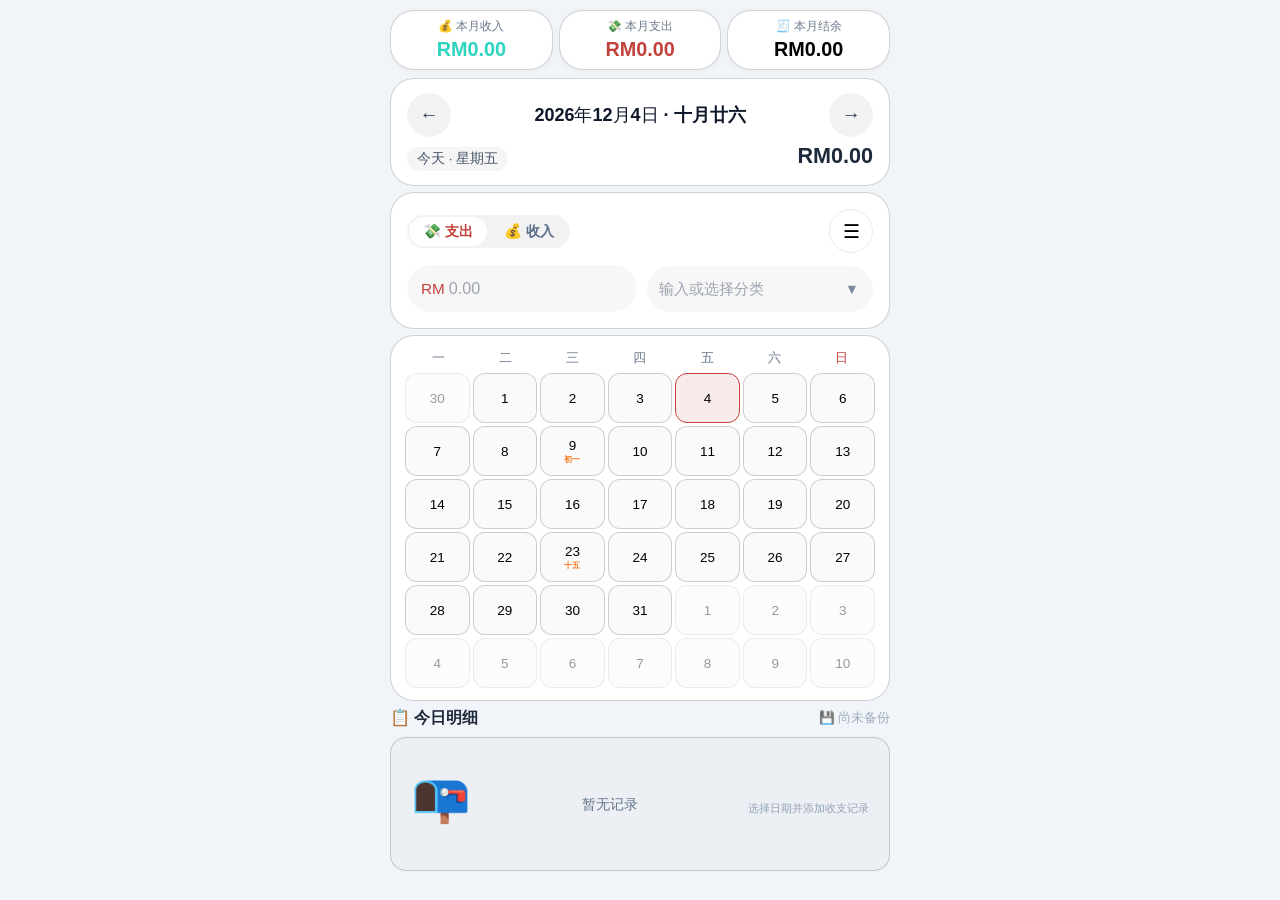
<file: index.html>
<!DOCTYPE html>
<html lang="zh">

<head>
    <link rel="manifest" href="./manifest.json">
    <meta name="theme-color" content="#f1f5f9" media="(prefers-color-scheme: light)">
    <meta name="theme-color" content="#0f172a" media="(prefers-color-scheme: dark)">
    <meta name="apple-mobile-web-app-capable" content="yes">
    <meta name="apple-mobile-web-app-status-bar-style" content="black-translucent">
    <meta name="apple-mobile-web-app-title" content="记账本">
    <link rel="apple-touch-icon" sizes="180x180" href="./icon-180.png">
<link rel="apple-touch-icon" sizes="192x192" href="./icon-192.png">
    <meta charset="UTF-8">
    <meta name="viewport" content="width=device-width, initial-scale=1.0, maximum-scale=1.0, user-scalable=no, viewport-fit=cover">
    <title>收支记账本</title>
    <style>
        * {
            box-sizing: border-box;
            margin: 0;
            padding: 0;
            -webkit-tap-highlight-color: transparent;
        }

        body {
            font-family: -apple-system, BlinkMacSystemFont, 'Segoe UI', Roboto, Helvetica, Arial, sans-serif;
            padding: 10px 10px;
            display: flex;
            justify-content: center;
            transition: background 0.2s ease, color 0.2s ease;
            font-size: var(--font-size-base);
            background: var(--bg-color);
        }

        :root {
            --card-radius: 24px;
            --card-padding: 16px;
            --stat-padding: 8px;
            --input-padding: 12px;
            --font-size-base: 18px;
            --expense-color: #c2413a;
            --income-color: #2dd4bf;
            --spacing-gap: 6px;
            --bg-color: #f1f5f9;
            --card-bg: #ffffff;
            --border-light: rgba(0, 0, 0, 0.18);
            --border-strong-light: rgba(0, 0, 0, 0.25);
        }

        .container {
            max-width: 500px;
            width: 100%;
            margin: 0 auto;
        }

        body,
        .stat-card,
        .input-card,
        .calendar-card,
        .list-card,
        .date-header,
        .amount-box,
        .category-wrapper,
        .calendar-day {
            transition: background 0.2s ease, border-color 0.2s ease, box-shadow 0.2s ease, color 0.2s ease;
        }

        .stats-row {
            display: flex;
            gap: var(--spacing-gap);
            margin-bottom: calc(var(--spacing-gap) + 2px);
        }

        .stat-card {
            flex: 1;
            background: var(--card-bg);
            border-radius: var(--card-radius);
            padding: var(--stat-padding) 4px;
            text-align: center;
            box-shadow: 0 2px 8px rgba(0, 0, 0, 0.03);
            border: 1px solid var(--border-light);
            cursor: pointer;
            transform: scale(1);
        }

        .stat-card:active {
            transform: scale(0.96);
        }

        .stat-number {
            display: inline-block;
        }

        .stat-number.amount-pop,
        .selected-amount.amount-pop {
            animation: amountPop 0.3s ease;
        }

        @keyframes amountPop {
            0% {
                transform: scale(0.85);
                opacity: 0.4;
            }
            60% {
                transform: scale(1.08);
                opacity: 1;
            }
            100% {
                transform: scale(1);
            }
        }

        .stat-label {
            font-size: calc(var(--font-size-base) * 0.65);
            font-weight: 500;
            color: #6c7a8e;
            display: flex;
            align-items: center;
            justify-content: center;
            gap: 3px;
            margin-bottom: 4px;
        }

        .stat-number {
            font-size: calc(var(--font-size-base) * 1.1);
            font-weight: 700;
            font-variant-numeric: tabular-nums;
            white-space: nowrap;
        }

        .stat-card.income .stat-number {
            color: var(--income-color);
        }

        .stat-card.expense .stat-number {
            color: var(--expense-color);
        }

        .stat-card.balance .stat-number.positive {
            color: var(--income-color);
        }

        .stat-card.balance .stat-number.negative {
            color: var(--expense-color);
        }

        .date-header,
        .input-card,
        .calendar-card,
        .list-card {
            background: var(--card-bg);
            border-radius: var(--card-radius);
            border: 1px solid var(--border-light);
            margin-bottom: var(--spacing-gap);
        }

        .date-header {
            padding: calc(var(--card-padding) - 2px) var(--card-padding);
            cursor: pointer;
            user-select: none;
        }

        .calendar-nav {
            display: flex;
            justify-content: space-between;
            align-items: baseline;
            margin-bottom: 6px;
        }

        .nav-btn {
            background: rgba(0, 0, 0, 0.05);
            border: none;
            width: 44px;
            height: 44px;
            border-radius: 44px;
            font-size: 1.2rem;
            cursor: pointer;
            color: #334155;
            transition: transform 0.1s ease;
        }

        .nav-btn:active {
            background: rgba(0, 0, 0, 0.1);
            transform: scale(0.96);
        }

        #currentYearMonthDay {
            font-weight: 650;
            font-size: calc(var(--font-size-base) * 1);
            color: #0f172a;
        }

        .selected-row {
            display: flex;
            justify-content: space-between;
            align-items: baseline;
            margin-top: 2px;
            flex-wrap: wrap;
            gap: 6px;
        }

        .selected-label {
            font-size: calc(var(--font-size-base) * 0.75);
            color: #475569;
            background: rgba(0, 0, 0, 0.04);
            padding: 3px 10px;
            border-radius: 24px;
        }

        .selected-amount {
            font-size: calc(var(--font-size-base) * 1.2);
            font-weight: 700;
        }

        .selected-amount.positive {
            color: var(--income-color);
        }

        .selected-amount.negative {
            color: var(--expense-color);
        }

        .input-card {
            padding: var(--card-padding);
        }

        .input-header {
            display: flex;
            justify-content: space-between;
            align-items: center;
            margin-bottom: calc(var(--card-padding) - 4px);
        }

        .type-switch {
            display: flex;
            background: rgba(0, 0, 0, 0.05);
            border-radius: 32px;
            padding: 2px;
            gap: 3px;
        }

        .type-option {
            padding: 5px 14px;
            border-radius: 28px;
            font-weight: 600;
            font-size: calc(var(--font-size-base) * 0.8);
            cursor: pointer;
            color: #5b6e8c;
            transition: all 0.2s;
        }

        .type-option.expense.active {
            background: var(--card-bg);
            color: var(--expense-color);
        }

        .type-option.income.active {
            background: var(--card-bg);
            color: var(--income-color);
        }

        .menu-container {
            position: relative;
        }

        .menu-button {
            width: 44px;
            height: 44px;
            background: transparent;
            border-radius: 50%;
            border: 1px solid rgba(0, 0, 0, 0.08);
            display: flex;
            align-items: center;
            justify-content: center;
            font-size: 1.2rem;
            cursor: pointer;
            transition: transform 0.1s, background 0.1s;
        }

        .menu-button:active {
            transform: scale(0.95);
            background: rgba(0, 0, 0, 0.06);
        }

        .menu-dropdown {
            position: absolute;
            top: 48px;
            right: 0;
            background: var(--card-bg);
            border-radius: 20px;
            width: 210px;
            box-shadow: 0 10px 24px rgba(0, 0, 0, 0.12);
            display: none;
            z-index: 200;
            max-height: 450px;
            overflow-y: auto;
        }

        .menu-dropdown.show {
            display: block;
        }

        .menu-item {
            padding: 12px 14px;
            font-size: calc(var(--font-size-base) * 0.85);
            border-bottom: 1px solid rgba(0, 0, 0, 0.05);
            cursor: pointer;
            color: #1e293b;
            transition: background 0.1s;
        }

        .menu-item:active {
            background: rgba(0, 0, 0, 0.03);
        }

        .input-row {
            display: flex;
            gap: 10px;
            align-items: center;
        }

        @keyframes breathingGlow {
            0%, 100% {
                opacity: 0.3;
            }
            50% {
                opacity: 1;
            }
        }

        .amount-box {
            flex: 1;
            background: rgba(0, 0, 0, 0.03);
            border-radius: 40px;
            display: flex;
            align-items: center;
            padding: 2px 14px;
            transition: all 0.2s ease;
        }

        .amount-box span {
            font-weight: 500;
            margin-right: 4px;
            font-size: calc(var(--font-size-base) * 0.85);
            transition: color 0.2s ease;
        }

        .amount-box input {
            flex: 1;
            border: none;
            background: transparent;
            padding: var(--input-padding) 0;
            outline: none;
            font-size: calc(var(--font-size-base) * 0.9);
            width: 100%;
            color: #1e293b;
        }

        .amount-box input::placeholder {
            color: #9ca3af;
            animation: breathingGlow 2.6s ease-in-out infinite;
        }

        .amount-box:focus-within {
            box-shadow: 0 0 0 2px var(--focus-color);
            background: rgba(0, 0, 0, 0.05);
        }

        .category-wrapper:focus-within {
            box-shadow: 0 0 0 2px var(--focus-color);
            background: rgba(0, 0, 0, 0.05);
        }

        .category-wrapper {
            flex: 1;
            position: relative;
            background: rgba(0, 0, 0, 0.03);
            border-radius: 40px;
            display: flex;
            align-items: center;
            padding: 2px 12px;
            gap: 4px;
            transition: all 0.2s ease;
        }

        #categoryInput {
            flex: 1;
            border: none;
            background: transparent;
            padding: var(--input-padding) 0;
            outline: none;
            font-size: calc(var(--font-size-base) * 0.85);
            width: 100%;
            color: #1e293b;
            cursor: pointer;
        }

        .category-placeholder {
            position: absolute;
            left: 12px;
            top: 50%;
            transform: translateY(-50%);
            display: flex;
            align-items: center;
            font-size: calc(var(--font-size-base) * 0.85);
            color: #9ca3af;
            pointer-events: none;
            white-space: nowrap;
        }

        .category-placeholder .breathe {
            animation: breathingGlow 2.6s ease-in-out infinite;
        }

        .dropdown-btn {
            background: transparent;
            border: none;
            font-size: calc(var(--font-size-base) * 0.8);
            color: #7e8b9e;
            cursor: pointer;
            padding: 0 2px;
            animation: breathingGlow 2.6s ease-in-out infinite;
        }

        .category-dropdown {
    position: absolute;
    top: calc(100% + 5px);
    left: 0;
    right: 0;
    background: var(--card-bg);
    border-radius: 18px;
    box-shadow: 0 8px 20px rgba(0, 0, 0, 0.15);
    z-index: 150;
    display: none;
    max-height: 220px;
    overflow-y: auto;
    border: 1px solid var(--border-light);
    -webkit-overflow-scrolling: touch;
    transform: translateZ(0);
}

        .category-dropdown.show {
            display: block;
        }

        .category-item {
            padding: 12px 14px;
            cursor: pointer;
            border-bottom: 1px solid rgba(0, 0, 0, 0.05);
            font-size: calc(var(--font-size-base) * 0.85);
            transition: background 0.1s;
        }

        .category-item:last-child {
            border-bottom: none;
        }

        .category-item:active {
            background: rgba(0, 0, 0, 0.05);
        }

        .calendar-card {
            padding: calc(var(--card-padding) - 2px) calc(var(--card-padding) - 2px) calc(var(--card-padding) - 4px);
        }

        .weekdays {
            display: grid;
            grid-template-columns: repeat(7, 1fr);
            text-align: center;
            margin-bottom: 6px;
            font-size: calc(var(--font-size-base) * 0.7);
            font-weight: 500;
            color: #6c7a8e;
        }

        .weekdays span:last-child {
            color: var(--expense-color);
        }

        .calendar-grid {
            display: grid;
            grid-template-columns: repeat(7, 1fr);
            gap: 3px;
        }

        .calendar-day {
            min-height: 50px;
            display: flex;
            flex-direction: column;
            align-items: center;
            justify-content: center;
            background: rgba(0, 0, 0, 0.02);
            border-radius: 12px;
            cursor: pointer;
            font-size: calc(var(--font-size-base) * 0.75);
            border: 1px solid var(--border-light);
            transition: all 0.1s ease;
            padding: 4px 0;
        }

        .calendar-day:active {
            transform: scale(0.96);
        }

        .calendar-day.other-month {
            opacity: 0.4;
        }

        .calendar-day.today {
            background: rgba(194, 65, 58, 0.1);
            border-color: var(--expense-color);
            animation: breath 2s ease-in-out infinite;
        }

        .calendar-day.selected:not(.today) {
            border: 2px solid #3b82f6;
            background: rgba(59, 130, 246, 0.1);
            box-shadow: 0 0 0 1px rgba(59, 130, 246, 0.2);
            animation: daySelectPop 0.25s ease;
        }

        @keyframes daySelectPop {
            0% {
                transform: scale(0.85);
            }
            60% {
                transform: scale(1.06);
            }
            100% {
                transform: scale(1);
            }
        }

        @keyframes breath {
            0% {
                border-color: var(--expense-color);
                background: rgba(194, 65, 58, 0.1);
                box-shadow: 0 0 0px 0px rgba(194, 65, 58, 0.2);
            }

            50% {
                border-color: var(--expense-color);
                background: rgba(194, 65, 58, 0.25);
                box-shadow: 0 0 8px 3px rgba(194, 65, 58, 0.4);
            }

            100% {
                border-color: var(--expense-color);
                background: rgba(194, 65, 58, 0.1);
                box-shadow: 0 0 0px 0px rgba(194, 65, 58, 0.2);
            }
        }

        .day-number {
            font-weight: 500;
        }

        .day-expense {
            font-size: calc(var(--font-size-base) * 0.5);
            color: var(--expense-color);
            margin-top: 1px;
        }

        .day-income {
            font-size: calc(var(--font-size-base) * 0.5);
            color: var(--income-color);
            margin-top: 1px;
        }

        .list-card {
            padding: calc(var(--card-padding) - 2px) var(--card-padding);
            margin-bottom: 8px;
        }

        .entries-header {
            display: flex;
            justify-content: space-between;
            align-items: center;
            margin-bottom: 8px;
            flex-wrap: wrap;
            gap: 4px;
        }

        #backupStatus {
            font-size: calc(var(--font-size-base) * 0.7);
            color: #8b9ab0;
            opacity: 0.8;
        }

        body.dark-mode #backupStatus {
            color: #94a3b8;
        }

        .entries-header h4 {
            font-size: calc(var(--font-size-base) * 0.9);
            font-weight: 600;
            color: #1e293b;
        }

        .view-more-btn {
            background: none;
            border: none;
            color: var(--expense-color);
            font-size: calc(var(--font-size-base) * 0.7);
            cursor: pointer;
            padding: 8px 12px;
            transition: opacity 0.2s;
        }

        .view-more-btn:active {
            opacity: 0.6;
        }

        .entries-list {
            list-style: none;
        }

        .entries-list li {
            background: rgba(0, 0, 0, 0.02);
            border-radius: 16px;
            padding: 8px 10px;
            margin-bottom: 6px;
            display: flex;
            justify-content: space-between;
            align-items: center;
            border: 1px solid var(--border-light);
            transition: all 0.1s;
            animation: entryFadeIn 0.32s ease backwards;
        }

        .entries-list li:active {
            transform: scale(0.98);
        }

        .entries-list li:nth-child(1) { animation-delay: 0.02s; }
        .entries-list li:nth-child(2) { animation-delay: 0.06s; }
        .entries-list li:nth-child(3) { animation-delay: 0.10s; }
        .entries-list li:nth-child(4) { animation-delay: 0.14s; }
        .entries-list li:nth-child(5) { animation-delay: 0.18s; }

        @keyframes entryFadeIn {
            from {
                opacity: 0;
                transform: translateY(8px) scale(0.98);
            }
            to {
                opacity: 1;
                transform: translateY(0) scale(1);
            }
        }

        .entries-list li.entry-removing {
            animation: entryFadeOut 0.22s ease forwards;
        }

        @keyframes entryFadeOut {
            from {
                opacity: 1;
                transform: scale(1);
                max-height: 100px;
            }
            to {
                opacity: 0;
                transform: scale(0.9);
                max-height: 0;
                margin-bottom: 0;
                padding-top: 0;
                padding-bottom: 0;
            }
        }

        .entry-info {
            flex: 1;
        }

        .entry-note {
            font-weight: 500;
            font-size: calc(var(--font-size-base) * 0.85);
            color: #1e293b;
        }

        .entry-time {
            font-size: calc(var(--font-size-base) * 0.6);
            color: #8b9ab0;
            margin-top: 2px;
        }

        .entry-actions {
            display: flex;
            gap: 12px;
            align-items: center;
        }

        .entry-amount {
            font-weight: 700;
            font-size: calc(var(--font-size-base) * 0.85);
        }

        .entry-amount.expense {
            color: var(--expense-color);
        }

        .entry-amount.income {
            color: var(--income-color);
        }

        .edit-btn,
        .delete-btn {
            cursor: pointer;
            font-size: calc(var(--font-size-base) * 0.9);
            opacity: 0.6;
            transition: opacity 0.1s;
            padding: 4px;
        }

        .edit-btn:active,
        .delete-btn:active {
            opacity: 1;
            transform: scale(0.95);
        }

        .empty-state {
            text-align: center;
            color: #a0b3cc;
            padding: 20px;
            font-size: calc(var(--font-size-base) * 0.8);
        }

        .toast-container {
            position: fixed;
            bottom: 20px;
            left: 50%;
            transform: translateX(-50%);
            z-index: 1100;
            pointer-events: none;
        }

        .toast {
            background: #1e293b;
            color: white;
            padding: 8px 18px;
            border-radius: 32px;
            font-size: calc(var(--font-size-base) * 0.8);
            animation: fadeInOut 2s ease;
            box-shadow: 0 4px 12px rgba(0, 0, 0, 0.15);
        }

        @keyframes fadeInOut {
            0% {
                opacity: 0;
                transform: translateY(10px);
            }

            15% {
                opacity: 1;
                transform: translateY(0);
            }

            85% {
                opacity: 1;
                transform: translateY(0);
            }

            100% {
                opacity: 0;
                transform: translateY(-10px);
            }
        }

        .modal-overlay {
            position: fixed;
            top: 0;
            left: 0;
            width: 100%;
            height: 100%;
            background: rgba(0, 0, 0, 0.5);
            display: flex;
            align-items: center;
            justify-content: center;
            z-index: 1000;
            animation: fadeIn 0.2s ease;
        }

        @keyframes fadeIn {
            from {
                opacity: 0;
            }

            to {
                opacity: 1;
            }
        }

        .modal-content {
    background: white;
    border-radius: 28px;
    width: 90%;
    max-width: 360px;
    max-height: 85vh;
    overflow: hidden;
    display: flex;
    flex-direction: column;
    animation: slideUp 0.2s ease;
    box-shadow: 0 20px 35px rgba(0, 0, 0, 0.2);
}

        .modal-header {
            display: flex;
            justify-content: space-between;
            align-items: center;
            padding: 16px 20px;
            border-bottom: 1px solid var(--border-light);
        }

        .modal-title {
            font-size: 1.2rem;
            font-weight: 600;
            margin: 0;
        }

        .modal-close {
            background: none;
            border: none;
            font-size: 1.2rem;
            cursor: pointer;
            padding: 4px 8px;
            border-radius: 20px;
            color: #64748b;
        }

        .modal-close:hover {
            background: #f1f5f9;
        }

        .modal-body {
    flex: 1;
    overflow-y: auto;
    padding: 16px 20px;

    -webkit-overflow-scrolling: touch;

    /* 👇 新增关键 */
    min-height: 0;
    max-height: 100%;
    touch-action: pan-y;
}

        .modal-footer {
            padding: 12px 20px;
            border-top: 1px solid var(--border-light);
        }

        @keyframes slideUp {
            from {
                opacity: 0;
                transform: translateY(20px);
            }

            to {
                opacity: 1;
                transform: translateY(0);
            }
        }

        .modal-overlay.closing {
            animation: fadeOut 0.18s ease forwards;
        }

        .modal-content.closing {
            animation: slideDown 0.18s ease forwards;
        }

        @keyframes fadeOut {
            from { opacity: 1; }
            to { opacity: 0; }
        }

        @keyframes slideDown {
            from {
                opacity: 1;
                transform: translateY(0);
            }
            to {
                opacity: 0;
                transform: translateY(16px);
            }
        }

        .settings-item {
            margin-bottom: 20px;
            border-bottom: 1px solid #f0f0f0;
            padding-bottom: 16px;
        }

        .settings-item:last-child {
            border-bottom: none;
        }

        .settings-label {
            font-size: calc(var(--font-size-base) * 0.75);
            font-weight: 500;
            color: #64748b;
        }

        .settings-value {
            font-size: calc(var(--font-size-base) * 0.7);
            color: #94a3b8;
            margin-top: 4px;
        }

        .reset-btn {
            background: #f1f5f9;
            border: none;
            padding: 10px;
            border-radius: 28px;
            width: 100%;
            margin-top: 10px;
            cursor: pointer;
            font-size: 0.85rem;
            color: #c2413a;
            transition: all 0.1s;
        }

        .close-btn {
            width: 100%;
            background: #f1f5f9;
            border: none;
            padding: 10px;
            border-radius: 28px;
            cursor: pointer;
            font-size: 0.85rem;
            transition: all 0.1s;
        }

        .close-btn:active,
        .reset-btn:active {
            background: #e2e8f0;
            transform: scale(0.98);
        }

        .hsl-group {
            margin-top: 8px;
        }

        .hsl-row {
            display: flex;
            align-items: center;
            gap: 10px;
            width: 100%;
            margin-top: 6px;
        }

        .hsl-sub-label {
            width: 42px;
            font-size: 0.7rem;
            color: #6c7a8e;
            flex-shrink: 0;
        }

        .color-preview-block {
            width: 42px;
            height: 36px;
            border-radius: 12px;
            border: 1px solid #ddd;
            flex-shrink: 0;
        }

        .hsl-row input[type="range"],
        .settings-item input[type="range"] {
            flex: 1 1 auto;
            width: 100%;
            min-width: 0;
            display: block;
            height: 5px;
            appearance: none;
            border-radius: 999px;
            background: linear-gradient(to right, #e5e7eb, #cbd5e1);
            outline: none;
        }

        .hsl-row input[type="range"]::-webkit-slider-thumb,
        .settings-item input[type="range"]::-webkit-slider-thumb {
            appearance: none;
            width: 18px;
            height: 18px;
            border-radius: 50%;
            background: #ffffff;
            border: 2px solid #cbd5e1;
            cursor: pointer;
            box-shadow: 0 2px 8px rgba(0, 0, 0, 0.2);
        }

        .hsl-row input[type="range"]:active::-webkit-slider-thumb,
        .settings-item input[type="range"]:active::-webkit-slider-thumb {
            transform: scale(1.1);
        }

        .edit-cat-btn,
        .delete-cat-btn {
            border: none;
            padding: 6px 12px;
            border-radius: 20px;
            font-size: 0.75rem;
            font-weight: 500;
        }

        .edit-cat-btn {
            background: rgba(59, 130, 246, 0.1);
            color: #3b82f6;
        }

        .delete-cat-btn {
            background: rgba(239, 68, 68, 0.1);
            color: #ef4444;
        }

        .add-cat-input {
            display: flex;
            gap: 8px;
            margin-top: 14px;
        }

        .add-cat-input input {
            flex: 1;
            padding: 8px;
            border-radius: 28px;
            border: 1px solid #e2e8f0;
            outline: none;
            font-size: 0.85rem;
        }

        .add-cat-input button {
            background: var(--income-color);
            color: white;
            border: none;
            padding: 8px 14px;
            border-radius: 28px;
            cursor: pointer;
            font-size: 0.8rem;
        }

        .search-result-item {
            padding: 10px;
            border-bottom: 1px solid var(--border-light);
            display: flex;
            cursor: pointer;
            justify-content: space-between;
        }

        .pay-card {
            display: flex;
            align-items: center;
            gap: 12px;
            padding: 14px 16px;
            border-radius: 18px;
            background: rgba(0, 0, 0, 0.04);
            cursor: pointer;
            transition: all 0.15s;
            border: 1px solid var(--border-light);
        }

        .pay-card:active {
            background: rgba(0, 0, 0, 0.08);
            transform: scale(0.98);
        }

        @media (max-width: 380px) {
            .calendar-day {
                min-height: 40px;
                font-size: calc(var(--font-size-base) * 0.7);
            }

            .day-expense,
            .day-income {
                font-size: calc(var(--font-size-base) * 0.45);
            }
        }

        /* 暗色模式 */
        body.dark-mode {
            --bg-color: #0f172a;
            --card-bg: #1e293b;
            --border-light: rgba(255, 255, 255, 0.08);
            --border-strong-light: rgba(255, 255, 255, 0.18);
        }

        body.dark-mode .stat-card,
        body.dark-mode .input-card,
        body.dark-mode .calendar-card,
        body.dark-mode .list-card,
        body.dark-mode .date-header {
            border-color: rgba(255, 255, 255, 0.15);
            background: var(--card-bg);
        }

        body.dark-mode .stat-label {
            color: #94a3b8;
        }

        body.dark-mode .selected-label {
            background: rgba(255, 255, 255, 0.15);
            color: #cbd5e1;
        }

        body.dark-mode .entries-header h4 {
            color: #f1f5f9;
        }

        body.dark-mode .entries-list li {
            background: rgba(255, 255, 255, 0.08);
            border-color: rgba(255, 255, 255, 0.1);
        }

        body.dark-mode .entry-note {
            color: #f1f5f9;
        }

        body.dark-mode .entry-time {
            color: #94a3b8;
        }

        body.dark-mode .amount-box input,
        body.dark-mode #categoryInput {
            color: #f1f5f9;
        }

        body.dark-mode .category-dropdown {
            background: #1e293b;
            border-color: rgba(255, 255, 255, 0.1);
        }

        body.dark-mode .category-item {
            color: #e2e8f0;
            border-bottom-color: rgba(255, 255, 255, 0.1);
        }

        body.dark-mode .menu-button {
            background: transparent;
            border: 1px solid rgba(255, 255, 255, 0.15);
            color: #e2e8f0;
        }

        body.dark-mode .menu-button:active {
            background: rgba(255, 255, 255, 0.12);
        }

        body.dark-mode .menu-dropdown {
            background: #1e293b;
            border: 1px solid rgba(255, 255, 255, 0.1);
        }

        body.dark-mode .menu-item {
            color: #e2e8f0 !important;
            border-bottom-color: rgba(255, 255, 255, 0.1);
        }

        body.dark-mode .nav-btn {
            background: rgba(255, 255, 255, 0.12);
            color: #e2e8f0;
        }

        body.dark-mode .type-switch {
            background: rgba(255, 255, 255, 0.12);
        }

        body.dark-mode .type-option {
            color: #94a3b8;
        }

        body.dark-mode .weekdays {
            color: #94a3b8;
        }

        body.dark-mode #currentYearMonthDay {
            color: #f1f5f9;
        }

        body.dark-mode .calendar-day {
            background: rgba(255, 255, 255, 0.06);
            border-color: rgba(255, 255, 255, 0.1);
            color: #e2e8f0;
        }

        body.dark-mode .modal-content {
            background: #1e293b;
            color: #f1f5f9;
        }

        body.dark-mode .modal-header {
            border-bottom-color: rgba(255, 255, 255, 0.1);
        }

        body.dark-mode .modal-close {
            color: #94a3b8;
        }

        body.dark-mode .settings-item {
            border-bottom-color: rgba(255, 255, 255, 0.1);
        }

        body.dark-mode .settings-label {
            color: #cbd5e1 !important;
        }

        body.dark-mode .reset-btn,
        body.dark-mode .close-btn {
            background: rgba(255, 255, 255, 0.1) !important;
            color: #e2e8f0 !important;
        }

        body.dark-mode .hsl-row input[type="range"],
        body.dark-mode .settings-item input[type="range"] {
            background: linear-gradient(to right, #334155, #475569);
        }

        body.dark-mode .hsl-row input[type="range"]::-webkit-slider-thumb {
            background: #1e293b;
            border: 2px solid #64748b;
        }

        .selected-amount {
            color: #1e293b;
        }

        body.dark-mode .selected-amount {
            color: #e2e8f0;
        }

        .selected-amount.positive {
            color: var(--income-color) !important;
        }

        .selected-amount.negative {
            color: var(--expense-color) !important;
        }

        .float-back-top {
            position: fixed;
            bottom: 80px;
            right: 20px;
            width: 48px;
            height: 48px;
            border-radius: 50%;
            background: var(--expense-color);
            color: white;
            display: none;
            align-items: center;
            justify-content: center;
            cursor: pointer;
            box-shadow: 0 4px 12px rgba(0, 0, 0, 0.2);
            z-index: 900;
            font-size: 20px;
            transition: transform 0.2s;
        }

        .float-back-top:active {
            transform: scale(0.95);
        }

        .float-back-top.show {
            display: flex;
        }

        button:focus-visible,
        input:focus-visible,
        select:focus-visible,
        .calendar-day:focus-visible {
            outline: 2px solid var(--expense-color);
            outline-offset: 2px;
            position: relative;
            z-index: 1;
        }

        button:focus,
        input:focus,
        select:focus {
            outline: none;
        }

        .modal-content button:focus-visible,
        .modal-content input:focus-visible {
            outline: 2px solid var(--expense-color);
            outline-offset: 2px;
        }

        .category-list-item {
            display: flex;
            justify-content: space-between;
            align-items: center;
            padding: 10px;
            border-bottom: 1px solid #edf2f7;
            font-size: 0.85rem;
            cursor: grab;
            user-select: none;
            transition: background 0.1s ease;
        }

        .category-list-item:active {
            cursor: grabbing;
        }

        .category-list-item.dragging {
            opacity: 0.5;
            background: rgba(0, 0, 0, 0.05);
        }

        .category-list-item.drag-over {
            border-top: 2px solid var(--expense-color);
        }

        .drag-handle {
            cursor: grab;
            margin-right: 10px;
            color: #94a3b8;
            font-size: 1rem;
            user-select: none;
        }

        .drag-handle:active {
            cursor: grabbing;
        }

        body.dark-mode .category-list-item.dragging {
            background: rgba(255, 255, 255, 0.1);
        }

        body.dark-mode .category-list-item.drag-over {
            border-top-color: var(--expense-color);
        }

        body.dark-mode .drag-handle {
            color: #64748b;
        }

        .highlight-category {
            background-color: #fef3c7 !important;
            transition: background-color 0.3s;
        }

        .loading-spinner {
            display: inline-block;
            width: 20px;
            height: 20px;
            border: 3px solid rgba(255, 255, 255, 0.3);
            border-radius: 50%;
            border-top-color: #fff;
            animation: spin 0.8s linear infinite;
        }

        @keyframes spin {
            to {
                transform: rotate(360deg);
            }
        }

        .pax-modal-content {
            max-width: 320px;
        }

        .pax-options {
            display: flex;
            flex-wrap: wrap;
            gap: 12px;
            justify-content: center;
            padding: 8px 0;
        }

        .pax-option {
            width: 70px;
            height: 70px;
            border-radius: 20px;
            background: rgba(0, 0, 0, 0.04);
            display: flex;
            flex-direction: column;
            align-items: center;
            justify-content: center;
            cursor: pointer;
            transition: all 0.15s ease;
            border: 2px solid transparent;
        }

        .pax-option:hover {
            background: rgba(0, 0, 0, 0.08);
        }

        .pax-option.selected {
            border-color: var(--expense-color);
            background: rgba(194, 65, 58, 0.1);
        }

        .pax-number {
            font-size: 28px;
            font-weight: 700;
            color: #1e293b;
        }

        .pax-label {
            font-size: 12px;
            color: #64748b;
            margin-top: 2px;
        }

        .pax-option.selected .pax-number {
            color: var(--expense-color);
        }

        .pax-option.selected .pax-label {
            color: var(--expense-color);
        }

        body.dark-mode .pax-option {
            background: rgba(255, 255, 255, 0.08);
        }

        body.dark-mode .pax-option:hover {
            background: rgba(255, 255, 255, 0.12);
        }

        body.dark-mode .pax-option.selected {
            background: rgba(194, 65, 58, 0.2);
        }

        body.dark-mode .pax-number {
            color: #e2e8f0;
        }

        body.dark-mode .pax-label {
            color: #94a3b8;
        }

        .pax-confirm-btn {
            width: 100%;
            padding: 14px;
            border: none;
            border-radius: 32px;
            background: var(--expense-color);
            color: white;
            font-size: 16px;
            font-weight: 600;
            cursor: pointer;
            margin-top: 16px;
            transition: all 0.15s ease;
        }

        .pax-confirm-btn:active {
            transform: scale(0.98);
            opacity: 0.9;
        }

        .pax-skip-btn {
            width: 100%;
            padding: 10px;
            border: none;
            border-radius: 32px;
            background: transparent;
            color: #64748b;
            font-size: 14px;
            cursor: pointer;
            margin-top: 8px;
            text-decoration: underline;
            text-underline-offset: 3px;
        }

        .pax-skip-btn:active {
            opacity: 0.7;
        }

        body.dark-mode .pax-skip-btn {
            color: #94a3b8;
        }

        body.dark-mode input,
        body.dark-mode .custom-select-trigger,
        body.dark-mode textarea,
        body.dark-mode select {
            background: #1e293b !important;
            color: #e2e8f0 !important;
            border-color: rgba(255, 255, 255, 0.3);
        }

        body.dark-mode input::placeholder,
        body.dark-mode textarea::placeholder {
            color: #64748b;
        }

        body.dark-mode .category-placeholder {
            color: #64748b;
        }

        body.dark-mode input:focus,
        body.dark-mode .custom-select-trigger:focus {
            border-color: var(--focus-color);
        }

        body.dark-mode .modal-content input,
        body.dark-mode .modal-content .custom-select-trigger {
            background: #0f172a !important;
            border-color: rgba(255, 255, 255, 0.2);
        }

        body.dark-mode .amount-box,
        body.dark-mode .category-wrapper {
            background: #1e293b !important;
            border: 1px solid rgba(255, 255, 255, 0.1) !important;
        }

        body.dark-mode .amount-box:focus-within,
        body.dark-mode .category-wrapper:focus-within {
            box-shadow: 0 0 0 2px var(--focus-color) !important;
        }

        body.dark-mode .amount-box input,
        body.dark-mode #categoryInput {
            background: transparent !important;
            color: #e2e8f0 !important;
            border: none !important;
            outline: none !important;
        }

        .custom-select {
            position: relative;
            width: 100%;
        }

        .custom-select-trigger {
            width: 100%;
            padding: 12px 16px;
            border-radius: 28px;
            border: 1px solid rgba(0, 0, 0, 0.1);
            background: var(--card-bg);
            display: flex;
            justify-content: space-between;
            align-items: center;
            cursor: pointer;
            font-size: 15px;
            transition: all 0.15s;
        }

        .custom-select-trigger:active {
            background: rgba(0, 0, 0, 0.05);
        }

        .custom-select-trigger .arrow {
            font-size: 12px;
            color: #64748b;
            transition: transform 0.2s;
        }

        .custom-select.open .custom-select-trigger .arrow {
            transform: rotate(180deg);
        }

        .custom-select.open .custom-select-dropdown {
            display: block;
        }

        .custom-select-option {
            padding: 12px 16px;
            cursor: pointer;
            font-size: 15px;
            border-bottom: 1px solid rgba(0, 0, 0, 0.05);
            transition: background 0.1s;
        }

        .custom-select-option:last-child {
            border-bottom: none;
        }

        .custom-select-option:hover,
        .custom-select-option:active {
            background: rgba(0, 0, 0, 0.05);
        }

        .custom-select-option.selected {
            background: rgba(194, 65, 58, 0.1);
            color: var(--expense-color);
            font-weight: 500;
        }

        body.dark-mode .custom-select-trigger {
            border-color: rgba(255, 255, 255, 0.15);
        }

        body.dark-mode .custom-select-dropdown {
            background: #1e293b;
            border-color: rgba(255, 255, 255, 0.1);
        }

        body.dark-mode .custom-select-option {
            border-bottom-color: rgba(255, 255, 255, 0.1);
            color: #e2e8f0;
        }

        body.dark-mode .custom-select-option:hover {
            background: rgba(255, 255, 255, 0.1);
        }

        body.dark-mode .custom-select-option.selected {
            background: rgba(194, 65, 58, 0.2);
        }

        body.dark-mode .custom-select-trigger:active {
            background: rgba(255, 255, 255, 0.1);
        }

        .select-overlay {
            position: fixed;
            top: 0;
            left: 0;
            right: 0;
            bottom: 0;
            z-index: 1005;
            display: none;
        }

        .select-overlay.show {
            display: block;
        }

        .highlight-entry {
            background: rgba(194, 65, 58, 0.15) !important;
            border: 2px solid var(--expense-color) !important;
            transition: all 0.3s ease;
            animation: pulse-highlight 1.5s ease-in-out;
        }

        @keyframes pulse-highlight {
            0% {
                background: rgba(194, 65, 58, 0.3);
            }

            50% {
                background: rgba(194, 65, 58, 0.1);
            }

            100% {
                background: rgba(194, 65, 58, 0.15);
            }
        }

        body.dark-mode .highlight-entry {
            background: rgba(194, 65, 58, 0.25) !important;
        }

        .arrow {
            font-size: 12px;
            opacity: 0.6;
            transition: 0.2s;
        }

        .select-box {
            background: var(--card-bg);
            border-radius: 16px;
            border: 1px solid rgba(0, 0, 0, 0.1);
            position: relative;
            cursor: pointer;
        }

        body.dark-mode .select-box {
            border-color: rgba(255, 255, 255, 0.15);
            background: #1e293b;
        }

        .select-display {
            display: flex;
            justify-content: space-between;
            align-items: center;
            padding: 12px 16px;
            font-size: 15px;
        }

        .select-display .text {
            color: #1e293b;
        }

        body.dark-mode .select-display .text {
            color: #e2e8f0;
        }

        .select-display .arrow {
            font-size: 12px;
            color: #64748b;
            transition: transform 0.2s;
        }

        body.dark-mode .select-display .arrow {
            color: #94a3b8;
        }

        .select-options {
            display: none;
            position: absolute;
            top: calc(100% + 5px);
            left: 0;
            right: 0;
            background: var(--card-bg);
            border-radius: 16px;
            box-shadow: 0 8px 24px rgba(0, 0, 0, 0.15);
            z-index: 1010;
            max-height: 280px;
            overflow-y: auto;
            border: 1px solid rgba(0, 0, 0, 0.1);
        }

        body.dark-mode .select-options {
            background: #1e293b;
            border-color: rgba(255, 255, 255, 0.1);
            box-shadow: 0 8px 24px rgba(0, 0, 0, 0.4);
        }

        .select-options div {
            padding: 12px 16px;
            cursor: pointer;
            font-size: 15px;
            border-bottom: 1px solid rgba(0, 0, 0, 0.05);
            transition: background 0.1s;
            color: #1e293b;
        }

        body.dark-mode .select-options div {
            color: #e2e8f0;
            border-bottom-color: rgba(255, 255, 255, 0.1);
        }

        .select-options div:last-child {
            border-bottom: none;
        }

        .select-options div:hover,
        .select-options div:active {
            background: rgba(0, 0, 0, 0.05);
        }

        body.dark-mode .select-options div:hover,
        body.dark-mode .select-options div:active {
            background: rgba(255, 255, 255, 0.1);
        }

        .select-options div.active {
            background: rgba(194, 65, 58, 0.1);
            color: var(--expense-color);
            font-weight: 500;
        }

        body.dark-mode .select-options div.active {
            background: rgba(194, 65, 58, 0.2);
        }

        #customBox {
            margin-top: 12px;
            padding: 12px;
            background: rgba(0, 0, 0, 0.03);
            border-radius: 16px;
            display: flex;
            align-items: center;
            gap: 8px;
            flex-wrap: wrap;
        }

        body.dark-mode #customBox {
            background: rgba(255, 255, 255, 0.05);
        }

        #customBox input[type="date"] {
            flex: 1;
            min-width: 130px;
            padding: 10px 12px;
            border-radius: 12px;
            border: 1px solid rgba(0, 0, 0, 0.1);
            background: var(--card-bg);
            font-size: 14px;
            color: #1e293b;
            outline: none;
        }

        body.dark-mode #customBox input[type="date"] {
            background: #0f172a;
            border-color: rgba(255, 255, 255, 0.2);
            color: #e2e8f0;
        }

        #customBox input[type="date"]::-webkit-calendar-picker-indicator {
            cursor: pointer;
            opacity: 0.6;
        }

        body.dark-mode #customBox input[type="date"]::-webkit-calendar-picker-indicator {
            filter: invert(1);
        }

        .btn-cancel {
            width: 100%;
            padding: 12px;
            border: none;
            border-radius: 12px;
            background: #f1f5f9;
            color: #64748b;
            font-size: 15px;
            cursor: pointer;
            margin-top: 8px;
            transition: all 0.15s;
        }

        body.dark-mode .btn-cancel {
            background: rgba(255, 255, 255, 0.1);
            color: #cbd5e1;
        }

        .btn-cancel:active {
            background: #e2e8f0;
            transform: scale(0.98);
        }

        body.dark-mode .btn-cancel:active {
            background: rgba(255, 255, 255, 0.15);
        }

        .export-section-title {
            font-weight: 600;
            margin-bottom: 8px;
            color: #1e293b;
            font-size: 14px;
        }

        body.dark-mode .export-section-title {
            color: #e2e8f0;
        }

        body.dark-mode .modal-content input,
        body.dark-mode .modal-content .custom-select-trigger,
        body.dark-mode #editAmount,
        body.dark-mode #editCategory,
        body.dark-mode #editCatInput,
        body.dark-mode #newCategoryName,
        body.dark-mode #deleteConfirmInput,
        body.dark-mode #searchKeyword,
        body.dark-mode #searchStartDate,
        body.dark-mode #searchEndDate,
        body.dark-mode #searchMinAmount,
        body.dark-mode #searchMaxAmount {
            border: 1px solid rgba(255, 255, 255, 0.25) !important;
            background: #0f172a !important;
            color: #e2e8f0 !important;
        }

        body.dark-mode .modal-content input:focus {
            border-color: var(--expense-color) !important;
            box-shadow: 0 0 0 2px rgba(194, 65, 58, 0.3) !important;
        }

        body.dark-mode .custom-select-option:hover,
        body.dark-mode .select-options div:hover {
            background: rgba(255, 255, 255, 0.15) !important;
        }

        body.dark-mode .modal-content .settings-item {
            border-bottom-color: rgba(255, 255, 255, 0.1) !important;
        }

        body.dark-mode input[type="range"] {
            background: linear-gradient(to right, #475569, #64748b) !important;
        }

        body.dark-mode input[type="range"]::-webkit-slider-thumb {
            background: #e2e8f0 !important;
            border: 2px solid #94a3b8 !important;
        }

        body.dark-mode .modal-content {
            background: #1e293b !important;
            color: #f1f5f9 !important;
        }

        body.dark-mode .category-list-item {
            border-bottom-color: rgba(255, 255, 255, 0.1) !important;
        }

        body.dark-mode #searchResults {
            border-top-color: rgba(255, 255, 255, 0.1) !important;
        }

        body.dark-mode .search-result-item {
            border-bottom-color: rgba(255, 255, 255, 0.08) !important;
            color: #e2e8f0 !important;
        }

        body.dark-mode .pay-card {
            background: rgba(255, 255, 255, 0.06) !important;
            border-color: rgba(255, 255, 255, 0.1) !important;
        }

        body.dark-mode .pay-card:active {
            background: rgba(255, 255, 255, 0.12) !important;
        }

        body.dark-mode .pax-option {
            background: rgba(255, 255, 255, 0.06) !important;
        }

        body.dark-mode .pax-option.selected {
            background: rgba(194, 65, 58, 0.25) !important;
        }

        body.dark-mode .color-preview-block {
            border-color: rgba(255, 255, 255, 0.2) !important;
        }

        body.dark-mode .select-box {
            border-color: rgba(255, 255, 255, 0.15) !important;
            background: #1e293b !important;
        }

        body.dark-mode button:disabled {
            opacity: 0.5 !important;
            background: rgba(255, 255, 255, 0.1) !important;
            color: #94a3b8 !important;
        }

        .export-note-modal {
            background: var(--card-bg);
            border: 1px solid var(--border-light);
            transition: background 0.2s ease, border-color 0.2s ease;
        }

        .export-note-modal .modal-title {
            color: #1e293b;
            transition: color 0.2s ease;
        }

        body.dark-mode .export-note-modal {
            background: #1e293b;
            border-color: rgba(255, 255, 255, 0.15);
        }

        body.dark-mode .export-note-modal .modal-title {
            color: #f1f5f9;
        }

        body.dark-mode .export-note-modal .cancel-btn {
            background: #475569 !important;
        }

        body.dark-mode .export-note-modal .record-badge {
            background: #334155 !important;
            color: #cbd5e1 !important;
        }

        body.dark-mode .export-note-modal textarea {
            background: #0f172a !important;
            border-color: rgba(255, 255, 255, 0.2) !important;
            color: #e2e8f0 !important;
        }

        body.dark-mode #noteInput {
            background: #0f172a !important;
            border-color: rgba(255, 255, 255, 0.2) !important;
            color: #e2e8f0 !important;
        }

        body.dark-mode #noteInput::placeholder {
            color: #64748b !important;
        }

        body.dark-mode #skipNoteBtn {
            background: rgba(255, 255, 255, 0.1) !important;
            color: #cbd5e1 !important;
        }

        .currency-option,
        .lang-option {
            transition: all 0.2s ease;
        }

        body.dark-mode .currency-option,
        body.dark-mode .lang-option {
            color: #e2e8f0 !important;
        }

        body.dark-mode .currency-option:hover,
        body.dark-mode .lang-option:hover {
            background: rgba(255, 255, 255, 0.1) !important;
        }
        body.modal-open {
    overflow: hidden;
    position: fixed;
    width: 100%;
}
.custom-select-dropdown {
    position: absolute;
    z-index: 10000;
    max-height: 280px;
    height: auto;
    overflow-y: auto;
    overflow-x: hidden;
    background: var(--card-bg);
    border-radius: 16px;
    box-shadow: 0 8px 24px rgba(0, 0, 0, 0.2);
    border: 1px solid var(--border-light);
    display: none;
    -webkit-overflow-scrolling: touch !important;
    transform: translateZ(0) !important;
    touch-action: pan-y !important;
}
        .feature-hint {
            font-size: 11px;
            background: rgba(0, 0, 0, 0.05);
            padding: 6px 10px;
            border-radius: 12px;
            text-align: center;
            margin-top: 8px;
            color: #5b6e8c;
        }
        body.dark-mode .feature-hint {
            background: rgba(255, 255, 255, 0.08);
            color: #94a3b8;
        }
        /* 农历特殊标识：初一十五 呼吸动画 */
.day-lunar-special {
    font-size: calc(var(--font-size-base) * 0.45);
    color: #f97316;
    text-align: center;
    margin-top: 2px;
    font-weight: 600;
    line-height: 1.2;
    animation: lunarBreathing 2.2s ease-in-out infinite;
}

@keyframes lunarBreathing {
    0% {
        opacity: 0.6;
        transform: scale(0.92);
        text-shadow: 0 0 0px rgba(249, 115, 22, 0);
    }
    50% {
        opacity: 1;
        transform: scale(1.08);
        text-shadow: 0 0 5px rgba(249, 115, 22, 0.5);
    }
    100% {
        opacity: 0.6;
        transform: scale(0.92);
        text-shadow: 0 0 0px rgba(249, 115, 22, 0);
    }
}

/* 暗色模式下的农历颜色 */
body.dark-mode .day-lunar-special {
    color: #fb923c;
}
/* ========= 优雅毛玻璃弹窗（精简版，无特大图标） ========= */
.elegant-toast-overlay {
    position: fixed;
    top: 0;
    left: 0;
    width: 100%;
    height: 100%;
    z-index: 10001;
    display: flex;
    align-items: center;
    justify-content: center;
    pointer-events: none;
}
.elegant-toast-card {
    background: rgba(30, 41, 59, 0.92);
    backdrop-filter: blur(20px);
    -webkit-backdrop-filter: blur(20px);
    border-radius: 32px;
    padding: 18px 26px;
    min-width: 220px;
    max-width: 300px;
    text-align: center;
    box-shadow: 0 20px 35px -10px rgba(0,0,0,0.3);
    animation: toastFloatIn 0.25s ease-out;
    pointer-events: auto;
}
body.dark-mode .elegant-toast-card {
    background: rgba(15, 23, 42, 0.94);
}
.toast-line { margin: 5px 0; line-height: 1.4; font-size: 16px; font-weight: 500; }
.toast-line.status { color: white; }
.toast-line.detail { color: rgba(255,255,255,0.85); }
.toast-line.amount { font-weight: 600; margin-top: 6px; }
.toast-line.amount.expense { color: #fda4af; }
.toast-line.amount.income { color: #6ee7b7; }

@keyframes toastFloatIn {
    0% { opacity: 0; transform: translateY(16px) scale(0.96); }
    100% { opacity: 1; transform: translateY(0) scale(1); }
}
    </style>
</head>

<body>
    <div id="loadingOverlay" style="position:fixed;top:0;left:0;width:100%;height:100%;background:var(--bg-color);display:flex;align-items:center;justify-content:center;z-index:9999;transition:opacity 0.3s ease;">
        <div style="text-align:center;">
            <div class="loading-spinner" style="width:40px;height:40px;border:4px solid rgba(0,0,0,0.1);border-top-color:var(--expense-color);"></div>
            <div style="margin-top:16px;color:#64748b;font-size:14px;">加载中...</div>
        </div>
    </div>
    <script>
        // 兜底保护：独立于主脚本运行。若8秒后主流程仍未完成初始化（多为浏览器
        // 不支持/禁用了 IndexedDB，如无痕模式或以 file:// 方式直接打开本文件），
        // 主动提示原因，而不是让用户误以为在正常加载。
        setTimeout(function() {
            var overlay = document.getElementById('loadingOverlay');
            if (overlay && overlay.style.display !== 'none' && overlay.style.opacity !== '0') {
                overlay.innerHTML = '<div style="text-align:center;padding:24px;max-width:320px;">' +
                    '<div style="font-size:15px;color:#334155;font-weight:600;margin-bottom:8px;">加载时间过长</div>' +
                    '<div style="font-size:13px;color:#64748b;line-height:1.6;">当前浏览器可能不支持或禁用了本地存储（IndexedDB），常见于无痕/隐私模式，或直接双击打开本地文件而非通过网址访问。<br><br>请尝试：更换为 Chrome 浏览器、退出无痕模式，或将文件部署到网页服务器后再访问。</div>' +
                    '</div>';
            }
        }, 8000);
    </script>

    <div class="container">
        <div class="stats-row">
            <div class="stat-card income" role="button" tabindex="0" aria-label="查看本月收入详情">
                <div class="stat-label">💰 本月收入</div>
                <div class="stat-number" id="monthIncomeAmount">+RM0.00</div>
            </div>
            <div class="stat-card expense" role="button" tabindex="0" aria-label="查看本月支出详情">
                <div class="stat-label">💸 本月支出</div>
                <div class="stat-number" id="monthExpenseAmount">-RM0.00</div>
            </div>
            <div class="stat-card balance" role="button" tabindex="0" aria-label="查看本月结余详情">
                <div class="stat-label">🧾 本月结余</div>
                <div class="stat-number" id="monthBalanceAmount">RM0.00</div>
            </div>
        </div>

        <div class="date-header" id="swipeArea" role="button" tabindex="0" aria-label="滑动切换月份，点击选择日期">
            <div class="calendar-nav">
                <button class="nav-btn" id="prevMonth" aria-label="上个月">←</button>
                <div id="currentYearMonthDay"></div>
                <button class="nav-btn" id="nextMonth" aria-label="下个月">→</button>
            </div>
            <div class="selected-row">
                <div class="selected-label" id="selectedDateLabel"></div>
                <div class="selected-amount" id="selectedDateTotal">RM0.00</div>
            </div>
        </div>

        <div class="input-card">
            <div class="input-header">
                <div class="type-switch" id="typeSwitch" role="tablist" aria-label="收支类型切换">
                    <div class="type-option expense active" data-type="expense" role="tab" aria-selected="true">💸 支出</div>
                    <div class="type-option income" data-type="income" role="tab" aria-selected="false">💰 收入</div>
                </div>
                <div class="menu-container">
                    <button class="menu-button" id="menuButton" aria-label="菜单" aria-expanded="false" aria-haspopup="true">☰</button>
                    <div class="menu-dropdown" id="menuDropdown" role="menu">
                        <div class="menu-item" id="installAppBtn" role="menuitem">📱 安装应用</div>
                        <div class="menu-item" id="settingsMenuItem" role="menuitem">🎨 界面设置</div>
                        <div class="menu-item" id="darkModeMenuItem" role="menuitem">🌙 暗色模式</div>
                        <div class="menu-item" id="languageMenuItem" role="menuitem">🌐 语言 / Language</div>
                        <div class="menu-item" id="currencyMenuItem" role="menuitem">💱 切换货币</div>
                        <div class="menu-item" id="statisticsMenuItem" role="menuitem">📊 月度统计</div>
                        <div class="menu-item" id="searchMenuItem" role="menuitem">🔍 搜索记录</div>
                        <div class="menu-item" id="manageExpenseCategories" role="menuitem">📝 管理支出分类</div>
                        <div class="menu-item" id="manageIncomeCategories" role="menuitem">💰 管理收入分类</div>
                        <div class="menu-item" id="managePaymentTypes" role="menuitem">💳 管理支付方式</div>
                        <div class="menu-item" id="manageIncomePaymentTypes" role="menuitem">💰 管理收款方式</div>
                        <div class="menu-item" id="togglePaxFeature" role="menuitem">🍽️ 人份选择 [已关闭 🔴]</div>
                        <div class="menu-item" id="toggleNoteFeature" role="menuitem">📝 备注填写 [已关闭 🔴]</div>
                        <div class="menu-item" id="toggleAutoDecimalFeature" role="menuitem">🔢 自动小数点 [已关闭 🔴]</div>
<div class="menu-item" id="exportNoteBtn" role="menuitem"> 导出笔记（可复制）</div>
                        <div class="menu-item" id="exportMenuItem" role="menuitem">📤 导出备份（可选月份）</div>
                        <div class="menu-item" id="importMenuItem" role="menuitem">📥 导入备份（可选月份）</div>
                        <div class="menu-item" id="clearDataMenuItem" role="menuitem">🗑 清空所有数据</div>
                    </div>
                </div>
            </div>
            <div class="input-row">
                <div class="amount-box">
                    <span id="currencySymbol">RM</span>
                    <input type="text" id="amountInput" placeholder="0.00" inputmode="decimal" aria-label="金额">
                </div>
                <div class="category-wrapper">
                    <input type="text" id="categoryInput" placeholder="" aria-label="分类" autocomplete="off">
                    <div class="category-placeholder" id="categoryPlaceholder" aria-hidden="true">
                        <span class="breathe" id="categoryBreatheLabel">输入</span><span id="categoryPlaceholderRest">或选择分类</span>
                    </div>
                    <button class="dropdown-btn" id="dropdownBtn" aria-label="选择分类">▼</button>
                    <div class="category-dropdown" id="categoryDropdown" role="listbox"></div>
                </div>
            </div>
        </div>

        <div class="calendar-card">
            <div class="weekdays" aria-hidden="true">
                <span>一</span><span>二</span><span>三</span><span>四</span><span>五</span><span>六</span><span>日</span>
            </div>
            <div class="calendar-grid" id="calendarGrid" role="grid" aria-label="日历"></div>
        </div>

        <div class="entries-header">
            <h4>📋 今日明细 <span id="entryCount"></span></h4>
            <div style="display:flex; align-items:center; gap:10px;">
                <span id="backupStatus">💾 尚未备份</span>
                <button class="view-more-btn" id="viewMoreBtn">查看全部</button>
            </div>
        </div>

        <ul class="entries-list" id="entriesList"></ul>
    </div>

    <button class="float-back-top" id="floatBackTop" aria-label="返回顶部">↑</button>

    <template id="modalTemplate">
        <div class="modal-overlay" role="dialog" aria-modal="true">
            <div class="modal-content">
                <div class="modal-header">
                    <h3 class="modal-title"></h3>
                    <button class="modal-close" aria-label="关闭">✕</button>
                </div>
                <div class="modal-body"></div>
                <div class="modal-footer"></div>
            </div>
        </div>
    </template>

    <script>
        (function() {
            'use strict';

            // ==================== 农历计算模块（完整修复版）====================
const Lunar = (function() {
    // 农历数据 1900-2100
    const lunarInfo = [
        0x04bd8, 0x04ae0, 0x0a570, 0x054d5, 0x0d260, 0x0d950, 0x16554, 0x056a0, 0x09ad0, 0x055d2,
        0x04ae0, 0x0a5b6, 0x0a4d0, 0x0d250, 0x1d255, 0x0b540, 0x0d6a0, 0x0ada2, 0x095b0, 0x14977,
        0x04970, 0x0a4b0, 0x0b4b5, 0x06a50, 0x06d40, 0x1ab54, 0x02b60, 0x09570, 0x052f2, 0x04970,
        0x06566, 0x0d4a0, 0x0ea50, 0x06e95, 0x05ad0, 0x02b60, 0x186e3, 0x092e0, 0x1c8d7, 0x0c950,
        0x0d4a0, 0x1d8a6, 0x0b550, 0x056a0, 0x1a5b4, 0x025d0, 0x092d0, 0x0d2b2, 0x0a950, 0x0b557,
        0x06ca0, 0x0b550, 0x15355, 0x04da0, 0x0a5b0, 0x14573, 0x052b0, 0x0a9a8, 0x0e950, 0x06aa0,
        0x0aea6, 0x0ab50, 0x04b60, 0x0aae4, 0x0a570, 0x05260, 0x0f263, 0x0d950, 0x05b57, 0x056a0,
        0x096d0, 0x04dd5, 0x04ad0, 0x0a4d0, 0x0d4d4, 0x0d250, 0x0d558, 0x0b540, 0x0b6a0, 0x195a6,
        0x095b0, 0x049b0, 0x0a974, 0x0a4b0, 0x0b27a, 0x06a50, 0x06d40, 0x0af46, 0x0ab60, 0x09570,
        0x04af5, 0x04970, 0x064b0, 0x074a3, 0x0ea50, 0x06b58, 0x055c0, 0x0ab60, 0x096d5, 0x092e0,
        0x0c960, 0x0d954, 0x0d4a0, 0x0da50, 0x07552, 0x056a0, 0x0abb7, 0x025d0, 0x092d0, 0x0cab5,
        0x0a950, 0x0b4a0, 0x0baa4, 0x0ad50, 0x055d9, 0x04ba0, 0x0a5b0, 0x15176, 0x052b0, 0x0a930,
        0x07954, 0x06aa0, 0x0ad50, 0x05b52, 0x04b60, 0x0a6e6, 0x0a4e0, 0x0d260, 0x0ea65, 0x0d530,
        0x05aa0, 0x076a3, 0x096d0, 0x04afb, 0x04ad0, 0x0a4d0, 0x1d0b6, 0x0d250, 0x0d520, 0x0dd45,
        0x0b5a0, 0x056d0, 0x055b2, 0x049b0, 0x0a577, 0x0a4b0, 0x0aa50, 0x1b255, 0x06d20, 0x0ada0,
        0x14b63, 0x09370, 0x049f8, 0x04970, 0x064b0, 0x168a6, 0x0ea50, 0x06b20, 0x1a6c4, 0x0aae0,
        0x092e0, 0x0d2e3, 0x0c960, 0x0d557, 0x0d4a0, 0x0da50, 0x05d55, 0x056a0, 0x0a6d0, 0x055d4,
        0x052d0, 0x0a9b8, 0x0a950, 0x0b4a0, 0x0b6a6, 0x0ad50, 0x055a0, 0x0aba4, 0x0a5b0, 0x052b0,
        0x0b273, 0x06930, 0x07337, 0x06aa0, 0x0ad50, 0x14b55, 0x04b60, 0x0a570, 0x054e4, 0x0d160,
        0x0e968, 0x0d520, 0x0daa0, 0x16aa6, 0x056d0, 0x04ae0, 0x0a9d4, 0x0a2d0, 0x0d150, 0x0f252,
        0x0d520
    ];

    const solarTerms = [
        '小寒', '大寒', '立春', '雨水', '惊蛰', '春分', '清明', '谷雨', '立夏', '小满', '芒种', '夏至',
        '小暑', '大暑', '立秋', '处暑', '白露', '秋分', '寒露', '霜降', '立冬', '小雪', '大雪', '冬至'
    ];

    const lunarMonthNames = ['正', '二', '三', '四', '五', '六', '七', '八', '九', '十', '冬', '腊'];
    const lunarDayNames = [
        '初一', '初二', '初三', '初四', '初五', '初六', '初七', '初八', '初九', '初十',
        '十一', '十二', '十三', '十四', '十五', '十六', '十七', '十八', '十九', '二十',
        '廿一', '廿二', '廿三', '廿四', '廿五', '廿六', '廿七', '廿八', '廿九', '三十'
    ];

    // 公历日期转农历
    function solarToLunar(date) {
    // 获取年月日
    const year = date.getFullYear();
    const month = date.getMonth() + 1;
    const day = date.getDate();
    
    // 1900年1月31日为农历1900年正月初一
    const baseYear = 1900;
    const baseMonth = 1;
    const baseDay = 31;
    
    let offset = 0;
    // 计算从1900年1月31日到输入日期的天数
    for (let y = baseYear; y < year; y++) {
        offset += 365;
        if ((y % 4 === 0 && y % 100 !== 0) || (y % 400 === 0)) {
            offset += 1;
        }
    }
    
    // 累加当年经过的月份天数
    const monthDays = [31, 28, 31, 30, 31, 30, 31, 31, 30, 31, 30, 31];
    if ((year % 4 === 0 && year % 100 !== 0) || (year % 400 === 0)) {
        monthDays[1] = 29;
    }
    for (let m = 1; m < month; m++) {
        offset += monthDays[m - 1];
    }
    offset += day - baseDay;
    
    // 确定农历年份
    let lunarYear = baseYear;
    let daysInLunarYear = getYearDays(lunarYear);
    while (offset >= daysInLunarYear) {
        offset -= daysInLunarYear;
        lunarYear++;
        daysInLunarYear = getYearDays(lunarYear);
    }
    
    // 确定农历月份和日期
    let lunarMonth = 1;
    let isLeap = false;
    const leapMonth = getLeapMonth(lunarYear);
    
    for (let m = 1; m <= 12; m++) {
        let daysInMonth;
        
        // 处理闰月
        if (leapMonth > 0 && m === leapMonth + 1 && !isLeap) {
            isLeap = true;
            m--;
            daysInMonth = getLeapDays(lunarYear);
        } else {
            daysInMonth = getMonthDays(lunarYear, m);
        }
        
        if (offset < daysInMonth) {
            lunarMonth = m;
            break;
        }
        
        offset -= daysInMonth;
        
        if (leapMonth === m && isLeap) {
            isLeap = false;
        }
    }
    
    const lunarDay = offset + 1;
    
    // 获取农历日期名称
    const dayName = lunarDayNames[lunarDay - 1];
    // 获取农历月份名称
    const monthName = (isLeap ? '闰' : '') + lunarMonthNames[lunarMonth - 1];
    
    return {
        year: lunarYear,
        month: lunarMonth,
        day: lunarDay,
        isLeap: isLeap,
        monthName: monthName,
        dayName: dayName
    };
}

    function getLeapMonth(year) {
        return lunarInfo[year - 1900] & 0xf;
    }

    function getLeapDays(year) {
        if (getLeapMonth(year)) {
            return (lunarInfo[year - 1900] & 0x10000) ? 30 : 29;
        }
        return 0;
    }

    function getMonthDays(year, month) {
        return (lunarInfo[year - 1900] & (0x10000 >> month)) ? 30 : 29;
    }

    function getYearDays(year) {
        let sum = 348;
        for (let i = 0x8000; i > 0x8; i >>= 1) {
            sum += (lunarInfo[year - 1900] & i) ? 1 : 0;
        }
        return sum + getLeapDays(year);
    }

    // 直接基于年月日计算农历，不依赖 Date 对象，避免时区问题
    function solarToLunarFromYMD(year, month, day) {
        // 1900年1月31日为农历1900年正月初一
        const baseYear = 1900;
        const baseMonth = 1;
        const baseDay = 31;
        
        let offset = 0;
        // 计算从1900年1月31日到输入日期的天数
        for (let y = baseYear; y < year; y++) {
            offset += 365;
            if ((y % 4 === 0 && y % 100 !== 0) || (y % 400 === 0)) {
                offset += 1;
            }
        }
        
        // 累加当年经过的月份天数
        const monthDays = [31, 28, 31, 30, 31, 30, 31, 31, 30, 31, 30, 31];
        if ((year % 4 === 0 && year % 100 !== 0) || (year % 400 === 0)) {
            monthDays[1] = 29;
        }
        for (let m = 1; m < month; m++) {
            offset += monthDays[m - 1];
        }
        offset += day - baseDay;
        
        // 确定农历年份
        let lunarYear = baseYear;
        let daysInLunarYear = getYearDays(lunarYear);
        while (offset >= daysInLunarYear) {
            offset -= daysInLunarYear;
            lunarYear++;
            daysInLunarYear = getYearDays(lunarYear);
        }
        
        // 确定农历月份和日期
        let lunarMonth = 1;
        let isLeap = false;
        const leapMonth = getLeapMonth(lunarYear);
        
        for (let m = 1; m <= 12; m++) {
            let daysInMonth;
            
            // 处理闰月
            if (leapMonth > 0 && m === leapMonth + 1 && !isLeap) {
                isLeap = true;
                m--;
                daysInMonth = getLeapDays(lunarYear);
            } else {
                daysInMonth = getMonthDays(lunarYear, m);
            }
            
            if (offset < daysInMonth) {
                lunarMonth = m;
                break;
            }
            
            offset -= daysInMonth;
            
            if (leapMonth === m && isLeap) {
                isLeap = false;
            }
        }
        
        const lunarDay = offset + 1;
        
        return {
            year: lunarYear,
            month: lunarMonth,
            day: lunarDay,
            isLeap: isLeap,
            monthName: (isLeap ? '闰' : '') + lunarMonthNames[lunarMonth - 1],
            dayName: lunarDayNames[lunarDay - 1]
        };
    }

        return {
        solarToLunar: solarToLunar,
        solarToLunarFromYMD: solarToLunarFromYMD,
        getLunarDate: function(date) {
            return solarToLunar(date);
        }
    };
})();

            // ==================== 常量定义 ====================
            const CONSTANTS = {
    APP_VERSION: '1.4', // ← 每次修改后递增版本号
    
    STORAGE_KEYS: {
        ENTRIES: 'book_v1_main',
        EXPENSE_CATS: 'book_expense_cats_v1',
        INCOME_CATS: 'book_income_cats_v1',
        PAYMENT_TYPES: 'book_payment_types_v1',
        INCOME_PAYMENT_TYPES: 'book_income_payment_types_v1',
        SETTINGS: 'book_ui_settings_v1'
    },
    
    // ===== 默认支出分类 =====
    DEFAULT_CATS: {
        EXPENSE: ['早餐', '午餐', '晚餐', '面包', '牛奶', '水果', '打油', '购物', '娱乐', '居家', '其他'],
        INCOME: ['薪水', '奖金', '红包', '投资', '报销', '其他']
    },
    
    // ===== 默认支出方式 =====
    DEFAULT_PAYMENT_TYPES: ['现金', 'TNG', '银行扫码', '借记卡', '信用卡'],
    
    // ===== 默认收款方式 =====
    DEFAULT_INCOME_PAYMENT_TYPES: ['现金', 'TNG', '银行转账', '其他'],
    
    DELETE_CONFIRM_WORD: 'DELETE',
    MAX_ENTRIES: 5000,
    SWIPE_THRESHOLD: 50,
    MAX_AMOUNT: 1000000,
    MAX_NOTE_LENGTH: 100
};
            // ==================== 功能开关 ====================
            let featurePaxEnabled = false;   // 人份选择开关（默认关闭）
            let featureNoteEnabled = false;  // 备注填写开关（默认关闭）
            let featureAutoDecimalEnabled = false;  // 自动小数点开关（默认关闭）

                        // ==================== 多语言配置 ====================
            const LANGUAGES = {
                'zh-CN': {
                    name: '简体中文',
                    months: ['1月', '2月', '3月', '4月', '5月', '6月', '7月', '8月', '9月', '10月', '11月', '12月'],
                    weekdays: ['星期日', '星期一', '星期二', '星期三', '星期四', '星期五', '星期六'],
                    weekdaysShort: ['一', '二', '三', '四', '五', '六', '日'],
                    today: '今天',
                    monthIncome: '💰 本月收入',
                    monthExpense: '💸 本月支出',
                    monthBalance: '🧾 本月结余',
                    expense: '💸 支出',
                    income: '💰 收入',
                    amountPlaceholder: '0.00',
                    categoryPlaceholder: '输入或选择分类',
                    categoryPlaceholderPrefix: '输入',
                    categoryPlaceholderSuffix: '或选择分类',
                    installApp: '📱 安装应用',
                    installedApp: '✅ 已安装应用',
                    addToHome: '📱 添加到主屏幕',
                    settings: '🎨 界面设置',
                    darkMode: '🌙 暗色模式',
                    lightMode: '☀️ 亮色模式',
                    language: '🌐 语言 / Language',
                    currency: '💱 切换货币',
                    statistics: '📊 月度统计',
                    search: '🔍 搜索记录',
                    manageExpenseCats: '📝 管理支出分类',
                    manageIncomeCats: '💰 管理收入分类',
                    managePaymentTypes: '💳 管理支付方式',
                    manageIncomePaymentTypes: '💰 管理收款方式',
                    exportNote: '📄 导出笔记（可复制）',
                    exportBackup: '📤 导出备份（可选月份）',
                    importBackup: '📥 导入备份（可选月份）',
                    clearData: '🗑 清空所有数据',
                    todayDetails: '📋 今日明细',
                    viewAll: '查看全部',
                    viewDetails: '查看详情',
                    noRecords: '暂无记录',
                    selectDateAdd: '选择日期并添加收支记录',
                    notBackedUp: '💾 尚未备份',
                    justBackedUp: '💾 刚刚备份',
                    minutesAgo: '分钟前备份',
                    hoursAgo: '小时前备份',
                    daysAgo: '天前备份',
                    totalExpense: '💸 总支出',
                    totalIncome: '💰 总收入',
                    totalBalance: '🧾 总结余',
                    uncategorizedExpense: '未分类支出',
                    uncategorizedIncome: '未分类收入',
                    breakfast: '早餐',
                    lunch: '午餐',
                    dinner: '晚餐',
                    bread: '面包',
                    milk: '牛奶',
                    fruit: '水果',
                    fuel: '打油',
                    shopping: '购物',
                    entertainment: '娱乐',
                    home: '居家',
                    other: '其他',
                    salary: '薪水',
                    bonus: '奖金',
                    redPacket: '红包',
                    investment: '投资',
                    reimbursement: '报销',
                    cash: '现金',
                    ewallet: 'TNG',
                    bankQR: '银行扫码',
                    creditCard: '信用卡',
                    debitCard: '借记卡',
                    bankTransfer: '银行转账',
                    selectPayment: '选择支付方式',
                    selectIncomePayment: '选择收款方式',
                    addNote: '📝 添加备注',
                    selectServings: '🍽️ 选择份数',
                    editRecord: '✏️ 编辑记录',
                    deleteRecord: '🗑 删除记录',
                    allRecords: '📋 全部记录',
                    confirmDelete: '确定要删除这条记录吗？',
                    deleteWarning: '删除后无法恢复。',
                    delete: '删除',
                    cancel: '取消',
                    save: '保存',
                    close: '关闭',
                    confirm: '确认',
                    servings: '人份',
                    confirmServings: '确定 · ',
                    skipServings: '跳过，不记录份数',
                    addNoteLabel: ' 添加备注（可选）',
                    notePlaceholder: '在此可为已选择的分类添加备注...',
                    leaveEmpty: '留空则只记录分类名称',
                    skip: '跳过',
                    saveRecord: '保存记录',
                    saved: '已记账',
                    modified: '修改成功',
                    deleted: '已删除',
                    switchedTo: '已切换至',
                    darkModeOn: '已切换至暗色模式',
                    lightModeOn: '已切换至亮色模式',
                    lunarOn: '🌙 农历已开启',
                    lunarOff: '☀️ 农历已关闭',
                    enterValidAmount: '请输入有效金额',
                    enterCategory: '请输入分类',
                    enterAmount: '请输入金额',
                    selectCategory: '请选择或输入分类',
                    amountTooLarge: '金额不能超过',
                    noteTruncated: '备注已自动截断至',
                    waitProcessing: '请稍候，正在处理中...',
                    saveFailed: '❌ 保存失败，请重试',
                    deleteFailed: '❌ 删除失败，请重试',
                    noDataExport: '📭 没有记录可以导出',
                    noRecordsThisMonth: '📭 该月份没有记录',
                    exported: '✅ 已导出',
                    importSuccess: '🎉 导入完成！当前共',
                    records: '条记录',
                    dataCleared: '✅ 所有数据已清空',
                    settingsSaved: '设置已保存',
                    resetDefault: '已恢复默认设置',
                    copySuccess: '✅ 已复制到剪贴板',
                    copyFailed: '❌ 复制失败，请手动复制',
                    offline: '📴 当前处于离线模式',
                    online: '🌐 网络已恢复',
                    newVersion: '🔄 发现新版本，刷新页面后生效',
                    autoCleaned: '⚠️ 已自动清理',
                    oldestRecords: '条最旧记录',
                    monthSummary: '📌 本月汇总',
                    monthRecords: '本月共',
                    recordsCount: '笔记录',
                    noRecordsMonth: '📭 本月暂无记录',
                    expenseLabel: '💸 支出',
                    incomeLabel: '💰 收入',
                    balanceLabel: '🧾 结余',
                    paymentStats: '💳 支付方式统计',
                    categoryStats: '分类统计',
                    incomePaymentStats: '💰 收款方式统计',
                    searchRecords: '🔍 搜索记录',
                    keyword: '关键词（分类/支付方式）',
                    enterKeyword: '输入关键词...',
                    startDate: '起始日期',
                    endDate: '结束日期',
                    minAmount: '最小金额',
                    maxAmount: '最大金额',
                    unlimited: '不限',
                    type: '收支类型',
                    all: '全部',
                    search_: '🔍 搜索',
                    reset: '重置',
                    noResults: '📭 没有找到记录',
                    enterConditions: '输入条件后点击搜索',
                    jumpTo: '已跳转到',
                    manageExpenseTitle: '📝 管理支出分类',
                    manageIncomeTitle: '💰 管理收入分类',
                    noCategories: '暂无分类，请添加',
                    newCategory: '新分类名称',
                    add: '➕ 添加',
                    edit: '编辑',
                    dragTip: '💡 提示：按住左侧 ☰ 可拖拽排序',
                    deleteCategory: '⚠️ 删除分类',
                    confirmDeleteCategory: '确定删除「',
                    deleteNoAffect: '删除后不会影响已有记录',
                    categoryExists: '已存在',
                    categoryAdded: '✅ 已添加「',
                    categoryDeleted: '✅ 已删除',
                    categoryModified: '✅ 已修改分类，',
                    recordsUpdated: '条记录已更新',
                    categoryEmpty: '分类不能为空',
                    addFailed: '❌ 添加失败，请重试',
                    deleteFailedMsg: '❌ 删除失败',
                    modifyFailed: '❌ 修改失败',
                    managePaymentTitle: '💳 管理支付方式',
                    manageIncomePaymentTitle: '💰 管理收款方式',
                    noPaymentTypes: '暂无支付方式，请添加',
                    noIncomePaymentTypes: '暂无收款方式，请添加',
                    newPaymentType: '新支付方式名称',
                    newIncomePaymentType: '新收款方式名称',
                    deletePayment: '⚠️ 删除支付方式',
                    deleteIncomePayment: '⚠️ 删除收款方式',
                    confirmDeletePayment: '确定删除「',
                    confirmDeleteIncomePayment: '确定删除「',
                    recordsUseThis: '条记录使用此支付方式，删除后这些记录将变为默认支付方式',
                    incomeRecordsUseThis: '条记录使用此收款方式，删除后这些记录将变为默认收款方式',
                    paymentAdded: '✅ 已添加「',
                    incomePaymentAdded: '✅ 已添加「',
                    paymentDeleted: '已删除，',
                    incomePaymentDeleted: '已删除，',
                    recordsChangedTo: '条记录已改为「',
                    incomeRecordsChangedTo: '条记录已改为「',
                    paymentModified: '已修改支付方式，',
                    incomePaymentModified: '已修改收款方式，',
                    paymentEmpty: '支付方式不能为空',
                    incomePaymentEmpty: '收款方式不能为空',
                    paymentExists: '支付方式已存在',
                    incomePaymentExists: '收款方式已存在',
                    exportTitle: '📤 导出备份',
                    exportRange: '📅 导出范围：',
                    allRecords_: '全部记录',
                    currentMonth: '当前月份',
                    currentYear: '当前年份',
                    customRange: '自定义日期范围',
                    to: '至',
                    exportType: '💰 收支类型：',
                    expenseOnly: '仅支出',
                    incomeOnly: '仅收入',
                    confirmExport: '确认导出',
                    noDataMatch: '没有符合条件的数据',
                    exportedCount: '✅ 已导出',
                    selectDateRange: '请选择日期范围',
                    importTitle: '📥 导入备份',
                    file: '📄 文件：',
                    recordCount: '📊 记录数：',
                    dateRange: '📅 时间范围：',
                    totalExpense: '💰 总支出：',
                    totalIncome: '💵 总收入：',
                    importMode: '导入模式：',
                    mergeMode: '🔄 合并模式（保留现有记录，自动去重）',
                    replaceMode: '⚠️ 替换模式（清空所有现有数据）',
                    selectMonth: '📅 选择要恢复的月份：',
                    allMonths: '全部月份',
                    importTip: '⚠️ 提示：合并模式会根据记录ID自动去重',
                    confirmImport: '确认导入',
                    invalidFile: '❌ 只能导入【记帐本】备份文件',
                    invalidRecords: '⚠️ 发现',
                    invalidRecordsSkipped: '条无效记录，已自动跳过',
                    noValidRecords: '文件中没有有效记录可导入',
                    dataExceedLimit: '⚠️ 数据超过上限，仅导入最新',
                    noDataMatchImport: '没有符合条件的数据可导入',
                    replaceSuccess: '✅ 替换完成，成功',
                    failed: '失败',
                    mergeSuccess: '🔄 合并完成，新增',
                    skipped: '跳过',
                    duplicate: '条重复',
                    autoAddedCats: '📝 自动添加了',
                    expenseCatsCount: '个支出分类，',
                    incomeCatsCount: '个收入分类',
                    autoAddedPayments: '📝 自动添加了',
                    paymentTypesCount: '个支付方式',
                    incomePaymentTypesCount: '个收款方式',
                    importComplete: '🎉 导入完成！当前共',
                    parseFailed: '❌ 文件解析失败：',
                    dangerOperation: '⚠️ 危险操作',
                    clearAllDataTitle: '清空所有数据',
                    clearWarning: '此操作将永久删除所有记账记录、分类设置和支付方式',
                    dataCannotRecover: '数据一旦删除，无法恢复！',
                    suggestBackup: '💡 建议：操作前请先「导出备份」，以便日后恢复',
                    iUnderstand: '我已知晓，继续',
                    finalConfirm: '🔐 最终确认',
                    enterDelete: '请在下方输入',
                    toConfirm: '以确认清空',
                    caseSensitive: '注意：大小写必须完全匹配',
                    confirmClear: '确认清空',
                    lastConfirm: '⚠️ 最后一次确认',
                    reallyClear: '真的要清空所有数据吗？',
                    irreversible: '此操作不可撤销',
                    clear_: '清空',
                    cancelled: '已取消',
                    clearFailed: '❌ 清空失败，请重试',
                    clearCancelled: '已取消清空操作',
                    wrongCode: '确认码错误，操作已取消',
                    currencyTitle: '💱 切换货币',
                    currentCurrency: '当前显示货币',
                    selectCurrency: '选择货币',
                    installedTitle: '✅ 已安装',
                    usingInstalled: '您正在使用已安装的应用',
                    runningStandalone: '当前已在独立应用模式下运行',
                    gotIt: '知道了',
                    installTitle: '📲 安装应用',
                    chromeSteps: '📌 安装步骤：',
                    step1Chrome: '点击浏览器右上角菜单 ⋮',
                    step2Chrome: '选择「添加到主屏幕」或「安装应用」',
                    iossSteps: '📌 iOS 安装步骤：',
                    step1IOS: '点击 Safari 底部的分享按钮',
                    step2IOS: '滑动找到「添加到主屏幕」',
                    browserNotSupport: '当前浏览器可能不支持 PWA 安装',
                    suggestBrowser: '建议使用 Chrome、Edge 或 Safari 浏览器',
                    amount: '金额',
                    category: '分类',
                    MYR: '马来西亚林吉特',
                    CNY: '人民币',
                    USD: '美元',
                    SGD: '新加坡元',
                    TWD: '新台币',
                    JPY: '日元',
                    KRW: '韩元',
                    EUR: '欧元',
                    GBP: '英镑',
                    AUD: '澳元',
                    THB: '泰铢',
                    IDR: '印尼盾',
                    INR: '印度卢比',
                    HKD: '港币',
                    VND: '越南盾',
                    PHP: '菲律宾比索',
                    characters: '字符',
                    color: '颜色',
                    cardBg: '卡片底色',
                    bgColor: '页面背景色',
                    spacing: '紧凑度',
                    padding: '卡片内边距',
                    copy: '复制',
                    currencyNote: '切换货币符号仅改变显示方式，不影响实际金额数值。',
                    currentLanguage: '当前语言',
                    paxHint: ' 提示：可在菜单栏「人份选择」开关此功能',
noteHint: ' 提示：可在菜单栏「备注填写」开关此功能',
                    onLabel: '已开启 🟢',
                    offLabel: '已关闭 🔴',
                    paxFeatureName: '🍽️ 人份选择',
                    noteFeatureName: '📝 备注填写',
                    autoDecimalFeatureName: '🔢 自动小数点',
                },
                'en-US': {
                    name: 'English',
                    months: ['Jan', 'Feb', 'Mar', 'Apr', 'May', 'Jun', 'Jul', 'Aug', 'Sep', 'Oct', 'Nov', 'Dec'],
                    weekdays: ['Sunday', 'Monday', 'Tuesday', 'Wednesday', 'Thursday', 'Friday', 'Saturday'],
                    weekdaysShort: ['M', 'T', 'W', 'T', 'F', 'S', 'S'],
                    today: 'Today',
                    monthIncome: '💰 Income',
                    monthExpense: '💸 Expense',
                    monthBalance: '🧾 Balance',
                    expense: '💸 Expense',
                    income: '💰 Income',
                    amountPlaceholder: '0.00',
                    categoryStats: 'Category Stats',
                    categoryPlaceholder: 'Enter or select category',
                    categoryPlaceholderPrefix: 'Enter',
                    categoryPlaceholderSuffix: ' or select category',
                    installApp: '📱 Install App',
                    installedApp: '✅ Installed',
                    addToHome: '📱 Add to Home',
                    settings: '🎨 Settings',
                    darkMode: '🌙 Dark Mode',
                    lightMode: '☀️ Light Mode',
                    language: '🌐 Language',
                    currency: '💱 Currency',
                    statistics: '📊 Statistics',
                    search: '🔍 Search',
                    manageExpenseCats: '📝 Manage Expense Categories',
                    manageIncomeCats: '💰 Manage Income Categories',
                    managePaymentTypes: '💳 Manage Payment Methods',
                    manageIncomePaymentTypes: '💰 Manage Income Payment Methods',
                    exportNote: '📄 Export Note',
                    exportBackup: '📤 Export Backup',
                    importBackup: '📥 Import Backup',
                    clearData: '🗑 Clear All Data',
                    todayDetails: '📋 Today\'s Entries',
                    viewAll: 'View All',
                    viewDetails: 'View Details',
                    noRecords: 'No records',
                    selectDateAdd: 'Select a date and add entries',
                    notBackedUp: '💾 Not backed up',
                    justBackedUp: '💾 Just backed up',
                    minutesAgo: 'minutes ago',
                    hoursAgo: 'hours ago',
                    daysAgo: 'days ago',
                    totalExpense: '💸 Total Expense',
                    totalIncome: '💰 Total Income',
                    totalBalance: '🧾 Total Balance',
                    uncategorizedExpense: 'Uncategorized Expense',
                    uncategorizedIncome: 'Uncategorized Income',
                    breakfast: 'Breakfast',
                    lunch: 'Lunch',
                    dinner: 'Dinner',
                    bread: 'Bread',
                    milk: 'Milk',
                    fruit: 'Fruit',
                    fuel: 'Fuel',
                    shopping: 'Shopping',
                    entertainment: 'Entertainment',
                    home: 'Home',
                    other: 'Other',
                    salary: 'Salary',
                    bonus: 'Bonus',
                    redPacket: 'Red Packet',
                    investment: 'Investment',
                    reimbursement: 'Reimbursement',
                    cash: 'Cash',
                    ewallet: 'E-Wallet',
                    bankQR: 'BankQR',
                    creditCard: 'Credit Card',
                    debitCard: 'Debit Card',
                    bankTransfer: 'Bank Transfer',
                    selectPayment: 'Select Payment Method',
                    selectIncomePayment: 'Select Income Payment Method',
                    addNote: '📝 Add Note',
                    selectServings: '🍽️ Select Servings',
                    editRecord: '✏️ Edit Entry',
                    deleteRecord: '🗑 Delete Entry',
                    allRecords: '📋 All Entries',
                    confirmDelete: 'Are you sure you want to delete this entry?',
                    deleteWarning: 'This action cannot be undone.',
                    delete: 'Delete',
                    cancel: 'Cancel',
                    save: 'Save',
                    close: 'Close',
                    confirm: 'Confirm',
                    servings: 'servings',
                    confirmServings: 'Confirm · ',
                    skipServings: 'Skip',
                    addNoteLabel: ' Add Note (Optional)',
                    notePlaceholder: 'Add a note for this category...',
                    leaveEmpty: 'Leave empty to record only category name',
                    skip: 'Skip',
                    saveRecord: 'Save Entry',
                    saved: 'Entry Saved',
                    modified: 'Modified Successfully',
                    deleted: 'Deleted',
                    switchedTo: 'Switched to',
                    darkModeOn: 'Dark mode enabled',
                    lightModeOn: 'Light mode enabled',
                    lunarOn: '🌙 Lunar enabled',
                    lunarOff: '☀️ Lunar disabled',
                    enterValidAmount: 'Please enter a valid amount',
                    enterCategory: 'Please enter a category',
                    enterAmount: 'Please enter amount',
                    selectCategory: 'Please select or enter a category',
                    amountTooLarge: 'Amount cannot exceed',
                    noteTruncated: 'Note truncated to',
                    waitProcessing: 'Please wait, processing...',
                    saveFailed: '❌ Save failed, please retry',
                    deleteFailed: '❌ Delete failed, please retry',
                    noDataExport: '📭 No records to export',
                    noRecordsThisMonth: '📭 No records in this month',
                    exported: '✅ Exported',
                    importSuccess: '🎉 Import complete! Total',
                    records: 'records',
                    dataCleared: '✅ All data cleared',
                    settingsSaved: 'Settings saved',
                    resetDefault: 'Reset to default',
                    copySuccess: '✅ Copied to clipboard',
                    copyFailed: '❌ Copy failed',
                    offline: '📴 Offline mode',
                    online: '🌐 Online',
                    newVersion: '🔄 New version available',
                    autoCleaned: '⚠️ Auto cleaned',
                    oldestRecords: 'oldest records',
                    monthSummary: '📌 Monthly Summary',
                    monthRecords: 'Total',
                    recordsCount: 'records this month',
                    noRecordsMonth: '📭 No records this month',
                    expenseLabel: '💸 Expense',
                    incomeLabel: '💰 Income',
                    balanceLabel: '🧾 Balance',
                    paymentStats: '💳 Payment Method Stats',
                    incomePaymentStats: '💰 Income Payment Method Stats',
                    searchRecords: '🔍 Search Records',
                    keyword: 'Keyword',
                    enterKeyword: 'Enter keyword...',
                    startDate: 'Start Date',
                    endDate: 'End Date',
                    minAmount: 'Min Amount',
                    maxAmount: 'Max Amount',
                    unlimited: 'Unlimited',
                    type: 'Type',
                    all: 'All',
                    search_: '🔍 Search',
                    reset: 'Reset',
                    noResults: '📭 No records found',
                    enterConditions: 'Enter search conditions',
                    jumpTo: 'Jumped to',
                    manageExpenseTitle: '📝 Manage Expense Categories',
                    manageIncomeTitle: '💰 Manage Income Categories',
                    noCategories: 'No categories',
                    newCategory: 'New category',
                    add: '➕ Add',
                    edit: 'Edit',
                    dragTip: '💡 Drag ☰ to reorder',
                    deleteCategory: '⚠️ Delete Category',
                    confirmDeleteCategory: 'Delete "',
                    deleteNoAffect: 'Won\'t affect existing records',
                    categoryExists: 'Already exists',
                    categoryAdded: '✅ Added "',
                    categoryDeleted: '✅ Deleted',
                    categoryModified: '✅ Modified, ',
                    recordsUpdated: 'records updated',
                    categoryEmpty: 'Category cannot be empty',
                    addFailed: '❌ Add failed',
                    deleteFailedMsg: '❌ Delete failed',
                    modifyFailed: '❌ Modify failed',
                    managePaymentTitle: '💳 Manage Payment Methods',
                    manageIncomePaymentTitle: '💰 Manage Income Payment Methods',
                    noPaymentTypes: 'No payment methods',
                    noIncomePaymentTypes: 'No income payment methods',
                    newPaymentType: 'New payment method',
                    newIncomePaymentType: 'New income payment method',
                    deletePayment: '⚠️ Delete Payment Method',
                    deleteIncomePayment: '⚠️ Delete Income Payment Method',
                    confirmDeletePayment: 'Delete "',
                    confirmDeleteIncomePayment: 'Delete "',
                    recordsUseThis: 'records use this method',
                    incomeRecordsUseThis: 'records use this method',
                    paymentAdded: '✅ Added "',
                    incomePaymentAdded: '✅ Added "',
                    paymentDeleted: 'Deleted, ',
                    incomePaymentDeleted: 'Deleted, ',
                    recordsChangedTo: 'records changed to "',
                    incomeRecordsChangedTo: 'records changed to "',
                    paymentModified: 'Modified, ',
                    incomePaymentModified: 'Modified, ',
                    paymentEmpty: 'Payment method cannot be empty',
                    incomePaymentEmpty: 'Income payment method cannot be empty',
                    paymentExists: 'Already exists',
                    incomePaymentExists: 'Already exists',
                    exportTitle: '📤 Export Backup',
                    exportRange: '📅 Export Range:',
                    allRecords_: 'All Records',
                    currentMonth: 'Current Month',
                    currentYear: 'Current Year',
                    customRange: 'Custom Range',
                    to: 'to',
                    exportType: '💰 Type:',
                    expenseOnly: 'Expense Only',
                    incomeOnly: 'Income Only',
                    confirmExport: 'Confirm Export',
                    noDataMatch: 'No matching data',
                    exportedCount: '✅ Exported',
                    selectDateRange: 'Select date range',
                    importTitle: '📥 Import Backup',
                    file: '📄 File:',
                    recordCount: '📊 Records:',
                    dateRange: '📅 Date Range:',
                    totalExpense: '💰 Total Expense:',
                    totalIncome: '💵 Total Income:',
                    importMode: 'Import Mode:',
                    mergeMode: '🔄 Merge',
                    replaceMode: '⚠️ Replace',
                    selectMonth: '📅 Select month:',
                    allMonths: 'All Months',
                    importTip: '⚠️ Merge mode deduplicates by ID',
                    confirmImport: 'Confirm Import',
                    invalidFile: '❌ Invalid file',
                    invalidRecords: '⚠️ Found',
                    invalidRecordsSkipped: 'invalid records',
                    noValidRecords: 'No valid records',
                    dataExceedLimit: '⚠️ Data exceeds limit',
                    noDataMatchImport: 'No matching data',
                    replaceSuccess: '✅ Replace complete',
                    failed: 'failed',
                    mergeSuccess: '🔄 Merge complete',
                    skipped: 'skipped',
                    duplicate: 'duplicates',
                    autoAddedCats: '📝 Added',
                    expenseCatsCount: 'expense categories',
                    incomeCatsCount: 'income categories',
                    autoAddedPayments: '📝 Added',
                    paymentTypesCount: 'payment methods',
                    incomePaymentTypesCount: 'income payment methods',
                    importComplete: '🎉 Import complete!',
                    parseFailed: '❌ Parse failed:',
                    dangerOperation: '⚠️ Danger',
                    clearAllDataTitle: 'Clear All Data',
                    clearWarning: 'This will permanently delete all data',
                    dataCannotRecover: 'Data cannot be recovered!',
                    suggestBackup: '💡 Export a backup first',
                    iUnderstand: 'I Understand',
                    finalConfirm: '🔐 Final Confirmation',
                    enterDelete: 'Type',
                    toConfirm: 'to confirm',
                    caseSensitive: 'Case must match',
                    confirmClear: 'Confirm Clear',
                    lastConfirm: '⚠️ Last Confirmation',
                    reallyClear: 'Really clear all data?',
                    irreversible: 'This is irreversible',
                    clear_: 'Clear',
                    cancelled: 'Cancelled',
                    clearFailed: '❌ Clear failed',
                    clearCancelled: 'Clear cancelled',
                    wrongCode: 'Wrong code',
                    currencyTitle: '💱 Select Currency',
                    currentCurrency: 'Current Currency',
                    selectCurrency: 'Select Currency',
                    installedTitle: '✅ Installed',
                    usingInstalled: 'You are using the installed app',
                    runningStandalone: 'Running in standalone mode',
                    gotIt: 'Got it',
                    installTitle: '📲 Install App',
                    chromeSteps: '📌 Steps:',
                    step1Chrome: 'Click menu ⋮',
                    step2Chrome: 'Select "Install App"',
                    iossSteps: '📌 iOS Steps:',
                    step1IOS: 'Tap Share button',
                    step2IOS: 'Tap "Add to Home Screen"',
                    browserNotSupport: 'Browser may not support PWA',
                    suggestBrowser: 'Use Chrome, Edge, or Safari',
                    amount: 'Amount',
                    category: 'Category',
                    MYR: 'Malaysia Ringgit',
                    CNY: 'Chinese Yuan',
                    USD: 'US Dollar',
                    SGD: 'Singapore Dollar',
                    TWD: 'New Taiwan Dollar',
                    JPY: 'Japanese Yen',
                    KRW: 'South Korean Won',
                    EUR: 'Euro',
                    GBP: 'British Pound',
                    AUD: 'Australian Dollar',
                    THB: 'Thai Baht',
                    IDR: 'Indonesian Rupiah',
                    INR: 'Indian Rupee',
                    HKD: 'Hong Kong Dollar',
                    VND: 'Vietnamese Dong',
                    PHP: 'Philippine Peso',
                    characters: 'characters',
                    color: 'Color',
                    cardBg: 'Card Background',
                    bgColor: 'Page Background',
                    spacing: 'Spacing',
                    padding: 'Padding',
                    copy: 'Copy',
                    currencyNote: 'Changing the currency symbol only changes the display, not the actual amount.',
                    currentLanguage: 'Current Language',
                    paxHint: ' Tip: Toggle "Servings" in menu',
noteHint: ' Tip: Toggle "Note" in menu',
                    onLabel: 'On 🟢',
                    offLabel: 'Off 🔴',
                    paxFeatureName: '🍽️ Servings Selection',
                    noteFeatureName: '📝 Note Field',
                    autoDecimalFeatureName: '🔢 Auto Decimal Point',
                }
            };

                        // ==================== 分类翻译映射表（存储值 → 显示值）====================
            // 存储始终用中文，显示时根据语言翻译
            const CATEGORY_TRANSLATIONS = {
                'zh-CN': {
                    // 中文显示就是自己
                    '早餐': '早餐', '午餐': '午餐', '晚餐': '晚餐', '面包': '面包', '牛奶': '牛奶', '水果': '水果', '购物': '购物', '娱乐': '娱乐', '居家': '居家', '其他': '其他',
                    '薪水': '薪水', '奖金': '奖金', '红包': '红包', '投资': '投资', '报销': '报销',
                    '未分类支出': '未分类支出', '未分类收入': '未分类收入',
                    // 支付方式
                    '现金': '现金', 'TNG': 'TNG', '银行扫码': '银行扫码', '借记卡': '借记卡', '信用卡': '信用卡', '银行转账': '银行转账',
                },
                'en-US': {
                    // 中文存储值 → 英文显示值
                    '早餐': 'Breakfast', '午餐': 'Lunch', '面包': 'Bread', '牛奶': 'Milk', '水果': 'Fruit', '晚餐': 'Dinner', '打油': 'Fuel', '购物': 'Shopping', '娱乐': 'Entertainment', '居家': 'Home', '其他': 'Other',
                    '薪水': 'Salary', '奖金': 'Bonus', '红包': 'Red Packet', '投资': 'Investment', '报销': 'Reimbursement',
                    '未分类支出': 'Uncategorized Expense', '未分类收入': 'Uncategorized Income',
                    // 支付方式
                    '现金': 'Cash', 'TNG': 'E-Wallet', '银行扫码': 'BankQR', '借记卡': 'Debit Card', '信用卡': 'Credit Card', '银行转账': 'Bank Transfer',
                }
            };

            // ==================== 翻译函数 ====================
            let currentLanguage = 'zh-CN';

            function t(key, variables = {}) {
                const lang = LANGUAGES[currentLanguage] || LANGUAGES['zh-CN'];
                let text = lang[key];
                if (text === undefined) {
                    text = LANGUAGES['zh-CN'][key] || key;
                }
                Object.keys(variables).forEach(varKey => {
                    text = text.replace(new RegExp(`\\{${varKey}\\}`, 'g'), variables[varKey]);
                });
                return text;
            }

            // 翻译单个分类名（存储值 → 显示值）
            function translateCategory(catName, targetLang) {
                if (!catName) return catName;
                const translations = CATEGORY_TRANSLATIONS[targetLang];
                if (!translations) return catName;
                return translations[catName] || catName;
            }

            // 翻译分类数组（返回新数组，不修改原数组）
            function translateCategories(cats, targetLang) {
                return cats.map(cat => translateCategory(cat, targetLang));
            }

            // 翻译支付方式数组
            function translatePaymentTypes(types, targetLang) {
                return types.map(t => translateCategory(t, targetLang));
            }

// 统一解析 note 中的"分类 / 份数 / 备注"三部分，支持以下所有历史格式：
// "分类"、"分类 (N人份)"、"分类 · 备注"、"分类 (N人份) · 备注"
function parseEntryNote(note) {
    if (typeof note !== 'string') return { category: '', pax: null, extra: '' };
    let rest = note;
    let extra = '';
    const dotIndex = rest.indexOf(' · ');
    if (dotIndex !== -1) {
        extra = rest.substring(dotIndex + 3);
        rest = rest.substring(0, dotIndex);
    }
    let pax = null;
    const paxMatch = rest.match(/^(.+?)\s*\((\d+)\s*(?:人份|servings)\)$/i);
    let category = rest;
    if (paxMatch) {
        category = paxMatch[1];
        pax = paxMatch[2];
    }
    return { category, pax, extra };
}

// 与 parseEntryNote 对应的构建函数，保证份数 + 备注可以同时保留
function buildEntryNote(category, pax, extra) {
    let result = category;
    if (pax) result += ` (${pax}${t('servings')})`;
    if (extra && extra.trim()) result += ` · ${extra.trim()}`;
    return result;
}

// 翻译记录中的 note（基于 parseEntryNote 统一解析，支持份数+备注同时存在）
function translateNote(note, targetLang) {
    if (!note) return note;
    const target = targetLang || currentLanguage;

    // 已经是目标语言，无需翻译
    if (target === 'zh-CN') return note;

    const { category, pax, extra } = parseEntryNote(note);
    const translatedCat = translateCategory(category, target);
    const servingsText = target === 'zh-CN' ? '人份' : 'servings';
    let result = translatedCat;
    if (pax) result += ` (${pax} ${servingsText})`;
    if (extra) result += ` · ${extra}`;
    return result;
}

            // ==================== 多货币配置 ====================
            const CURRENCIES = {
    MYR: { symbol: 'RM' },
    CNY: { symbol: '¥' },
    USD: { symbol: '$' },
    SGD: { symbol: 'S$' },
    TWD: { symbol: 'NT$' },
    JPY: { symbol: '¥' },
    KRW: { symbol: '₩' },
    EUR: { symbol: '€' },
    GBP: { symbol: '£' },
    AUD: { symbol: 'A$' },
    THB: { symbol: '฿' },
    IDR: { symbol: 'Rp' },
    INR: { symbol: '₹' },
    HKD: { symbol: 'HK$' },
    VND: { symbol: '₫' },
    PHP: { symbol: '₱' }
};

            let displayCurrency = 'MYR';

            function convertToDisplayAmount(myrAmount) {
    return myrAmount;
}
            function convertToStorageAmount(displayAmount) {
    return Math.round(displayAmount * 100) / 100;
}
            function getCurrencySymbol() {
                return CURRENCIES[displayCurrency]?.symbol || 'RM';
            }
            function getDecimalPlaces() {
    return 2;
}
            function formatSimpleAmount(amount) {
                const symbol = getCurrencySymbol();
                const decimals = getDecimalPlaces();
                return `${symbol}${convertToDisplayAmount(amount).toFixed(decimals)}`;
            }

            // ==================== IndexedDB 管理类 ====================
            class IndexedDBManager {
                constructor() {
                    this.dbName = 'AccountingBookDB';
                    this.version = 1;
                    this.db = null;
                }

                async open() {
                    if (this.db) return this.db;
                    return new Promise((resolve, reject) => {
                        const request = indexedDB.open(this.dbName, this.version);
                        request.onerror = () => reject(request.error);
                        request.onsuccess = () => {
                            this.db = request.result;
                            resolve(this.db);
                        };
                        request.onupgradeneeded = (event) => {
                            const db = event.target.result;
                            if (!db.objectStoreNames.contains('entries')) {
                                const entriesStore = db.createObjectStore('entries', { keyPath: 'id' });
                                entriesStore.createIndex('date', 'date', { unique: false });
                                entriesStore.createIndex('timestamp', 'timestamp', { unique: false });
                            }
                            if (!db.objectStoreNames.contains('settings')) {
                                db.createObjectStore('settings', { keyPath: 'key' });
                            }
                            if (!db.objectStoreNames.contains('categories')) {
                                db.createObjectStore('categories', { keyPath: 'key' });
                            }
                        };
                    });
                }

                async getAll(storeName) {
                    const db = await this.open();
                    return new Promise((resolve, reject) => {
                        const transaction = db.transaction(storeName, 'readonly');
                        const store = transaction.objectStore(storeName);
                        const request = store.getAll();
                        request.onerror = () => reject(new Error('读取数据失败'));
                        request.onsuccess = () => resolve(request.result);
                    });
                }

                async get(storeName, key) {
                    const db = await this.open();
                    return new Promise((resolve, reject) => {
                        const transaction = db.transaction(storeName, 'readonly');
                        const store = transaction.objectStore(storeName);
                        const request = store.get(key);
                        request.onerror = () => reject(new Error('读取数据失败'));
                        request.onsuccess = () => resolve(request.result);
                    });
                }

                async put(storeName, item) {
                    const db = await this.open();
                    return new Promise((resolve, reject) => {
                        const transaction = db.transaction(storeName, 'readwrite');
                        const store = transaction.objectStore(storeName);
                        const request = store.put(item);
                        request.onerror = () => reject(new Error('保存失败'));
                        request.onsuccess = () => resolve(request.result);
                    });
                }

                async putAll(storeName, items) {
                    const db = await this.open();
                    return new Promise((resolve) => {
                        if (!items || items.length === 0) {
                            resolve({ success: 0, failed: 0, errors: [] });
                            return;
                        }
                        const transaction = db.transaction(storeName, 'readwrite');
                        const store = transaction.objectStore(storeName);
                        let successCount = 0, failedCount = 0;
                        const errors = [];
                        transaction.oncomplete = () => resolve({ success: successCount, failed: failedCount, errors });
                        items.forEach((item, index) => {
                            try {
                                const request = store.put(item);
                                request.onsuccess = () => successCount++;
                                request.onerror = () => {
                                    failedCount++;
                                    errors.push({ index, id: item.id });
                                };
                            } catch (err) {
                                failedCount++;
                                errors.push({ index, error: err.message });
                            }
                        });
                    });
                }

                async delete(storeName, key) {
                    const db = await this.open();
                    return new Promise((resolve, reject) => {
                        const transaction = db.transaction(storeName, 'readwrite');
                        const store = transaction.objectStore(storeName);
                        const request = store.delete(key);
                        request.onerror = () => reject(new Error('删除失败'));
                        request.onsuccess = () => resolve(request.result);
                    });
                }

                async clear(storeName) {
                    const db = await this.open();
                    return new Promise((resolve, reject) => {
                        const transaction = db.transaction(storeName, 'readwrite');
                        const store = transaction.objectStore(storeName);
                        const request = store.clear();
                        request.onerror = () => reject(new Error('清空失败'));
                        request.onsuccess = () => resolve(request.result);
                    });
                }

                async getCount(storeName) {
                    const db = await this.open();
                    return new Promise((resolve, reject) => {
                        const transaction = db.transaction(storeName, 'readonly');
                        const store = transaction.objectStore(storeName);
                        const request = store.count();
                        request.onerror = () => reject(request.error);
                        request.onsuccess = () => resolve(request.result);
                    });
                }

                async getOldestEntries(limit = 1) {
                    const db = await this.open();
                    return new Promise((resolve, reject) => {
                        const transaction = db.transaction('entries', 'readonly');
                        const store = transaction.objectStore('entries');
                        const index = store.index('timestamp');
                        const request = index.openCursor();
                        const results = [];
                        request.onerror = () => reject(request.error);
                        request.onsuccess = (event) => {
                            const cursor = event.target.result;
                            if (cursor && results.length < limit) {
                                results.push(cursor.value);
                                cursor.continue();
                            } else {
                                resolve(results);
                            }
                        };
                    });
                }
            }

                        const dbManager = new IndexedDBManager();
            const amountInput = document.getElementById("amountInput");

            // ==================== 全局变量 ====================
            // ⚠️ 重要：expenseCats / incomeCats 始终存储中文原始值
            //           paymentTypes / incomePaymentTypes 始终存储中文原始值
            //           显示时通过 displayExpenseCats() 等方法获取翻译后的值
            let entries = [];
            let expenseCats = [...CONSTANTS.DEFAULT_CATS.EXPENSE];      // 始终中文
            let incomeCats = [...CONSTANTS.DEFAULT_CATS.INCOME];        // 始终中文
            let paymentTypes = [...CONSTANTS.DEFAULT_PAYMENT_TYPES];    // 始终中文
            let incomePaymentTypes = [...CONSTANTS.DEFAULT_INCOME_PAYMENT_TYPES]; // 始终中文
            let monthStatsCache = {};
            let dateMap = {};
            let monthMap = {};
            let currentYear = new Date().getFullYear();
            let currentMonth = new Date().getMonth();
            let selectedDate = getLocalDate();
            let currentType = 'expense';
            let isAdding = false;
            let applyTimeout = null;
            let isClearing = false;
            let deferredPrompt = null;
            let renderCalendarTimer = null;

            // 【新增】获取显示用的分类/支付方式（根据当前语言翻译）
            function displayExpenseCats() {
                return translateCategories(expenseCats, currentLanguage);
            }
            function displayIncomeCats() {
                return translateCategories(incomeCats, currentLanguage);
            }
            function displayPaymentTypes() {
                return translatePaymentTypes(paymentTypes, currentLanguage);
            }
            function displayIncomePaymentTypes() {
                return translatePaymentTypes(incomePaymentTypes, currentLanguage);
            }
            // 获取当前类型对应的显示用分类
            function getCurrentCats() {
                return currentType === 'expense' ? displayExpenseCats() : displayIncomeCats();
            }
            // 获取当前类型对应的显示用支付方式
            function getCurrentPaymentTypes() {
                return currentType === 'expense' ? displayPaymentTypes() : displayIncomePaymentTypes();
            }
            // 获取存储用的默认支付方式（始终中文）
            function getDefaultPayType() {
                return currentType === 'expense' ? paymentTypes[0] || '现金' : incomePaymentTypes[0] || '现金';
            }

            // ==================== 支付方式图标资源 ====================
            const PAY_ICON_TNG = '[data-uri]';
            const PAY_ICON_QR = '[data-uri]';

            function getPayDebitSvg(s) {
                return `<svg width="${s}" height="${s}" viewBox="0 0 24 24" style="display:block;">
                    <defs><linearGradient id="dbg${s}" x1="0" y1="0" x2="1" y2="1"><stop offset="0%" stop-color="#22d3ee"/><stop offset="100%" stop-color="#0891b2"/></linearGradient></defs>
                    <rect x="1.5" y="4.5" width="21" height="15" rx="2.8" fill="url(#dbg${s})"/>
                    <rect x="1.5" y="4.5" width="21" height="15" rx="2.8" fill="none" stroke="#ffffff" stroke-opacity="0.15"/>
                    <rect x="4" y="8" width="4.2" height="3.2" rx="0.7" fill="#fde68a" stroke="#b45309" stroke-width="0.25"/>
                    <line x1="4" y1="9.6" x2="8.2" y2="9.6" stroke="#b45309" stroke-width="0.25"/>
                    <line x1="6.1" y1="8" x2="6.1" y2="11.2" stroke="#b45309" stroke-width="0.25"/>
                    <path d="M16.5 9c1 1 1 3 0 4" stroke="#ffffff" stroke-width="1.1" stroke-linecap="round" fill="none" opacity="0.9"/>
                    <path d="M18.2 7.7c1.9 1.9 1.9 4.9 0 6.8" stroke="#ffffff" stroke-width="1.1" stroke-linecap="round" fill="none" opacity="0.6"/>
                    <circle cx="4.6" cy="14.8" r="0.5" fill="#ffffff" opacity="0.85"/>
                    <circle cx="6.1" cy="14.8" r="0.5" fill="#ffffff" opacity="0.85"/>
                    <circle cx="7.6" cy="14.8" r="0.5" fill="#ffffff" opacity="0.85"/>
                    <circle cx="9.1" cy="14.8" r="0.5" fill="#ffffff" opacity="0.85"/>
                </svg>`;
            }

            function getPayCreditSvg(s) {
                return `<svg width="${s}" height="${s}" viewBox="0 0 24 24" style="display:block;">
                    <defs><linearGradient id="cbg${s}" x1="0" y1="0" x2="1" y2="1"><stop offset="0%" stop-color="#1f2937"/><stop offset="100%" stop-color="#111827"/></linearGradient></defs>
                    <rect x="1.5" y="4.5" width="21" height="15" rx="2.8" fill="url(#cbg${s})"/>
                    <rect x="1.5" y="4.5" width="21" height="15" rx="2.8" fill="none" stroke="#d4af37" stroke-opacity="0.4"/>
                    <rect x="4" y="8" width="4.2" height="3.2" rx="0.7" fill="#d4af37" stroke="#92702a" stroke-width="0.25"/>
                    <line x1="4" y1="9.6" x2="8.2" y2="9.6" stroke="#92702a" stroke-width="0.25"/>
                    <line x1="6.1" y1="8" x2="6.1" y2="11.2" stroke="#92702a" stroke-width="0.25"/>
                    <circle cx="4.6" cy="14.8" r="0.5" fill="#d4af37" opacity="0.9"/>
                    <circle cx="6.1" cy="14.8" r="0.5" fill="#d4af37" opacity="0.9"/>
                    <circle cx="7.6" cy="14.8" r="0.5" fill="#d4af37" opacity="0.9"/>
                    <circle cx="9.1" cy="14.8" r="0.5" fill="#d4af37" opacity="0.9"/>
                    <circle cx="16.8" cy="15.2" r="2.5" fill="#eab308" opacity="0.9"/>
                    <circle cx="19" cy="15.2" r="2.5" fill="#f59e0b" opacity="0.7"/>
                </svg>`;
            }

            // 统一获取支付方式图标（storageType 必须是中文原始存储值）
            // size: 图标像素尺寸
            function getPayIconHTML(storageType, size) {
                const s = size || 20;
                if (storageType === '现金') return `<span style="font-size:${s}px;line-height:1;">💵</span>`;
                if (storageType === 'TNG') return `<img src="${PAY_ICON_TNG}" style="width:${s}px;height:${s}px;object-fit:contain;display:block;" alt="TNG">`;
                if (storageType === '银行扫码') return `<img src="${PAY_ICON_QR}" style="width:${s}px;height:${s}px;object-fit:contain;display:block;" alt="QR">`;
                if (storageType === '借记卡') return getPayDebitSvg(s);
                if (storageType === '信用卡') return getPayCreditSvg(s);
                if (storageType === '银行转账') return `<span style="font-size:${s}px;line-height:1;">🏦</span>`;
                if (storageType === '其他') return `<span style="font-size:${s}px;line-height:1;">📌</span>`;
                return `<span style="font-size:${s}px;line-height:1;">💳</span>`;
            }

            function cleanupTimers() {
                if (renderCalendarTimer) {
                    clearTimeout(renderCalendarTimer);
                    renderCalendarTimer = null;
                }
                if (applyTimeout) {
                    clearTimeout(applyTimeout);
                    applyTimeout = null;
                }
            }

            let uiSettings = {
                cardRadius: 24,
                cardPadding: 16,
                statPadding: 8,
                inputPadding: 12,
                fontSize: 18,
                expenseColor: '#c2413a',
                incomeColor: '#2dd4bf',
                spacingGap: 6,
                bgColor: '#f1f5f9',
                cardBg: '#ffffff',
                darkMode: false
            };

            // ==================== 工具函数 ====================
            function getLocalDate() {
                const now = new Date();
                return `${now.getFullYear()}-${String(now.getMonth() + 1).padStart(2, '0')}-${String(now.getDate()).padStart(2, '0')}`;
            }

            function escapeHtml(str) {
                if (!str) return '';
                return String(str)
                    .replace(/&/g, '&amp;')
                    .replace(/</g, '&lt;')
                    .replace(/>/g, '&gt;')
                    .replace(/"/g, '&quot;')
                    .replace(/'/g, '&#39;')
                    .replace(/\//g, '&#x2F;');
            }

            function showToast(msg, duration = 2000) {
                let container = document.querySelector('.toast-container');
                if (!container) {
                    container = document.createElement('div');
                    container.className = 'toast-container';
                    container.setAttribute('aria-live', 'polite');
                    document.body.appendChild(container);
                }
                const toast = document.createElement('div');
                toast.className = 'toast';
                toast.textContent = msg;
                toast.setAttribute('role', 'status');
                container.appendChild(toast);
                setTimeout(() => toast.remove(), duration);
            }
            // 优雅弹窗（中间浮动，三行完整信息，无特大emoji）
function showElegantToast(icon, statusText, detailText, amountText, amountType) {
    const existing = document.querySelector('.elegant-toast-overlay');
    if (existing) existing.remove();
    
    const overlay = document.createElement('div');
    overlay.className = 'elegant-toast-overlay';
    overlay.innerHTML = `
        <div class="elegant-toast-card">
            <div class="toast-line status">${icon} ${statusText}</div>
            <div class="toast-line detail">${escapeHtml(detailText)}</div>
            <div class="toast-line amount ${amountType}">${amountText}</div>
        </div>
    `;
    document.body.appendChild(overlay);
    
    setTimeout(() => {
        if (overlay && overlay.parentNode) overlay.remove();
    }, 2200);
}

            function generateUniqueId() {
                try {
                    if (typeof crypto !== 'undefined' && crypto.randomUUID) return crypto.randomUUID();
                } catch (e) {}
                return Date.now() + '-' + Math.random().toString(36).slice(2) + '-' + Math.floor(performance.now() * 1000);
            }

            function validateEntry(entry) {
                if (!entry || typeof entry !== 'object') return false;
                if (!entry.id || typeof entry.id !== 'string') return false;
                if (!entry.date || !/^\d{4}-\d{2}-\d{2}$/.test(entry.date)) return false;
                if (typeof entry.amount !== 'number' || isNaN(entry.amount) || entry.amount <= 0) return false;
                if (entry.amount > CONSTANTS.MAX_AMOUNT) return false;
                if (entry.type !== 'expense' && entry.type !== 'income') return false;
                if (typeof entry.note !== 'string') entry.note = '';
                if (entry.note.length > CONSTANTS.MAX_NOTE_LENGTH) {
                    entry.note = entry.note.slice(0, CONSTANTS.MAX_NOTE_LENGTH);
                }
                return true;
            }

            function formatDateLocal(date) {
                const y = date.getFullYear();
                const m = String(date.getMonth() + 1).padStart(2, '0');
                const d = String(date.getDate()).padStart(2, '0');
                return `${y}-${m}-${d}`;
            }

                        // ==================== 模态框管理器 ====================
            class ModalManager {
                constructor() {
                    this.currentModal = null;
                    this.scrollPosition = 0;
                }

                create(title, bodyHtml, footerHtml = '') {
                    this.closeCurrent();
                    const template = document.getElementById('modalTemplate');
                    if (!template) return null;
                    const modal = template.content.cloneNode(true).firstElementChild;
                    if (!modal) return null;
                    const titleEl = modal.querySelector('.modal-title');
                    if (titleEl) titleEl.textContent = title;
                    const bodyEl = modal.querySelector('.modal-body');
                    if (bodyEl) bodyEl.innerHTML = bodyHtml;
                    const footer = modal.querySelector('.modal-footer');
                    if (footer) {
                        if (footerHtml) {
                            footer.innerHTML = footerHtml;
                            footer.style.display = 'block';
                        } else {
                            footer.style.display = 'none';
                        }
                    }
                    const closeBtn = modal.querySelector('.modal-close');
                    if (closeBtn) closeBtn.onclick = () => this.close(modal);
                    modal.onclick = (e) => {
                        if (e.target === modal) this.close(modal);
                    };

                    this.scrollPosition = window.scrollY;
                    document.body.classList.add('modal-open');
                    document.body.style.top = `-${this.scrollPosition}px`;

                    document.body.appendChild(modal);
                    this.currentModal = modal;
                    return modal;
                }

                close(modal) {
                    if (modal && document.body.contains(modal)) {
                        const content = modal.querySelector('.modal-content');
                        modal.classList.add('closing');
                        if (content) content.classList.add('closing');
                        const finish = () => {
                            if (document.body.contains(modal)) modal.remove();
                            if (this.currentModal === modal) {
                                this.currentModal = null;
                                document.body.classList.remove('modal-open');
                                document.body.style.top = '';
                                window.scrollTo(0, this.scrollPosition);
                            }
                        };
                        setTimeout(finish, 180);
                    }
                }

                closeCurrent() {
                    if (this.currentModal && document.body.contains(this.currentModal)) {
                        this.currentModal.remove();
                        this.currentModal = null;
                        document.body.classList.remove('modal-open');
                        document.body.style.top = '';
                        window.scrollTo(0, this.scrollPosition);
                    }
                }
            }

            const modalManager = new ModalManager();

            // ==================== 检测浏览器类型（完全不变）====================
            function detectBrowser() {
                const ua = navigator.userAgent;
                if (/Edg/.test(ua)) return 'edge';
                if (/Chrome/.test(ua) && /Google Inc/.test(navigator.vendor)) return 'chrome';
                if (/SamsungBrowser/.test(ua)) return 'samsung';
                if (/Firefox/.test(ua)) return 'firefox';
                if (/Safari/.test(ua) && !/Chrome/.test(ua)) return 'safari';
                if (/iPhone|iPad|iPod/.test(ua)) return 'ios';
                return 'other';
            }

            function isRunningAsPWA() {
                if (window.matchMedia('(display-mode: standalone)').matches) return true;
                if (window.navigator.standalone === true) return true;
                if (window.matchMedia('(display-mode: fullscreen)').matches) return true;
                if (window.matchMedia('(display-mode: minimal-ui)').matches) return true;
                return false;
            }

            function updateInstallMenuText() {
                const installBtn = document.getElementById('installAppBtn');
                if (!installBtn) return;
                if (isRunningAsPWA()) {
                    installBtn.innerHTML = t('installedApp');
                    installBtn.style.opacity = '0.6';
                } else if (deferredPrompt) {
                    installBtn.innerHTML = t('installApp');
                    installBtn.style.opacity = '1';
                } else {
                    installBtn.innerHTML = t('addToHome');
                    installBtn.style.opacity = '0.8';
                }
            }

            async function installPWA() {
                if (isRunningAsPWA()) {
                    const modal = modalManager.create(t('installedTitle'),
                        `<div style="text-align:center;padding:20px 0;"><div style="font-size:48px;margin-bottom:16px;">📱</div><div style="font-size:16px;font-weight:500;margin-bottom:8px;">${t('usingInstalled')}</div><div style="font-size:14px;color:#64748b;">${t('runningStandalone')}</div></div>`,
                        `<button class="close-btn" id="closeInstalledModal">${t('gotIt')}</button>`);
                    if (modal) modal.querySelector('#closeInstalledModal').onclick = () => modalManager.close(modal);
                    return;
                }
                if (!deferredPrompt) {
                    const browser = detectBrowser();
                    let instructions = '', title = t('installTitle');
                    if (browser === 'chrome' || browser === 'edge' || browser === 'samsung') {
                        instructions = `<div style="background:rgba(0,0,0,0.05);padding:16px;border-radius:16px;margin-top:12px;"><div style="font-weight:500;margin-bottom:12px;">${t('chromeSteps')}</div><div style="display:flex;align-items:center;gap:12px;margin-bottom:10px;"><span style="background:rgba(0,0,0,0.1);width:24px;height:24px;border-radius:50%;display:flex;align-items:center;justify-content:center;">1</span><span>${t('step1Chrome')}</span></div><div style="display:flex;align-items:center;gap:12px;"><span style="background:rgba(0,0,0,0.1);width:24px;height:24px;border-radius:50%;display:flex;align-items:center;justify-content:center;">2</span><span>${t('step2Chrome')}</span></div></div>`;
                    } else if (browser === 'ios' || browser === 'safari') {
                        instructions = `<div style="background:rgba(0,0,0,0.05);padding:16px;border-radius:16px;margin-top:12px;"><div style="font-weight:500;margin-bottom:12px;">${t('iossSteps')}</div><div style="display:flex;align-items:center;gap:12px;margin-bottom:10px;"><span style="background:rgba(0,0,0,0.1);width:24px;height:24px;border-radius:50%;display:flex;align-items:center;justify-content:center;">1</span><span>${t('step1IOS')}</span></div><div style="display:flex;align-items:center;gap:12px;"><span style="background:rgba(0,0,0,0.1);width:24px;height:24px;border-radius:50%;display:flex;align-items:center;justify-content:center;">2</span><span>${t('step2IOS')}</span></div></div>`;
                    } else {
                        instructions = `<div style="background:rgba(0,0,0,0.05);padding:16px;border-radius:16px;margin-top:12px;"><div style="color:#64748b;">${t('browserNotSupport')}</div><div style="margin-top:8px;">${t('suggestBrowser')}</div></div>`;
                    }
                    const modal = modalManager.create(title, instructions, `<button class="close-btn" id="closeInstallModal">${t('close')}</button>`);
                    if (modal) modal.querySelector('#closeInstallModal').onclick = () => modalManager.close(modal);
                    return;
                }
                try {
                    deferredPrompt.prompt();
                    const { outcome } = await deferredPrompt.userChoice;
                    if (outcome === 'accepted') {
                        showToast('✅ ' + t('addToHome'));
                        deferredPrompt = null;
                        updateInstallMenuText();
                    } else {
                        showToast(t('cancelled'));
                    }
                    deferredPrompt = null;
                } catch (error) {
                    console.error('安装失败:', error);
                    showToast(t('saveFailed'));
                }
            }

            window.installPWA = installPWA;

            // ==================== HSL 颜色转换（完全不变）====================
            function hslToHex(h, s, l) {
                s /= 100;
                l /= 100;
                const c = (1 - Math.abs(2 * l - 1)) * s;
                const x = c * (1 - Math.abs((h / 60) % 2 - 1));
                const m = l - c / 2;
                let r, g, b;
                if (h < 60) { r = c; g = x; b = 0; }
                else if (h < 120) { r = x; g = c; b = 0; }
                else if (h < 180) { r = 0; g = c; b = x; }
                else if (h < 240) { r = 0; g = x; b = c; }
                else if (h < 300) { r = x; g = 0; b = c; }
                else { r = c; g = 0; b = x; }
                const toHex = (v) => Math.round((v + m) * 255).toString(16).padStart(2, '0');
                return `#${toHex(r)}${toHex(g)}${toHex(b)}`;
            }

            function hexToHsl(hex) {
                let r = parseInt(hex.slice(1, 3), 16) / 255;
                let g = parseInt(hex.slice(3, 5), 16) / 255;
                let b = parseInt(hex.slice(5, 7), 16) / 255;
                const max = Math.max(r, g, b), min = Math.min(r, g, b);
                let h, s, l = (max + min) / 2;
                if (max === min) h = s = 0;
                else {
                    const d = max - min;
                    s = l > 0.5 ? d / (2 - max - min) : d / (max + min);
                    switch (max) {
                        case r: h = (g - b) / d + (g < b ? 6 : 0); break;
                        case g: h = (b - r) / d + 2; break;
                        case b: h = (r - g) / d + 4; break;
                    }
                    h *= 60;
                }
                return { h: Math.round(h), s: Math.round(s * 100), l: Math.round(l * 100) };
            }

                        // ==================== UI 设置（不变）====================
            function applyUISettings() {
                if (applyTimeout) clearTimeout(applyTimeout);
                applyTimeout = setTimeout(() => {
                    const root = document.documentElement;
                    root.style.setProperty('--card-radius', uiSettings.cardRadius + 'px');
                    root.style.setProperty('--card-padding', uiSettings.cardPadding + 'px');
                    root.style.setProperty('--stat-padding', uiSettings.statPadding + 'px');
                    root.style.setProperty('--input-padding', uiSettings.inputPadding + 'px');
                    root.style.setProperty('--font-size-base', uiSettings.fontSize + 'px');
                    root.style.setProperty('--expense-color', uiSettings.expenseColor);
                    root.style.setProperty('--income-color', uiSettings.incomeColor);
                    root.style.setProperty('--spacing-gap', uiSettings.spacingGap + 'px');
                    root.style.setProperty('--bg-color', uiSettings.bgColor);
                    root.style.setProperty('--card-bg', uiSettings.cardBg);
                    updateInputColor();
                    if (typeof updateCategoryBreatheLabel === 'function') updateCategoryBreatheLabel();
                    applyTimeout = null;
                }, 16);
            }

            function updateInputColor() {
                const span = document.getElementById('currencySymbol');
                const input = document.getElementById('amountInput');
                const color = currentType === 'expense' ? uiSettings.expenseColor : uiSettings.incomeColor;
                if (span) span.style.color = color;
                if (input) input.style.color = color;
                document.documentElement.style.setProperty('--focus-color', color);
            }

            // ==================== 银行App式金额输入（自动补小数点）====================
            // 若“自动小数点”开关已开启：只允许输入数字，始终按“分”从右往左录入，自动格式化为 X.XX，
            // 光标始终保持在末尾，无需用户手动输入小数点，也不会出现多个小数点等异常输入。
            // 若开关关闭（默认）：退化为普通金额输入，用户自行输入小数点，仅做基本校验（只允许数字和一个小数点，最多两位小数）。
            function applyMoneyMask(input) {
                if (!input || input._moneyMaskBound) return;
                input._moneyMaskBound = true;
                const maxDigits = String(Math.round(CONSTANTS.MAX_AMOUNT * 100)).length + 1;
                input.addEventListener('input', function() {
                    if (!featureAutoDecimalEnabled) {
                        // 普通模式：只保留数字和一个小数点，小数点后最多两位
                        const cursorPos = this.selectionStart;
                        const originalLength = this.value.length;
                        let val = this.value.replace(/[^\d.]/g, '');
                        const firstDot = val.indexOf('.');
                        if (firstDot !== -1) {
                            val = val.slice(0, firstDot + 1) + val.slice(firstDot + 1).replace(/\./g, '');
                        }
                        const dotIndex = val.indexOf('.');
                        if (dotIndex !== -1 && val.length - dotIndex - 1 > 2) {
                            val = val.slice(0, dotIndex + 3);
                        }
                        if (val !== this.value) {
                            this.value = val;
                            const diff = originalLength - val.length;
                            const newPos = Math.max(0, (cursorPos || val.length) - diff);
                            this.setSelectionRange(newPos, newPos);
                        }
                        this._lastValid = val;
                        updateInputColor();
                        return;
                    }
                    let digits = this.value.replace(/\D/g, '');
                    digits = digits.replace(/^0+/, '');
                    if (digits === '') {
                        this.value = '';
                        this._lastValid = '';
                        updateInputColor();
                        return;
                    }
                    if (digits.length > maxDigits) digits = digits.slice(0, maxDigits);
                    digits = digits.padStart(3, '0');
                    const intPart = digits.slice(0, -2).replace(/^0+(?=\d)/, '');
                    const decPart = digits.slice(-2);
                    const formatted = intPart + '.' + decPart;
                    this.value = formatted;
                    this._lastValid = formatted;
                    this.setSelectionRange(this.value.length, this.value.length);
                    updateInputColor();
                });
                // 防止用户通过光标拖动到中间插入数字，始终强制点击后光标停在末尾（仅在自动小数点模式下生效）
                input.addEventListener('click', function() {
                    if (featureAutoDecimalEnabled) this.setSelectionRange(this.value.length, this.value.length);
                });
                input.addEventListener('focus', function() {
                    if (featureAutoDecimalEnabled) this.setSelectionRange(this.value.length, this.value.length);
                });
            }

            async function saveSettings() {
                try {
                    await dbManager.put('settings', { key: 'uiSettings', value: uiSettings });
                    applyUISettings();
                } catch (e) {
                    console.error('保存设置失败:', e);
                }
            }

            async function saveCurrencySetting() {
                try {
                    await dbManager.put('settings', { key: 'displayCurrency', value: displayCurrency });
                } catch (e) {
                    console.error('保存货币设置失败:', e);
                }
            }

            async function saveLanguageSetting() {
                try {
                    await dbManager.put('settings', { key: 'displayLanguage', value: currentLanguage });
                } catch (e) {
                    console.error('保存语言设置失败:', e);
                }
            }

            function loadSettings() {
    applyUISettings();
    if (uiSettings.darkMode) {
        document.body.classList.add('dark-mode');
        // 暗色模式按钮的文本在 updateMenuLanguage() 中已处理，这里只需加 class
        // 如果菜单还没更新，这里用硬编码 fallback
        const darkBtn = document.getElementById('darkModeMenuItem');
        if (darkBtn) darkBtn.innerHTML = '☀️ 亮色模式';
    }
}

            function toggleDarkMode() {
                uiSettings.darkMode = !uiSettings.darkMode;
                if (uiSettings.darkMode) {
                    document.body.classList.add('dark-mode');
                    document.getElementById('darkModeMenuItem').innerHTML = t('lightMode');
                } else {
                    document.body.classList.remove('dark-mode');
                    document.getElementById('darkModeMenuItem').innerHTML = t('darkMode');
                }
                saveSettings();
                showToast(uiSettings.darkMode ? t('darkModeOn') : t('lightModeOn'));
            }

            // ==================== 缓存操作 ====================
            function addToCache(entry) {
                const monthKey = entry.date.slice(0, 7);
                if (!monthStatsCache[monthKey]) monthStatsCache[monthKey] = { expense: 0, income: 0 };
                monthStatsCache[monthKey][entry.type] += entry.amount;
                if (!dateMap[entry.date]) dateMap[entry.date] = [];
                dateMap[entry.date].push(entry);
                dateMap[entry.date].sort((a, b) => (b.timestamp || 0) - (a.timestamp || 0));
                if (!monthMap[monthKey]) monthMap[monthKey] = [];
                monthMap[monthKey].push(entry);
                monthMap[monthKey].sort((a, b) => (b.timestamp || 0) - (a.timestamp || 0));
            }

            function removeFromCache(entry) {
                const monthKey = entry.date.slice(0, 7);
                if (monthStatsCache[monthKey]) {
                    monthStatsCache[monthKey][entry.type] = Math.max(0, monthStatsCache[monthKey][entry.type] - entry.amount);
                }
                if (dateMap[entry.date]) {
                    const idx = dateMap[entry.date].findIndex(e => String(e.id) === String(entry.id));
                    if (idx !== -1) dateMap[entry.date].splice(idx, 1);
                    if (dateMap[entry.date].length === 0) delete dateMap[entry.date];
                }
                if (monthMap[monthKey]) {
                    const idx = monthMap[monthKey].findIndex(e => String(e.id) === String(entry.id));
                    if (idx !== -1) monthMap[monthKey].splice(idx, 1);
                    if (monthMap[monthKey].length === 0) delete monthMap[monthKey];
                }
            }

            function updateCache(oldEntry, newEntry) {
                removeFromCache(oldEntry);
                addToCache(newEntry);
            }

            function rebuildStatsCache() {
                monthStatsCache = {};
                dateMap = {};
                monthMap = {};
                for (const e of entries) {
                    const monthKey = e.date.slice(0, 7);
                    if (!dateMap[e.date]) dateMap[e.date] = [];
                    dateMap[e.date].push(e);
                    if (!monthStatsCache[monthKey]) monthStatsCache[monthKey] = { expense: 0, income: 0 };
                    monthStatsCache[monthKey][e.type] += e.amount;
                    if (!monthMap[monthKey]) monthMap[monthKey] = [];
                    monthMap[monthKey].push(e);
                }
                for (const date in dateMap) dateMap[date].sort((a, b) => (b.timestamp || 0) - (a.timestamp || 0));
                for (const month in monthMap) monthMap[month].sort((a, b) => (b.timestamp || 0) - (a.timestamp || 0));
            }

            // ==================== 数据管理 ====================
            async function saveEntry(entry) {
                try {
                    await dbManager.put('entries', entry);
                    return true;
                } catch (error) {
                    console.error('保存记录失败:', error);
                    showToast(t('saveFailed'));
                    return false;
                }
            }

            async function deleteEntryFromDB(id) {
                try {
                    await dbManager.delete('entries', id);
                    return true;
                } catch (error) {
                    console.error('删除记录失败:', error);
                    showToast(t('deleteFailed'));
                    return false;
                }
            }

            async function saveCategories() {
                try {
                    // 始终保存中文原始值
                    await dbManager.put('categories', { key: 'expenseCats', value: expenseCats });
                    await dbManager.put('categories', { key: 'incomeCats', value: incomeCats });
                    return true;
                } catch (error) {
                    console.error('保存分类失败:', error);
                    showToast(t('saveFailed'));
                    return false;
                }
            }

            async function savePaymentTypes() {
                try {
                    await dbManager.put('categories', { key: 'paymentTypes', value: paymentTypes });
                    return true;
                } catch (error) {
                    console.error('保存支付方式失败:', error);
                    showToast(t('saveFailed'));
                    return false;
                }
            }

            async function saveIncomePaymentTypes() {
                try {
                    await dbManager.put('categories', { key: 'incomePaymentTypes', value: incomePaymentTypes });
                    return true;
                } catch (error) {
                    console.error('保存收款方式失败:', error);
                    showToast(t('saveFailed'));
                    return false;
                }
            }

            async function enforceMaxEntries() {
                try {
                    const count = await dbManager.getCount('entries');
                    if (count <= CONSTANTS.MAX_ENTRIES) return false;
                    const excessCount = count - CONSTANTS.MAX_ENTRIES;
                    const oldestEntries = await dbManager.getOldestEntries(excessCount);
                    if (!oldestEntries || oldestEntries.length === 0) return false;
                    await Promise.all(oldestEntries.map(entry => dbManager.delete('entries', entry.id)));
                    for (const entry of oldestEntries) {
                        const index = entries.findIndex(e => e.id === entry.id);
                        if (index !== -1) {
                            entries.splice(index, 1);
                            removeFromCache(entry);
                        }
                    }
                    if (excessCount > 0) showToast(t('autoCleaned') + ' ' + excessCount + ' ' + t('oldestRecords'));
                    return true;
                } catch (error) {
                    console.error('清理旧记录失败:', error);
                    return false;
                }
            }

            async function load() {
    try {
        // 加载记账记录（不受版本影响，始终保持）
        const loadedEntries = await dbManager.getAll('entries');
        if (loadedEntries && loadedEntries.length > 0) {
            entries = loadedEntries.filter(validateEntry);
        }

        // 检查版本号（仅用于记录/未来迁移用途，不再用它来清空用户数据）
        const versionData = await dbManager.get('settings', 'appVersion');
        const storedVersion = versionData ? versionData.value : '0.0';
        const isNewVersion = storedVersion !== CONSTANTS.APP_VERSION;

        // ===== 分类/支付方式：始终优先读取数据库中已保存的值，只有从未保存过时才用默认值 =====
        // 之前的实现会在版本号变化时（即每次发新版本）强制用默认值覆盖，
        // 导致用户自定义的分类、改名、排序全部被清空——这里改为“数据库有就用数据库的”。
        const expenseCatsData = await dbManager.get('categories', 'expenseCats');
        expenseCats = expenseCatsData ? expenseCatsData.value : [...CONSTANTS.DEFAULT_CATS.EXPENSE];

        const incomeCatsData = await dbManager.get('categories', 'incomeCats');
        incomeCats = incomeCatsData ? incomeCatsData.value : [...CONSTANTS.DEFAULT_CATS.INCOME];

        const paymentTypesData = await dbManager.get('categories', 'paymentTypes');
        paymentTypes = paymentTypesData ? paymentTypesData.value : [...CONSTANTS.DEFAULT_PAYMENT_TYPES];

        const incomePaymentTypesData = await dbManager.get('categories', 'incomePaymentTypes');
        if (incomePaymentTypesData) {
            incomePaymentTypes = incomePaymentTypesData.value;
        } else {
            incomePaymentTypes = [...CONSTANTS.DEFAULT_INCOME_PAYMENT_TYPES];
        }

        // 首次安装（数据库中完全没有分类数据）时，把默认值写入数据库
        if (!expenseCatsData) await dbManager.put('categories', { key: 'expenseCats', value: expenseCats });
        if (!incomeCatsData) await dbManager.put('categories', { key: 'incomeCats', value: incomeCats });
        if (!paymentTypesData) await dbManager.put('categories', { key: 'paymentTypes', value: paymentTypes });
        if (!incomePaymentTypesData) await dbManager.put('categories', { key: 'incomePaymentTypes', value: incomePaymentTypes });

        // 仅更新版本号记录，不再触碰用户数据
        if (isNewVersion) {
            await dbManager.put('settings', { key: 'appVersion', value: CONSTANTS.APP_VERSION });
            console.log('✅ 版本已更新至', CONSTANTS.APP_VERSION, '（分类等数据保持不变）');
        }

        // ===== 加载 UI 设置（不受版本影响，始终保持）=====
        const settingsData = await dbManager.get('settings', 'uiSettings');
        if (settingsData) {
            uiSettings = { ...uiSettings, ...settingsData.value };
        }

        // ===== 加载货币设置（不受版本影响）=====
        const currencyData = await dbManager.get('settings', 'displayCurrency');
        if (currencyData) {
            displayCurrency = currencyData.value;
        } else {
            displayCurrency = 'MYR';
        }

        // ===== 加载语言设置（不受版本影响）=====
        const langData = await dbManager.get('settings', 'displayLanguage');
        if (langData) {
            currentLanguage = langData.value;
        } else {
            currentLanguage = 'zh-CN';
        }

        document.getElementById('currencySymbol').textContent = getCurrencySymbol();
        
    } catch (e) {
        console.warn('加载失败', e);
    }
    
    loadSettings();
    updateUILanguage();

    // ===== 加载功能开关设置（独立try/catch，避免此处异常导致整个load()中断）=====
    try {
        const paxSetting = await dbManager.get('settings', 'featurePaxEnabled');
        if (paxSetting !== undefined && paxSetting.value !== undefined) {
            featurePaxEnabled = paxSetting.value;
        } else {
            featurePaxEnabled = false;  // 默认关闭
        }

        const noteSetting = await dbManager.get('settings', 'featureNoteEnabled');
        if (noteSetting !== undefined && noteSetting.value !== undefined) {
            featureNoteEnabled = noteSetting.value;
        } else {
            featureNoteEnabled = false;  // 默认关闭
        }

        const autoDecimalSetting = await dbManager.get('settings', 'featureAutoDecimalEnabled');
        if (autoDecimalSetting !== undefined && autoDecimalSetting.value !== undefined) {
            featureAutoDecimalEnabled = autoDecimalSetting.value;
        } else {
            featureAutoDecimalEnabled = false;  // 默认关闭
        }
    } catch (e) {
        console.warn('加载功能开关设置失败，使用默认值', e);
        featurePaxEnabled = false;
        featureNoteEnabled = false;
        featureAutoDecimalEnabled = false;
    }

// 更新菜单按钮文字（多语言）
updateFeatureToggleButtons();
}


            function getDayStats(date) {
                const dayEntries = dateMap[date] || [];
                let expense = 0, income = 0;
                for (const e of dayEntries) {
                    if (e.type === 'expense') expense += e.amount;
                    else income += e.amount;
                }
                return { expense, income, balance: income - expense };
            }

            function getMonthStats(year, month) {
                const key = `${year}-${String(month + 1).padStart(2, '0')}`;
                const stats = monthStatsCache[key] || { expense: 0, income: 0 };
                return { expense: stats.expense, income: stats.income, balance: stats.income - stats.expense };
            }

            function getDateRangeFromEntries(entriesList) {
                if (!entriesList.length) return t('noRecords');
                const dates = entriesList.map(e => e.date).sort();
                return `${dates[0]} ${t('to')} ${dates[dates.length - 1]}`;
            }

            function calculateTotalByType(entriesList, type) {
                return entriesList.filter(e => e.type === type).reduce((sum, e) => sum + e.amount, 0);
            }

            function getPayTypeStats(list) {
    const stats = {};
    paymentTypes.forEach(type => { stats[type] = 0; });
    list.forEach(e => {
        if (e.type !== 'expense') return; // 👈 添加这行，只统计支出
        const type = e.payType || paymentTypes[0] || '现金';
        if (!stats[type]) stats[type] = 0;
        stats[type] += Number(e.amount || 0);
    });
    return stats;
}

            function getIncomePayTypeStats(list) {
                const stats = {};
                incomePaymentTypes.forEach(type => { stats[type] = 0; });
                list.forEach(e => {
                    if (e.type !== 'income') return;
                    const type = e.payType || incomePaymentTypes[0] || '现金';
                    if (!stats[type]) stats[type] = 0;
                    stats[type] += Number(e.amount || 0);
                });
                return stats;
            }

                        // ==================== 自定义选择器（不变）====================
            function createCustomSelect(container, options, defaultValue, onChange) {
                const wrapper = document.createElement('div');
                wrapper.className = 'custom-select';
                const trigger = document.createElement('div');
                trigger.className = 'custom-select-trigger';
                const selectedText = document.createElement('span');
                selectedText.className = 'selected-text';
                const arrow = document.createElement('span');
                arrow.className = 'arrow';
                arrow.innerHTML = '▼';
                trigger.appendChild(selectedText);
                trigger.appendChild(arrow);
                const dropdown = document.createElement('div');
                dropdown.className = 'custom-select-dropdown';
                dropdown.style.webkitOverflowScrolling = 'touch';
                dropdown.style.transform = 'translateZ(0)';
                dropdown.style.touchAction = 'pan-y';

                const defaultOption = options.find(opt => opt.value === defaultValue);
                selectedText.textContent = defaultOption ? defaultOption.label : options[0]?.label || '';

                options.forEach(opt => {
                    const optionDiv = document.createElement('div');
                    optionDiv.className = 'custom-select-option' + (opt.value === defaultValue ? ' selected' : '');
                    optionDiv.textContent = opt.label;
                    optionDiv.dataset.value = opt.value;
                    optionDiv.addEventListener('click', (e) => {
                        e.stopPropagation();
                        dropdown.querySelectorAll('.custom-select-option').forEach(o => o.classList.remove('selected'));
                        optionDiv.classList.add('selected');
                        selectedText.textContent = opt.label;
                        wrapper.classList.remove('open');
                        document.querySelectorAll('.select-overlay').forEach(o => o.remove());
                        if (onChange) onChange(opt.value);
                    });
                    dropdown.appendChild(optionDiv);
                });

                wrapper.appendChild(trigger);
                wrapper.appendChild(dropdown);

                const overlay = document.createElement('div');
                overlay.className = 'select-overlay';
                overlay.style.pointerEvents = 'none';

                container.innerHTML = '';
                container.appendChild(wrapper);

                trigger.addEventListener('click', (e) => {
                    e.stopPropagation();
                    document.querySelectorAll('.custom-select.open').forEach(s => {
                        if (s !== wrapper) s.classList.remove('open');
                    });
                    document.querySelectorAll('.select-overlay').forEach(o => o.remove());

                    const isOpen = wrapper.classList.contains('open');
                    if (!isOpen) {
                        wrapper.classList.add('open');
                        overlay.style.pointerEvents = 'auto';
                        document.body.appendChild(overlay);
                        setTimeout(() => overlay.classList.add('show'), 10);
                        const selected = dropdown.querySelector('.custom-select-option.selected');
                        if (selected) selected.scrollIntoView({ block: 'center' });
                    } else {
                        wrapper.classList.remove('open');
                        overlay.remove();
                    }
                });

                overlay.addEventListener('click', () => {
                    wrapper.classList.remove('open');
                    overlay.remove();
                });

                document.addEventListener('click', (e) => {
                    if (!wrapper.contains(e.target)) {
                        wrapper.classList.remove('open');
                        overlay.remove();
                    }
                });

                return {
                    getValue: () => {
                        const selected = dropdown.querySelector('.custom-select-option.selected');
                        return selected ? selected.dataset.value : '';
                    },
                    setValue: (value) => {
                        const option = dropdown.querySelector(`.custom-select-option[data-value="${value}"]`);
                        if (option) {
                            dropdown.querySelectorAll('.custom-select-option').forEach(o => o.classList.remove('selected'));
                            option.classList.add('selected');
                            selectedText.textContent = option.textContent;
                            if (onChange) onChange(value);
                        }
                    }
                };
            }

            // ==================== 分类"输入"呼吸灯标签同步 ====================
            function updateCategoryBreatheLabel() {
                const label = document.getElementById('categoryBreatheLabel');
                const rest = document.getElementById('categoryPlaceholderRest');
                if (!label || !rest) return;
                label.textContent = t('categoryPlaceholderPrefix');
                rest.textContent = t('categoryPlaceholderSuffix');
            }

            // 根据输入框是否为空,自动显示/隐藏自定义占位符浮层
            function syncCategoryPlaceholderVisibility() {
                const input = document.getElementById('categoryInput');
                const ph = document.getElementById('categoryPlaceholder');
                if (input && ph) {
                    ph.style.display = input.value.trim() === '' ? 'flex' : 'none';
                }
                requestAnimationFrame(syncCategoryPlaceholderVisibility);
            }

            // ==================== UI 语言更新（完全重写）====================
            function updateUILanguage() {
                // 1. 更新顶部统计卡片标签
                document.querySelector('.stat-card.income .stat-label').innerHTML = t('monthIncome');
                document.querySelector('.stat-card.expense .stat-label').innerHTML = t('monthExpense');
                document.querySelector('.stat-card.balance .stat-label').innerHTML = t('monthBalance');

                // 2. 更新类型切换按钮
                document.querySelector('.type-option.expense').innerHTML = t('expense');
                document.querySelector('.type-option.income').innerHTML = t('income');

                // 3. 更新 placeholder
                document.getElementById('amountInput').placeholder = t('amountPlaceholder');
                updateCategoryBreatheLabel();

                // 4. ⚠️ 不再原地翻译分类和支付方式数组！
                // expenseCats / incomeCats / paymentTypes / incomePaymentTypes 始终存储中文
                // 仅保存以确保持久化数据一致
                saveCategories();
                savePaymentTypes();
                saveIncomePaymentTypes();

                // 5. 更新菜单
                updateMenuLanguage();

                // 6. 更新星期
                updateWeekdaysLanguage();

                // 7. 重新渲染动态内容
                renderCategoryDropdown();
                renderCalendar();
                renderEntries();
            }

            function updateMenuLanguage() {
                const installBtn = document.getElementById('installAppBtn');
                if (installBtn) {
                    if (isRunningAsPWA()) installBtn.innerHTML = t('installedApp');
                    else if (deferredPrompt) installBtn.innerHTML = t('installApp');
                    else installBtn.innerHTML = t('addToHome');
                }

                const darkModeBtn = document.getElementById('darkModeMenuItem');
                if (darkModeBtn) darkModeBtn.innerHTML = uiSettings.darkMode ? t('lightMode') : t('darkMode');

                const menuMappings = [
                    ['settingsMenuItem', 'settings'],
                    ['languageMenuItem', 'language'],
                    ['currencyMenuItem', 'currency'],
                    ['statisticsMenuItem', 'statistics'],
                    ['searchMenuItem', 'search'],
                    ['manageExpenseCategories', 'manageExpenseCats'],
                    ['manageIncomeCategories', 'manageIncomeCats'],
                    ['managePaymentTypes', 'managePaymentTypes'],
                    ['manageIncomePaymentTypes', 'manageIncomePaymentTypes'],
                    ['exportNoteBtn', 'exportNote'],
                    ['exportMenuItem', 'exportBackup'],
                    ['importMenuItem', 'importBackup'],
                    ['clearDataMenuItem', 'clearData']
                ];

                menuMappings.forEach(([id, key]) => {
                    const el = document.getElementById(id);
                    if (el) el.innerHTML = t(key);
                });

                updateFeatureToggleButtons();
            }

            // 功能开关菜单项的多语言文案：名称 + [已开启/已关闭]
            function featureToggleLabel(nameKey, enabled) {
                return `${t(nameKey)} [${enabled ? t('onLabel') : t('offLabel')}]`;
            }

            function updateFeatureToggleButtons() {
                const togglePaxBtn = document.getElementById('togglePaxFeature');
                if (togglePaxBtn) togglePaxBtn.innerHTML = featureToggleLabel('paxFeatureName', featurePaxEnabled);
                const toggleNoteBtn = document.getElementById('toggleNoteFeature');
                if (toggleNoteBtn) toggleNoteBtn.innerHTML = featureToggleLabel('noteFeatureName', featureNoteEnabled);
                const toggleAutoDecimalBtn = document.getElementById('toggleAutoDecimalFeature');
                if (toggleAutoDecimalBtn) toggleAutoDecimalBtn.innerHTML = featureToggleLabel('autoDecimalFeatureName', featureAutoDecimalEnabled);
            }

            function updateWeekdaysLanguage() {
                const weekdaysShort = t('weekdaysShort');
                const spans = document.querySelectorAll('.weekdays span');
                if (spans.length === 7) {
                    for (let i = 0; i < 7; i++) {
                        spans[i].textContent = weekdaysShort[i] || ['M', 'T', 'W', 'T', 'F', 'S', 'S'][i];
                    }
                }
            }

                        // ==================== 渲染函数 ====================
            function pulseNumber(el) {
                if (!el) return;
                el.classList.remove('amount-pop');
                // 强制重排以便动画能重新触发
                void el.offsetWidth;
                el.classList.add('amount-pop');
            }

            function renderTopCards() {
                const stats = getMonthStats(currentYear, currentMonth);
                const symbol = getCurrencySymbol();
                const decimals = getDecimalPlaces();
                const incomeEl = document.getElementById('monthIncomeAmount');
                const expenseEl = document.getElementById('monthExpenseAmount');
                const prevIncomeText = incomeEl.innerHTML, prevExpenseText = expenseEl.innerHTML;
                incomeEl.innerHTML = stats.income > 0 ? `+${symbol}${convertToDisplayAmount(stats.income).toFixed(decimals)}` : `${symbol}0.${'0'.repeat(decimals)}`;
                expenseEl.innerHTML = stats.expense > 0 ? `-${symbol}${convertToDisplayAmount(stats.expense).toFixed(decimals)}` : `${symbol}0.${'0'.repeat(decimals)}`;
                if (incomeEl.innerHTML !== prevIncomeText) pulseNumber(incomeEl);
                if (expenseEl.innerHTML !== prevExpenseText) pulseNumber(expenseEl);
                const balVal = stats.balance;
                const balanceEl = document.getElementById('monthBalanceAmount');
                const prevBalanceText = balanceEl.innerHTML;
                const convertedBalance = convertToDisplayAmount(balVal);
                if (balVal > 0) {
                    balanceEl.innerHTML = `+${symbol}${convertedBalance.toFixed(decimals)}`;
                    balanceEl.className = 'stat-number positive';
                } else if (balVal < 0) {
                    balanceEl.innerHTML = `-${symbol}${Math.abs(convertedBalance).toFixed(decimals)}`;
                    balanceEl.className = 'stat-number negative';
                } else {
                    balanceEl.innerHTML = `${symbol}0.${'0'.repeat(decimals)}`;
                    balanceEl.className = 'stat-number';
                }
                if (balanceEl.innerHTML !== prevBalanceText) pulseNumber(balanceEl);
            }

            function renderSelectedDayTotal() {
                const net = getDayStats(selectedDate).balance;
                const totalEl = document.getElementById('selectedDateTotal');
                const symbol = getCurrencySymbol();
                const decimals = getDecimalPlaces();
                const prevText = totalEl.innerHTML;
                const convertedNet = convertToDisplayAmount(net);
                if (net > 0) {
                    totalEl.innerHTML = `+${symbol}${convertedNet.toFixed(decimals)}`;
                    totalEl.className = 'selected-amount positive';
                } else if (net < 0) {
                    totalEl.innerHTML = `-${symbol}${Math.abs(convertedNet).toFixed(decimals)}`;
                    totalEl.className = 'selected-amount negative';
                } else {
                    totalEl.innerHTML = `${symbol}0.${'0'.repeat(decimals)}`;
                    totalEl.className = 'selected-amount';
                }
                if (totalEl.innerHTML !== prevText) pulseNumber(totalEl);
            }

            // 替换整个 renderCalendarImmediate 函数
function renderCalendarImmediate() {
    const year = currentYear, month = currentMonth;
    const firstDay = new Date(year, month, 1);
    const startOffset = firstDay.getDay() === 0 ? 6 : firstDay.getDay() - 1;
    const daysInMonth = new Date(year, month + 1, 0).getDate();
    const prevMonthDays = new Date(year, month, 0).getDate();
    const grid = document.getElementById('calendarGrid');
    const todayStr = getLocalDate();

    // 确保42个格子存在，并包含农历显示元素
    if (grid.children.length !== 42) {
        grid.innerHTML = '';
        for (let i = 0; i < 42; i++) {
            const dayDiv = document.createElement('div');
            dayDiv.className = 'calendar-day';
            dayDiv.setAttribute('role', 'gridcell');
            dayDiv.setAttribute('tabindex', '0');
            const numDiv = document.createElement('div');
            numDiv.className = 'day-number';
            dayDiv.appendChild(numDiv);
            const expenseSpan = document.createElement('div');
            expenseSpan.className = 'day-expense';
            expenseSpan.style.display = 'none';
            dayDiv.appendChild(expenseSpan);
            const incomeSpan = document.createElement('div');
            incomeSpan.className = 'day-income';
            incomeSpan.style.display = 'none';
            dayDiv.appendChild(incomeSpan);
            // 新增：农历显示元素
            const lunarSpan = document.createElement('div');
            lunarSpan.className = 'day-lunar-special';
            lunarSpan.style.display = 'none';
            dayDiv.appendChild(lunarSpan);
            grid.appendChild(dayDiv);
        }
    }

    const currentMonthStr = `${year}-${String(month + 1).padStart(2, '0')}`;
    const prevMonth = month === 0 ? 11 : month - 1;
    const prevYear = month === 0 ? year - 1 : year;
    const nextMonth = month === 11 ? 0 : month + 1;
    const nextYear = month === 11 ? year + 1 : year;

    for (let i = 0; i < 42; i++) {
        const dayDiv = grid.children[i];
        let dayNum, isCurrentMonth, displayYear, displayMonth, dateStr;
        if (i < startOffset) {
            dayNum = prevMonthDays - (startOffset - i) + 1;
            isCurrentMonth = false;
            displayYear = prevYear;
            displayMonth = prevMonth;
            dateStr = `${displayYear}-${String(displayMonth + 1).padStart(2, '0')}-${String(dayNum).padStart(2, '0')}`;
        } else if (i >= startOffset + daysInMonth) {
            dayNum = i - (startOffset + daysInMonth) + 1;
            isCurrentMonth = false;
            displayYear = nextYear;
            displayMonth = nextMonth;
            dateStr = `${displayYear}-${String(displayMonth + 1).padStart(2, '0')}-${String(dayNum).padStart(2, '0')}`;
        } else {
            dayNum = i - startOffset + 1;
            isCurrentMonth = true;
            displayYear = year;
            displayMonth = month;
            dateStr = `${currentMonthStr}-${String(dayNum).padStart(2, '0')}`;
        }

        const dayEntries = dateMap[dateStr] || [];
        let expense = 0, income = 0;
        for (const e of dayEntries) {
            if (e.type === 'expense') expense += e.amount;
            else income += e.amount;
        }

        const classList = dayDiv.classList;
        classList.toggle('selected', dateStr === selectedDate);
        classList.toggle('today', dateStr === todayStr);
        classList.toggle('other-month', !isCurrentMonth);
        dayDiv.setAttribute('data-date', dateStr);
        dayDiv.setAttribute('aria-label', `${dateStr}，${t('expenseLabel')}${expense.toFixed(getDecimalPlaces())}，${t('incomeLabel')}${income.toFixed(getDecimalPlaces())}`);

        const numDiv = dayDiv.querySelector('.day-number');
        numDiv.textContent = dayNum;

        const expenseSpan = dayDiv.querySelector('.day-expense');
        const incomeSpan = dayDiv.querySelector('.day-income');
        if (isCurrentMonth) {
            if (expense > 0) {
                expenseSpan.textContent = `-${convertToDisplayAmount(expense).toFixed(getDecimalPlaces())}`;
                expenseSpan.style.display = 'block';
            } else expenseSpan.style.display = 'none';
            if (income > 0) {
                incomeSpan.textContent = `+${convertToDisplayAmount(income).toFixed(getDecimalPlaces())}`;
                incomeSpan.style.display = 'block';
            } else incomeSpan.style.display = 'none';
        } else {
            expenseSpan.style.display = 'none';
            incomeSpan.style.display = 'none';
        }

// ========== 新增：农历初一十五显示（仅中文模式）==========
const lunarSpan = dayDiv.querySelector('.day-lunar-special');
if (isCurrentMonth && currentLanguage === 'zh-CN') {
    try {
        // 公历转农历：注意月份需要 +1（因为 Lunar 期望 1-12）
        const lunar = Lunar.solarToLunarFromYMD(displayYear, displayMonth + 1, dayNum);
        // 判断是否为初一或十五
        if (lunar.dayName === "初一" || lunar.dayName === "十五") {
            lunarSpan.textContent = lunar.dayName;
            lunarSpan.style.display = 'block';
        } else {
            lunarSpan.style.display = 'none';
        }
    } catch (e) {
        lunarSpan.style.display = 'none';
    }
} else {
    lunarSpan.style.display = 'none';
}
    }

    const [y, m, d] = selectedDate.split('-');
    const dateObj = new Date(`${y}-${m.padStart(2, '0')}-${d.padStart(2, '0')}T12:00:00`);
    const weekdays = t('weekdays');
    let label = weekdays[dateObj.getDay()];
    const todayForCompare = new Date(getLocalDate() + 'T12:00:00');
    if (dateObj.toDateString() === todayForCompare.toDateString()) {
        label = `${t('today')} · ${label}`;
    }
    document.getElementById('selectedDateLabel').innerHTML = label;

    if (currentLanguage === 'zh-CN') {
        const yearNum = y;
        const monthNum = parseInt(m);
        const dayNum = parseInt(d);
        let html = `<span style="font-weight:700;">${yearNum}</span><span style="font-weight:500;">年</span>` +
                   `<span style="font-weight:700;">${monthNum}</span><span style="font-weight:500;">月</span>` +
                   `<span style="font-weight:700;">${dayNum}</span><span style="font-weight:500;">日</span>`;
        try {
            const lunar = Lunar.solarToLunarFromYMD(parseInt(y), parseInt(m), parseInt(d));
            html += ` · ${lunar.monthName}月${lunar.dayName}`;
        } catch (e) {}
        document.getElementById('currentYearMonthDay').innerHTML = html;
    } else {
        const monthNames = ['Jan', 'Feb', 'Mar', 'Apr', 'May', 'Jun', 'Jul', 'Aug', 'Sep', 'Oct', 'Nov', 'Dec'];
        document.getElementById('currentYearMonthDay').innerText = `${monthNames[parseInt(m) - 1]} ${parseInt(d)}, ${y}`;
    }

    renderTopCards();
    renderSelectedDayTotal();
}

            function renderCalendar() {
                if (renderCalendarTimer) return;
                renderCalendarTimer = setTimeout(() => {
                    renderCalendarImmediate();
                    renderCalendarTimer = null;
                }, 16);
            }

            function updateSingleDay(dateStr) {
                const dayEl = document.querySelector(`.calendar-day[data-date="${dateStr}"]`);
                if (!dayEl) return;
                const dayEntries = dateMap[dateStr] || [];
                let expense = 0, income = 0;
                for (const e of dayEntries) {
                    if (e.type === 'expense') expense += e.amount;
                    else income += e.amount;
                }
                const expenseSpan = dayEl.querySelector('.day-expense');
                const incomeSpan = dayEl.querySelector('.day-income');
                if (expenseSpan) {
                    if (expense > 0) {
                        expenseSpan.textContent = `-${convertToDisplayAmount(expense).toFixed(getDecimalPlaces())}`;
                        expenseSpan.style.display = 'block';
                    } else expenseSpan.style.display = 'none';
                }
                if (incomeSpan) {
                    if (income > 0) {
                        incomeSpan.textContent = `+${convertToDisplayAmount(income).toFixed(getDecimalPlaces())}`;
                        incomeSpan.style.display = 'block';
                    } else incomeSpan.style.display = 'none';
                }
                dayEl.setAttribute('aria-label', `${dateStr}，${t('expenseLabel')}${expense.toFixed(getDecimalPlaces())}，${t('incomeLabel')}${income.toFixed(getDecimalPlaces())}`);
                renderSelectedDayTotal();
                renderTopCards();
            }

            function renderEntries() {
                const dayEntries = dateMap[selectedDate] || [];
                const count = dayEntries.length;
                document.getElementById('entryCount').innerText = count ? `(${count})` : '';
                const h4 = document.querySelector('.entries-header h4');
                if (h4 && h4.firstChild) h4.firstChild.textContent = t('todayDetails') + ' ';
                const ul = document.getElementById('entriesList');
                const defaultPayType = getDefaultPayType();
                const displayDefaultPayType = translateCategory(defaultPayType, currentLanguage);

                if (count === 0) {
                    ul.innerHTML = `<li class="empty-state" style="text-align:center;padding:32px 20px;"><div style="font-size:3rem;margin-bottom:12px;">📭</div><div style="font-weight:500;color:#64748b;">${t('noRecords')}</div><div style="font-size:0.7rem;margin-top:8px;color:#94a3b8;">${t('selectDateAdd')}</div></li>`;
                    document.getElementById('viewMoreBtn').style.display = 'none';
                    return;
                }
                const displayEntries = dayEntries.slice(0, 5);
                let html = '';
                for (const e of displayEntries) {
                    const sign = e.type === 'expense' ? '-' : '+';
                    const cls = e.type === 'expense' ? 'expense' : 'income';
                    const displayAmount = formatSimpleAmount(e.amount);
                    const payTypeDisplay = translateCategory(e.payType || defaultPayType, currentLanguage);
                    html += `<li><div class="entry-info"><div class="entry-note">${escapeHtml(translateNote(e.note, currentLanguage))}</div><div class="entry-time">${escapeHtml(e.time)}</div></div><div class="entry-actions"><span class="entry-amount ${cls}">${sign}${displayAmount} <small style="opacity:0.6;">(${escapeHtml(payTypeDisplay)})</small></span><span class="edit-btn" data-id="${e.id}" role="button" tabindex="0" aria-label="${t('edit')}">✏️</span><span class="delete-btn" data-id="${e.id}" role="button" tabindex="0" aria-label="${t('delete')}">🗑</span></div></li>`;
                }
                ul.innerHTML = html;
                const viewMoreBtn = document.getElementById('viewMoreBtn');
                viewMoreBtn.style.display = 'block';
                viewMoreBtn.innerText = count > 5 ? `${t('viewAll')} (${count})` : `${t('viewDetails')} (${count}${t('records')})`;
            }

            function renderCategoryDropdown() {
                const cats = getCurrentCats();
                const dropdown = document.getElementById('categoryDropdown');
                dropdown.innerHTML = cats.map(c => `<div class="category-item" data-cat="${escapeHtml(c)}" role="option">${escapeHtml(c)}</div>`).join('');
            }

                        // ==================== 业务逻辑 ====================
            function closeMenu() {
                const dropdown = document.getElementById('menuDropdown');
                dropdown.classList.remove('show');
                document.getElementById('menuButton').setAttribute('aria-expanded', 'false');
            }

            function closeCategoryDropdown() {
                const el = document.getElementById('categoryDropdown');
                if (el) el.classList.remove('show');
            }

            function getValidAmount() {
                const amountInput = document.getElementById('amountInput').value.trim();
                let amount = parseFloat(amountInput);
                if (isNaN(amount) || amount <= 0) {
                    showToast(t('enterValidAmount'));
                    return null;
                }
                if (amount > CONSTANTS.MAX_AMOUNT) {
                    showToast(t('amountTooLarge') + ' ' + formatSimpleAmount(CONSTANTS.MAX_AMOUNT));
                    return null;
                }
                // 统一在源头四舍五入到分，避免浮点误差累积到统计汇总中
                amount = Math.round(amount * 100) / 100;
                return amount;
            }

            function getCategory() {
                let category = document.getElementById('categoryInput').value.trim();
                // 如果输入的是翻译后的值，尝试找回原始中文值
                if (category && currentLanguage !== 'zh-CN') {
                    const translations = CATEGORY_TRANSLATIONS[currentLanguage];
                    if (translations) {
                        for (const [cn, translated] of Object.entries(translations)) {
                            if (translated === category) {
                                category = cn;
                                break;
                            }
                        }
                    }
                }
                if (!category) {
                    category = currentType === 'expense' ? '未分类支出' : '未分类收入';
                }
                return category;
            }

            function createNewEntry(amount, category, payType) {
                return {
                    id: generateUniqueId(),
                    timestamp: Date.now(),
                    date: selectedDate,
                    time: new Date().toTimeString().slice(0, 5),
                    amount,
                    note: '',
                    type: currentType,
                    payType: payType || getDefaultPayType()
                };
            }

            function choosePayType(callback) {
                const types = getCurrentPaymentTypes();
                const title = currentType === 'expense' ? t('selectPayment') : t('selectIncomePayment');

                const html = `<div style="display:flex;flex-direction:column;gap:10px;margin-top:10px;">${types.map(type => {
                    // 用存储值（中文）来判断图标，而不是翻译后的值
                    const storageTypes = currentType === 'expense' ? paymentTypes : incomePaymentTypes;
                    const displayTypes = getCurrentPaymentTypes();
                    const idx = displayTypes.indexOf(type);
                    const storageType = idx >= 0 ? storageTypes[idx] : type;
                    const icon = getPayIconHTML(storageType, 20);

                    return `<div class="pay-card" data-type="${escapeHtml(storageType)}"><div style="width:36px;height:36px;display:flex;align-items:center;justify-content:center;border-radius:12px;background:rgba(0,0,0,0.06);">${icon}</div><div style="font-size:15px;font-weight:500;">${escapeHtml(type)}</div></div>`;
                }).join('')}</div>`;

                const modal = modalManager.create(title, html);
                if (!modal) return;
                modal.querySelectorAll('.pay-card').forEach(btn => {
                    btn.onclick = () => {
                        const type = btn.dataset.type;
                        modalManager.close(modal);
                        callback(type);
                    };
                });
            }

            function showNoteModal(amount, category, payType, paxInfo = null) {
            if (!featureNoteEnabled) {
    const entry = createNewEntry(amount, category, payType || getDefaultPayType());
    entry.note = buildEntryNote(category, paxInfo, '');
    saveEntry(entry).then(async (success) => {
        if (!success) { isAdding = false; return; }
        await enforceMaxEntries();
        entries.push(entry);
        addToCache(entry);
        document.getElementById('amountInput').value = '';
        document.getElementById('categoryInput').value = '';
        updateSingleDay(entry.date);
        if (entry.date === selectedDate) renderEntries();
        // ✅ 改用优雅弹窗
        const statusText = ' ' + t('saved');
        const detailText = translateNote(entry.note, currentLanguage);
        const amountText = (entry.type === 'expense' ? '- ' : '+ ') + formatSimpleAmount(entry.amount);
        const amountType = entry.type;
        showElegantToast('✅', statusText, detailText, amountText, amountType);
        isAdding = false;
    });
    return;
}
                const displayCategory = translateCategory(category, currentLanguage);
                const displayCategoryWithPax = paxInfo ? `${displayCategory} (${paxInfo}${t('servings')})` : displayCategory;
                const displayAmount = formatSimpleAmount(amount);
                const payTypeDisplay = payType ? `${escapeHtml(translateCategory(payType, currentLanguage))} · ` : '';
                const modalHtml = `
                    <div style="padding: 8px 0;">
                        <div style="margin-bottom: 16px; text-align: center;">
                            <div style="font-size: 18px; font-weight: 600; margin-bottom: 4px;">${escapeHtml(displayCategoryWithPax)}</div>
                            <div style="font-size: 14px; color: #64748b;">${payTypeDisplay}${displayAmount}</div>
                        </div>
                        <label style="display: block; margin-bottom: 8px; font-size: 14px; color: #64748b;">${t('addNoteLabel')}</label>
                        <input type="text" id="noteInput" placeholder="${t('notePlaceholder')}" style="width: 100%; padding: 14px; border-radius: 16px; border: 1px solid rgba(0,0,0,0.1); outline: none; font-size: 15px;" autofocus>
                        <div style="font-size: 12px; color: #94a3b8; margin-top: 6px;">${t('leaveEmpty')}</div>
                        <div class="feature-hint" style="margin-top: 12px;">💡 ${t('noteHint') || '提示：可在菜单栏「备注填写」开关此功能'}</div>
        </div>
                `;
                const modal = modalManager.create(t('addNote'), modalHtml, `
                    <div style="display: flex; gap: 10px;">
                        <button id="skipNoteBtn" style="flex: 1; padding: 12px; border: none; border-radius: 28px; background: #f1f5f9; color: #64748b; font-size: 15px; cursor: pointer;">${t('skip')}</button>
                        <button id="saveNoteBtn" style="flex: 2; padding: 12px; border: none; border-radius: 28px; background: var(--expense-color); color: white; font-size: 15px; font-weight: 600; cursor: pointer;">${t('saveRecord')}</button>
                    </div>
                `);
                if (!modal) {
    isAdding = false;
    return;
}

// 监听模态框关闭事件，确保 isAdding 被重置
const modalOverlay = modal.querySelector('.modal-overlay') || modal;
const observer = new MutationObserver(() => {
    if (!document.body.contains(modal)) {
        isAdding = false;
        observer.disconnect();
    }
});
observer.observe(document.body, { childList: true });

const noteInput = modal.querySelector('#noteInput');
                setTimeout(() => noteInput.focus(), 100);
                const saveWithNote = async (note) => {
                    modalManager.close(modal);
                    const entry = createNewEntry(amount, category, payType || getDefaultPayType());
                    // 存储 note 时保留中文原始分类名；份数信息与备注可以同时保留
                    let trimmedNote = '';
                    if (note && note.trim()) {
                        trimmedNote = note.trim();
                        if (trimmedNote.length > CONSTANTS.MAX_NOTE_LENGTH) {
                            trimmedNote = trimmedNote.slice(0, CONSTANTS.MAX_NOTE_LENGTH);
                            showToast(t('noteTruncated') + ' ' + CONSTANTS.MAX_NOTE_LENGTH + ' ' + t('characters'));
                        }
                    }
                    entry.note = buildEntryNote(category, paxInfo, trimmedNote);
                    // 保存成功后
const success = await saveEntry(entry);
if (!success) {
    isAdding = false;
    return;
}
await enforceMaxEntries();
entries.push(entry);
addToCache(entry);
document.getElementById('amountInput').value = '';
document.getElementById('categoryInput').value = '';
updateSingleDay(entry.date);
if (entry.date === selectedDate) renderEntries();

// 使用优雅弹窗
const statusText = ' ' + t('saved');
const detailText = translateNote(entry.note, currentLanguage);
const amountText = (entry.type === 'expense' ? '- ' : '+ ') + displayAmount;
const amountType = entry.type;
showElegantToast('✅', statusText, detailText, amountText, amountType);

isAdding = false;
                };
                modal.querySelector('#saveNoteBtn').onclick = () => saveWithNote(noteInput.value);
                modal.querySelector('#skipNoteBtn').onclick = () => saveWithNote('');
                noteInput.addEventListener('keypress', (e) => {
                    if (e.key === 'Enter') {
                        e.preventDefault();
                        saveWithNote(noteInput.value);
                    }
                });
            }

            function showPaxSelectionModal(amount, category) {
            if (!featurePaxEnabled) {
                    document.getElementById('amountInput').blur();
                    document.getElementById('categoryInput').blur();
                    choosePayType((payType) => { showNoteModal(amount, category, payType, null); });
                    return;
                }
    // 收起键盘
    document.getElementById('amountInput').blur();
    document.getElementById('categoryInput').blur();

    const displayCategory = translateCategory(category, currentLanguage);
    const modalHtml = `
        <div class="pax-options">
            ${[1, 2, 3, 4, 5].map(pax => `<div class="pax-option" data-pax="${pax}"><span class="pax-number">${pax}</span><span class="pax-label">${t('servings')}</span></div>`).join('')}
        </div>
        <button class="pax-confirm-btn" id="paxConfirmBtn" disabled>${t('confirmServings')}1 ${t('servings')}</button>
        <button class="pax-skip-btn" id="paxSkipBtn">${t('skipServings')}</button>
        <div class="feature-hint">💡 ${t('paxHint') || '提示：可在菜单栏「人份选择」开关此功能'}</div>
    `;
    const modal = modalManager.create(`${t('selectServings')} · ${escapeHtml(displayCategory)}`, modalHtml);
                if (!modal) {
                    isAdding = false;
                    return;
                }
                modal.querySelector('.modal-close')?.addEventListener('click', () => { isAdding = false; });
                modal.addEventListener('click', (e) => { if (e.target === modal) isAdding = false; });
                modal.querySelector('.modal-content').classList.add('pax-modal-content');
                let selectedPax = 1;
                const paxOptions = modal.querySelectorAll('.pax-option');
                const confirmBtn = modal.querySelector('#paxConfirmBtn');
                paxOptions[0].classList.add('selected');
                confirmBtn.disabled = false;
                paxOptions.forEach(option => {
                    option.onclick = () => {
                        paxOptions.forEach(o => o.classList.remove('selected'));
                        option.classList.add('selected');
                        selectedPax = parseInt(option.dataset.pax);
                        confirmBtn.textContent = `${t('confirmServings')}${selectedPax} ${t('servings')}`;
                        confirmBtn.disabled = false;
                    };
                });
                const proceedToPayType = (paxCount) => {
                    modalManager.close(modal);
                    document.getElementById('amountInput').blur();
                    document.getElementById('categoryInput').blur();
                    choosePayType((payType) => { showNoteModal(amount, category, payType, paxCount); });
                };
                confirmBtn.onclick = () => proceedToPayType(selectedPax);
                modal.querySelector('#paxSkipBtn').onclick = () => proceedToPayType(null);
                modal.addEventListener('keydown', (e) => {
                    if (e.key >= '1' && e.key <= '5') {
                        const pax = parseInt(e.key);
                        paxOptions.forEach(o => o.classList.remove('selected'));
                        paxOptions[pax - 1].classList.add('selected');
                        selectedPax = pax;
                        confirmBtn.textContent = `${t('confirmServings')}${selectedPax} ${t('servings')}`;
                        confirmBtn.disabled = false;
                    } else if (e.key === 'Enter' && !confirmBtn.disabled) {
                        confirmBtn.click();
                    } else if (e.key === 'Escape') {
                        isAdding = false;
                        modalManager.close(modal);
                    }
                });
            }

            async function addRecord() {
                if (isAdding) {
                    showToast(t('waitProcessing'));
                    return false;
                }
                const amount = getValidAmount();
                if (amount === null) return false;
                const category = getCategory();
                // 餐类判断用存储值（中文）
                const mealCategories = ['早餐', '午餐', '晚餐'];
                isAdding = true;
                if (currentType === 'expense' && mealCategories.includes(category)) {
                    showPaxSelectionModal(amount, category);
                    return true;
                }
                document.getElementById('amountInput').blur();
                document.getElementById('categoryInput').blur();
                choosePayType((payType) => {
                    showNoteModal(amount, category, payType, null);
                });
                return true;
            }

async function editEntry(id) {
    const entry = entries.find(e => String(e.id) === String(id));
    if (!entry) return;
    const oldEntry = { ...entry };
    const displayAmount = convertToDisplayAmount(entry.amount).toFixed(getDecimalPlaces());

    // 解析原始 note 中的分类、份数和备注（份数与备注可能同时存在）
    const parsedOriginal = parseEntryNote(entry.note);
    let originalCategory = parsedOriginal.category;
    let originalPax = parsedOriginal.pax;
    let originalNote = parsedOriginal.extra;

    const displayCategory = translateCategory(originalCategory, currentLanguage);
    const displayNote = originalNote;

    const typeOptions = entry.type === 'expense' ? paymentTypes : incomePaymentTypes;
    const displayTypeOptions = entry.type === 'expense' ? displayPaymentTypes() : displayIncomePaymentTypes();
    const selectLabel = entry.type === 'expense' ? t('selectPayment') : t('selectIncomePayment');
    const currentPayType = entry.payType || typeOptions[0] || '现金';

    const modal = modalManager.create(t('editRecord'),
        `<div style="margin-bottom:16px;">
            <label style="display:block;margin-bottom:8px;font-size:0.8rem;color:#64748b;">${t('amount')}</label>
            <input type="text" inputmode="decimal" id="editAmount" value="${displayAmount}" style="width:100%;padding:14px;border-radius:16px;border:1px solid rgba(0,0,0,0.1);outline:none;font-size:16px;" aria-label="${t('amount')}">
        </div>
        <div style="margin-bottom:16px;">
            <label style="display:block;margin-bottom:8px;font-size:0.8rem;color:#64748b;">${t('category')}</label>
            <input type="text" id="editCategory" value="${escapeHtml(displayCategory)}" style="width:100%;padding:14px;border-radius:16px;border:1px solid rgba(0,0,0,0.1);outline:none;font-size:16px;" aria-label="${t('category')}">
        </div>
        <div style="margin-bottom:16px;">
            <label style="display:block;margin-bottom:8px;font-size:0.8rem;color:#64748b;">📝 ${t('addNoteLabel')}</label>
            <input type="text" id="editNote" value="${escapeHtml(displayNote)}" placeholder="${t('notePlaceholder')}" style="width:100%;padding:14px;border-radius:16px;border:1px solid rgba(0,0,0,0.1);outline:none;font-size:16px;" aria-label="${t('addNoteLabel')}">
        </div>
        <div style="margin-bottom:8px;">
            <label style="display:block;margin-bottom:8px;font-size:0.8rem;color:#64748b;">${entry.type === 'expense' ? '💳' : '💰'} ${selectLabel}</label>
            <div id="editPayTypeContainer"></div>
        </div>`,
        `<button id="saveEditBtn" style="width:100%;background:${entry.type === 'expense' ? 'var(--expense-color)' : 'var(--income-color)'};color:white;border:none;padding:14px;border-radius:32px;font-size:16px;font-weight:600;">${t('save')}</button>`
    );

    if (!modal) return;

    applyMoneyMask(modal.querySelector('#editAmount'));

    // 创建支付方式选择器
    const options = typeOptions.map((storageType, idx) => ({
        value: storageType,
        label: displayTypeOptions[idx] || storageType
    }));
    let selectedPayType = currentPayType;
    const container = modal.querySelector('#editPayTypeContainer');

    const wrapper = document.createElement('div');
    wrapper.className = 'custom-select';
    wrapper.style.width = '100%';
    wrapper.style.position = 'relative';

    const trigger = document.createElement('div');
    trigger.className = 'custom-select-trigger';
    trigger.style.padding = '14px 16px';
    trigger.style.borderRadius = '16px';
    trigger.style.border = '1px solid rgba(0,0,0,0.1)';
    trigger.style.background = 'var(--card-bg)';
    trigger.style.display = 'flex';
    trigger.style.justifyContent = 'space-between';
    trigger.style.alignItems = 'center';
    trigger.style.cursor = 'pointer';

    const selectedText = document.createElement('span');
    selectedText.className = 'selected-text';
    const currentDisplayLabel = options.find(o => o.value === selectedPayType);
    selectedText.textContent = currentDisplayLabel ? currentDisplayLabel.label : translateCategory(selectedPayType, currentLanguage);

    const arrow = document.createElement('span');
    arrow.className = 'arrow';
    arrow.innerHTML = '▼';
    arrow.style.fontSize = '12px';
    arrow.style.color = '#64748b';
    arrow.style.transition = 'transform 0.2s';

    trigger.appendChild(selectedText);
    trigger.appendChild(arrow);
    wrapper.appendChild(trigger);
    container.appendChild(wrapper);

    const dropdown = document.createElement('div');
    dropdown.className = 'custom-select-dropdown';
    dropdown.style.position = 'absolute';
    dropdown.style.zIndex = '10000';
    dropdown.style.maxHeight = '280px';
    dropdown.style.height = 'auto';
    dropdown.style.overflowY = 'auto';
    dropdown.style.overflowX = 'hidden';
    dropdown.style.webkitOverflowScrolling = 'touch';
    dropdown.style.transform = 'translateZ(0)';
    dropdown.style.touchAction = 'pan-y';
    dropdown.style.background = 'var(--card-bg)';
    dropdown.style.borderRadius = '16px';
    dropdown.style.boxShadow = '0 8px 24px rgba(0,0,0,0.2)';
    dropdown.style.border = '1px solid var(--border-light)';
    dropdown.style.display = 'none';

    options.forEach(opt => {
        const optionDiv = document.createElement('div');
        optionDiv.className = 'custom-select-option' + (opt.value === selectedPayType ? ' selected' : '');
        optionDiv.textContent = opt.label;
        optionDiv.dataset.value = opt.value;
        optionDiv.style.padding = '14px 16px';
        optionDiv.style.cursor = 'pointer';
        optionDiv.style.borderBottom = '1px solid var(--border-light)';

        if (opt.value === selectedPayType) {
            optionDiv.style.background = 'rgba(194, 65, 58, 0.1)';
            optionDiv.style.color = 'var(--expense-color)';
            optionDiv.style.fontWeight = '500';
        }

        optionDiv.addEventListener('click', (e) => {
            e.stopPropagation();
            e.preventDefault();

            dropdown.querySelectorAll('.custom-select-option').forEach(o => {
                o.classList.remove('selected');
                o.style.background = '';
                o.style.color = '';
                o.style.fontWeight = '';
            });
            optionDiv.classList.add('selected');
            optionDiv.style.background = 'rgba(194, 65, 58, 0.1)';
            optionDiv.style.color = 'var(--expense-color)';
            optionDiv.style.fontWeight = '500';

            selectedText.textContent = opt.label;
            selectedPayType = opt.value;

            closeDropdown();
        });

        dropdown.appendChild(optionDiv);
    });

    const overlay = document.createElement('div');
    overlay.className = 'select-overlay';
    overlay.style.position = 'absolute';
    overlay.style.top = '0';
    overlay.style.left = '0';
    overlay.style.right = '0';
    overlay.style.bottom = '0';
    overlay.style.zIndex = '9999';
    overlay.style.background = 'transparent';
    overlay.style.display = 'none';

    let isOpening = false;

    const openDropdown = () => {
        document.querySelectorAll('.custom-select-dropdown').forEach(d => {
            if (d !== dropdown) { d.style.display = 'none'; }
        });
        document.querySelectorAll('.select-overlay').forEach(o => {
            if (o !== overlay) { o.style.display = 'none'; }
        });

        const modalContent = modal.querySelector('.modal-content');
        if (!modalContent.contains(dropdown)) {
            modalContent.appendChild(dropdown);
        }
        if (!modalContent.contains(overlay)) {
            modalContent.appendChild(overlay);
        }

        modalContent.style.position = 'relative';

        const modalRect = modalContent.getBoundingClientRect();
        const triggerRect = trigger.getBoundingClientRect();

        dropdown.style.top = (triggerRect.bottom - modalRect.top + 5) + 'px';
        dropdown.style.left = (triggerRect.left - modalRect.left) + 'px';
        dropdown.style.width = triggerRect.width + 'px';

        dropdown.style.display = 'block';
        arrow.style.transform = 'rotate(180deg)';
        overlay.style.display = 'block';

        isOpening = true;
        setTimeout(() => { isOpening = false; }, 100);

        const selected = dropdown.querySelector('.custom-select-option.selected');
        if (selected) {
            setTimeout(() => selected.scrollIntoView({ block: 'center' }), 50);
        }
    };

    const closeDropdown = () => {
        dropdown.style.display = 'none';
        arrow.style.transform = 'rotate(0deg)';
        overlay.style.display = 'none';
    };

    const globalClickHandler = (e) => {
        if (isOpening) return;
        if (trigger.contains(e.target) || dropdown.contains(e.target)) {
            return;
        }
        if (dropdown.style.display === 'block') {
            closeDropdown();
        }
    };

    setTimeout(() => {
        document.addEventListener('click', globalClickHandler);
    }, 0);

    trigger.addEventListener('click', (e) => {
        e.stopPropagation();
        e.preventDefault();

        if (dropdown.style.display === 'block') {
            closeDropdown();
        } else {
            openDropdown();
        }
    });

    overlay.addEventListener('click', (e) => {
        e.stopPropagation();
        e.preventDefault();
        closeDropdown();
    });

    dropdown.addEventListener('touchstart', (e) => {
        e.stopPropagation();
    });

    dropdown.addEventListener('touchmove', (e) => {
        e.stopPropagation();
    });

    const cleanup = () => {
        closeDropdown();
        document.removeEventListener('click', globalClickHandler);
        if (dropdown.parentNode) dropdown.parentNode.removeChild(dropdown);
        if (overlay.parentNode) overlay.parentNode.removeChild(overlay);
    };

    const modalCloseBtn = modal.querySelector('.modal-close');
    if (modalCloseBtn) {
        const originalClose = modalCloseBtn.onclick;
        modalCloseBtn.onclick = () => {
            cleanup();
            if (originalClose) originalClose();
        };
    }

    modal.querySelector('#saveEditBtn').onclick = async () => {
        const newDisplayAmount = parseFloat(modal.querySelector('#editAmount').value);
        if (!newDisplayAmount || newDisplayAmount <= 0) {
            showToast(t('enterValidAmount'));
            return;
        }
        const newAmount = convertToStorageAmount(newDisplayAmount);
        if (newAmount > CONSTANTS.MAX_AMOUNT) {
            showToast(t('amountTooLarge') + ' ' + formatSimpleAmount(CONSTANTS.MAX_AMOUNT));
            return;
        }
        
        let newCat = modal.querySelector('#editCategory').value.trim();
        if (!newCat) newCat = entry.type === 'expense' ? '未分类支出' : '未分类收入';
        
        // 如果当前是英文模式，尝试将显示值反向映射为中文存储值
        if (currentLanguage !== 'zh-CN') {
            const translations = CATEGORY_TRANSLATIONS[currentLanguage];
            if (translations) {
                for (const [cn, trans] of Object.entries(translations)) {
                    if (trans === newCat) {
                        newCat = cn;
                        break;
                    }
                }
            }
        }

        // 获取备注内容
        let noteContent = modal.querySelector('#editNote').value.trim();

        // 构建最终的 note，份数信息（originalPax）与备注可以同时保留
        const finalNote = buildEntryNote(newCat, originalPax, noteContent);

        entry.amount = newAmount;
        entry.note = finalNote;
        entry.payType = selectedPayType;
        entry.timestamp = Date.now();
        entry.time = new Date().toTimeString().slice(0, 5);

        const success = await saveEntry(entry);
        cleanup();
        if (!success) {
            modalManager.close(modal);
            return;
        }
        updateCache(oldEntry, entry);
        updateSingleDay(entry.date);
        if (entry.date === selectedDate) renderEntries();
        renderCategoryDropdown();
        if (entry.type !== currentType) {
            currentType = entry.type;
            document.querySelectorAll('.type-option').forEach(o => o.classList.remove('active'));
            document.querySelector(`.type-option.${entry.type}`).classList.add('active');
            renderCategoryDropdown();
            updateInputColor();
        }
        modalManager.close(modal);
        // 使用优雅弹窗
const statusText = ' ' + t('modified');
const detailText = translateNote(entry.note, currentLanguage);
const amountText = (entry.type === 'expense' ? '- ' : '+ ') + formatSimpleAmount(entry.amount);
const amountType = entry.type;
showElegantToast('✏️', statusText, detailText, amountText, amountType);
    };

    modal.querySelector('#editAmount').addEventListener('keypress', (e) => {
        if (e.key === 'Enter') {
            e.preventDefault();
            modal.querySelector('#saveEditBtn').click();
        }
    });
}
                        async function deleteEntry(id, showToastMessage = true) {
                const entryToDelete = entries.find(e => String(e.id) === String(id));
                if (!entryToDelete) return false;
                const success = await deleteEntryFromDB(id);
                if (!success) return false;
                entries = entries.filter(e => String(e.id) !== String(id));
                removeFromCache(entryToDelete);
                updateSingleDay(entryToDelete.date);
                if (entryToDelete.date === selectedDate) renderEntries();
                renderCategoryDropdown();
                if (showToastMessage) {
    // 使用优雅弹窗
const statusText = ' ' + t('deleted');
    const detailText = translateNote(entryToDelete.note, currentLanguage);
    const amountText = (entryToDelete.type === 'expense' ? '- ' : '+ ') + formatSimpleAmount(entryToDelete.amount);
    const amountType = entryToDelete.type;
    showElegantToast('🗑', statusText, detailText, amountText, amountType);
}
                return true;
            }

            function changeMonth(delta) {
                currentMonth += delta;
                if (currentMonth < 0) {
                    currentMonth = 11;
                    currentYear--;
                }
                if (currentMonth > 11) {
                    currentMonth = 0;
                    currentYear++;
                }
                const today = new Date();
                const isCurrentMonth = (currentYear === today.getFullYear() && currentMonth === today.getMonth());
                if (isCurrentMonth) selectedDate = getLocalDate();
                else selectedDate = `${currentYear}-${String(currentMonth + 1).padStart(2, '0')}-01`;
                renderCalendar();
                renderEntries();
            }

            function showAllEntriesModal() {
                const dayEntries = dateMap[selectedDate] || [];
                if (!dayEntries.length) {
                    showToast(t('noRecords'));
                    return;
                }
                let html = '';
                const defaultPayType = getDefaultPayType();
                for (const e of dayEntries) {
                    const sign = e.type === 'expense' ? '-' : '+';
                    const color = e.type === 'expense' ? uiSettings.expenseColor : uiSettings.incomeColor;
                    const displayAmount = formatSimpleAmount(e.amount);
                    const payTypeDisplay = translateCategory(e.payType || defaultPayType, currentLanguage);
                    html += `<div class="search-result-item" data-id="${escapeHtml(e.id)}" style="margin-bottom:8px;border-bottom:1px solid #e2e8f0;padding:10px;cursor:pointer;">
                        <div style="flex:1;">
                            <div style="font-weight:500;">${escapeHtml(e.note)}</div>
                            <div style="font-size:0.6rem;color:#94a3b8;">${escapeHtml(e.time)} · ${escapeHtml(payTypeDisplay)}</div>
                        </div>
                        <div style="display:flex;align-items:center;gap:12px;">
                            <span style="font-weight:600;color:${color}">${sign}${displayAmount}</span>
                            <span class="edit-modal" data-id="${escapeHtml(e.id)}" style="cursor:pointer;opacity:0.6;" role="button" tabindex="0">✏️</span>
                            <span class="delete-modal" data-id="${escapeHtml(e.id)}" style="cursor:pointer;opacity:0.6;" role="button" tabindex="0">🗑</span>
                        </div>
                    </div>`;
                }
                const modal = modalManager.create(`${t('allRecords')} (${dayEntries.length}${t('records')})`, html, `<button id="closeModalBtn" class="close-btn">${t('close')}</button>`);
                if (!modal) return;
                modal.querySelector('#closeModalBtn').onclick = () => modalManager.close(modal);

                modal.querySelector('.modal-body').addEventListener('click', async (e) => {
                    const deleteBtn = e.target.closest('.delete-modal');
                    if (deleteBtn) {
                        e.stopPropagation();
                        const id = deleteBtn.dataset.id;
                        await deleteEntry(id);
                        modalManager.close(modal);
                        return;
                    }

                    const editBtn = e.target.closest('.edit-modal');
                    if (editBtn) {
                        e.stopPropagation();
                        const id = editBtn.dataset.id;
                        modalManager.close(modal);
                        editEntry(id);
                        setTimeout(() => {
                            const targetLi = document.querySelector(`li .edit-btn[data-id="${id}"]`)?.closest('li');
                            if (targetLi) {
                                targetLi.classList.add('highlight-entry');
                                targetLi.scrollIntoView({ behavior: 'smooth', block: 'center' });
                                setTimeout(() => targetLi.classList.remove('highlight-entry'), 2000);
                            }
                        }, 100);
                        return;
                    }

                    const item = e.target.closest('.search-result-item');
                    if (item && !e.target.closest('.edit-modal') && !e.target.closest('.delete-modal')) {
                        const id = item.dataset.id;
                        if (id) {
                            const targetLi = document.querySelector(`li .edit-btn[data-id="${id}"]`)?.closest('li');
                            if (targetLi) {
                                targetLi.classList.add('highlight-entry');
                                targetLi.scrollIntoView({ behavior: 'smooth', block: 'center' });
                                setTimeout(() => targetLi.classList.remove('highlight-entry'), 2000);
                            }
                        }
                    }
                });
            }
                        // ==================== 语言切换 ====================
            function showLanguageSelector() {
                const html = `
                    <div style="max-height: 400px; overflow-y: auto; padding: 4px 0;">
                        <div style="margin-bottom: 16px; padding: 14px; background: rgba(0,0,0,0.04); border-radius: 16px;">
                            <div style="font-size: 13px; color: #64748b; margin-bottom: 8px;">当前语言 / Current Language</div>
                            <div style="font-size: 26px; font-weight: 600; display: flex; align-items: center; gap: 10px;">
                                <span>${LANGUAGES[currentLanguage].name}</span>
                            </div>
                        </div>
                        <div style="margin-bottom: 12px; font-weight: 500; font-size: 15px;">选择语言 / Select Language</div>
                        <div style="display: flex; flex-direction: column; gap: 8px;">
                            <div class="lang-option" data-lang="zh-CN" 
                                 style="display: flex; align-items: center; justify-content: space-between; padding: 16px 16px; 
                                        border-radius: 16px; cursor: pointer; transition: all 0.15s;
                                        ${currentLanguage === 'zh-CN' ? 'background: rgba(194, 65, 58, 0.12); border: 1.5px solid var(--expense-color);' : 'border: 1.5px solid transparent; background: rgba(0,0,0,0.02);'}">
                                <div style="display: flex; align-items: center; gap: 14px;">
                                    <span style="font-size: 28px; width: 50px; text-align: center;">🇨🇳</span>
                                    <div>
                                        <div style="font-weight: 500; font-size: 16px;">简体中文</div>
                                        <div style="font-size: 13px; color: #64748b;">Simplified Chinese</div>
                                    </div>
                                </div>
                                ${currentLanguage === 'zh-CN' ? '<span style="color: var(--expense-color); font-size: 20px;">✓</span>' : ''}
                            </div>
                            <div class="lang-option" data-lang="en-US" 
                                 style="display: flex; align-items: center; justify-content: space-between; padding: 16px 16px; 
                                        border-radius: 16px; cursor: pointer; transition: all 0.15s;
                                        ${currentLanguage === 'en-US' ? 'background: rgba(194, 65, 58, 0.12); border: 1.5px solid var(--expense-color);' : 'border: 1.5px solid transparent; background: rgba(0,0,0,0.02);'}">
                                <div style="display: flex; align-items: center; gap: 14px;">
                                    <span style="font-size: 28px; width: 50px; text-align: center;">🇺🇸</span>
                                    <div>
                                        <div style="font-weight: 500; font-size: 16px;">English</div>
                                        <div style="font-size: 13px; color: #64748b;">English (US)</div>
                                    </div>
                                </div>
                                ${currentLanguage === 'en-US' ? '<span style="color: var(--expense-color); font-size: 20px;">✓</span>' : ''}
                            </div>
                        </div>
                    </div>
                `;

                const modal = modalManager.create('🌐 ' + t('language'), html, `<button id="closeLangBtn" class="close-btn" style="margin-top: 8px;">${t('close')}</button>`);
                if (!modal) return;

                modal.querySelectorAll('.lang-option').forEach(opt => {
                    opt.addEventListener('mouseenter', () => { if (opt.dataset.lang !== currentLanguage) opt.style.background = 'rgba(0,0,0,0.06)'; });
                    opt.addEventListener('mouseleave', () => { if (opt.dataset.lang !== currentLanguage) opt.style.background = 'rgba(0,0,0,0.02)'; });
                    opt.onclick = () => {
                        const newLang = opt.dataset.lang;
                        if (newLang !== currentLanguage) {
                            currentLanguage = newLang;
                            saveLanguageSetting();
                            updateUILanguage();
                            showToast(`已切换至 ${LANGUAGES[currentLanguage].name}`);
                        }
                        modalManager.close(modal);
                    };
                });

                modal.querySelector('#closeLangBtn').onclick = () => modalManager.close(modal);
            }

            // ==================== 货币切换（完全不变）====================
            function showCurrencySelector() {
                const currentDisplay = displayCurrency;
                const html = `
                    <div style="max-height: 450px; overflow-y: auto; padding: 4px 0;">
                        <div style="margin-bottom: 16px; padding: 14px; background: rgba(0,0,0,0.04); border-radius: 16px;">
                            <div style="font-size: 13px; color: #64748b; margin-bottom: 8px;">${t('currentCurrency')}</div>
                            <div style="font-size: 26px; font-weight: 600; display: flex; align-items: center; gap: 10px;">
                                <span>${CURRENCIES[currentDisplay].symbol}</span>
                                <span>${t(currentDisplay) || CURRENCIES[currentDisplay].name}</span>
                                <span style="font-size: 14px; font-weight: 400; color: #64748b; margin-left: auto;">${currentDisplay}</span>
                            </div>
                        </div>
                        <div style="margin-bottom: 12px; font-weight: 500; font-size: 15px;">${t('selectCurrency')}</div>
                        <div style="display: flex; flex-direction: column; gap: 8px;">
                            ${Object.entries(CURRENCIES).map(([code, info]) => `
                                <div class="currency-option" data-currency="${code}" 
                                     style="display: flex; align-items: center; justify-content: space-between; padding: 14px 14px; 
                                            border-radius: 16px; cursor: pointer; transition: all 0.15s;
                                            ${code === currentDisplay ? 'background: rgba(194, 65, 58, 0.12); border: 1.5px solid var(--expense-color);' : 'border: 1.5px solid transparent; background: rgba(0,0,0,0.02);'}">
                                    <div style="display: flex; align-items: center; gap: 14px;">
                                        <span style="font-size: 24px; width: 45px; text-align: center; font-weight: 500;">${info.symbol}</span>
                                        <div>
                                            <div style="font-weight: 500; font-size: 15px;">${t(code) || code}</div>
                                            <div style="font-size: 12px; color: #64748b;">${code}</div>
                                        </div>
                                    </div>
                                    ${code === currentDisplay ? '<span style="color: var(--expense-color); font-size: 20px; margin-left: 10px;">✓</span>' : ''}
                                </div>
                            `).join('')}
                        </div>
                       <div style="margin-top: 18px; padding: 14px; background: rgba(0,0,0,0.04); border-radius: 14px; font-size: 13px;">
    <div style="display: flex; align-items: flex-start; gap: 8px;">
        <span>💡</span>
        <span style="line-height: 1.4; color: #64748b;">${t('currencyNote')}</span>
    </div>
</div>
                    </div>
                `;
                const modal = modalManager.create(t('currencyTitle'), html, `<button id="closeCurrencyBtn" class="close-btn" style="margin-top: 8px;">${t('close')}</button>`);
                if (!modal) return;
                modal.querySelectorAll('.currency-option').forEach(opt => {
                    opt.addEventListener('mouseenter', () => { if (opt.dataset.currency !== displayCurrency) opt.style.background = 'rgba(0,0,0,0.06)'; });
                    opt.addEventListener('mouseleave', () => { if (opt.dataset.currency !== displayCurrency) opt.style.background = 'rgba(0,0,0,0.02)'; });
                    opt.onclick = () => {
                        const newCurrency = opt.dataset.currency;
                        if (newCurrency !== displayCurrency) {
                            displayCurrency = newCurrency;
                            document.getElementById('currencySymbol').textContent = getCurrencySymbol();
                            saveCurrencySetting();
                            renderTopCards();
                            renderSelectedDayTotal();
                            renderCalendar();
                            renderEntries();
                            updateInputColor();
                            showToast(`${t('switchedTo')} ${getCurrencySymbol()}`);
                        }
                        modalManager.close(modal);
                    };
                });
                modal.querySelector('#closeCurrencyBtn').onclick = () => modalManager.close(modal);
            }

                        // ==================== 导出笔记 ====================
            function exportNote() {
    const allEntries = entries;
    if (!allEntries || allEntries.length === 0) {
        showToast(t('noDataExport'));
        return;
    }
    const availableMonths = [...new Set(allEntries.map(item => item.date.slice(0, 7)))].sort().reverse();
    const modal = document.createElement('div');
    modal.style.cssText = 'position:fixed;top:0;left:0;width:100%;height:100%;background:rgba(0,0,0,0.6);z-index:10000;display:flex;align-items:center;justify-content:center;backdrop-filter:blur(2px);';
    modal.innerHTML = `
        <div class="export-note-modal" style="padding:24px;border-radius:28px;width:85%;max-width:320px;box-shadow:0 25px 40px rgba(0,0,0,0.25);">
            <h3 class="modal-title" style="margin-bottom:16px;font-size:20px;text-align:center;"> ${t('exportNote')}</h3>
            <p style="font-size:14px;color:#64748b;margin-bottom:16px;text-align:center;">${t('selectMonth')}</p>
            <div id="noteMonthContainer" style="margin-bottom:20px;"></div>
            <div style="display:flex;gap:12px;">
                <button id="confirmExportNoteBtn" style="flex:1;padding:12px;border:none;border-radius:40px;background:var(--expense-color);color:white;font-size:15px;font-weight:600;cursor:pointer;">${t('confirmExport')}</button>
                <button class="cancel-btn" id="cancelExportNoteBtn" style="flex:1;padding:12px;border:none;border-radius:40px;background:#64748b;color:white;font-size:15px;font-weight:600;cursor:pointer;">${t('cancel')}</button>
            </div>
        </div>
    `;
    document.body.appendChild(modal);
    const options = [
        { value: 'all', label: `📆 ${t('allMonths')} (${allEntries.length}${t('records')})` },
        ...availableMonths.map(month => {
            const count = allEntries.filter(e => e.date.startsWith(month)).length;
            const [y, m] = month.split('-');
            return { value: month, label: `📅 ${m}/${y} (${count}${t('records')})` };
        })
    ];
    const container = modal.querySelector('#noteMonthContainer');
    const currentMonthStr = selectedDate.slice(0, 7);
    const defaultMonth = availableMonths.includes(currentMonthStr) ? currentMonthStr : 'all';
    const monthSelect = createCustomSelect(container, options, defaultMonth, () => {});
    modal.querySelector('#confirmExportNoteBtn').onclick = () => {
        const selectedMonth = monthSelect.getValue();
        let entriesToExport = [...allEntries];
        if (selectedMonth !== 'all') entriesToExport = entriesToExport.filter(e => e.date.startsWith(selectedMonth));
        if (entriesToExport.length === 0) {
            showToast(t('noRecordsThisMonth'));
            modal.remove();
            return;
        }
        const grouped = {};
        entriesToExport.forEach(item => {
            const date = item.date;
            if (!grouped[date]) grouped[date] = [];
            grouped[date].push(item);
        });
        const sortedDates = Object.keys(grouped).sort((a, b) => new Date(a) - new Date(b));
        let result = '', totalExpense = 0, totalIncome = 0, lastMonth = '';
        const symbol = getCurrencySymbol();
        const decimals = getDecimalPlaces();
        const lang = currentLanguage;

        sortedDates.forEach(date => {
            const parts = date.split('-'), year = parts[0], month = parts[1], currentMonthKey = `${year}-${month}`;
            if (currentMonthKey !== lastMonth) {
                if (lang === 'zh-CN') {
                    result += `\n【${parseInt(month)}月】\n`;
                } else {
                    const monthNames = ['Jan', 'Feb', 'Mar', 'Apr', 'May', 'Jun', 'Jul', 'Aug', 'Sep', 'Oct', 'Nov', 'Dec'];
                    result += `\n【${monthNames[parseInt(month) - 1]}】\n`;
                }
                lastMonth = currentMonthKey;
            }
            if (lang === 'zh-CN') {
                result += `\n${parts[2]}/${parts[1]}/${parts[0]}\n`;
            } else {
                const monthNames = ['Jan', 'Feb', 'Mar', 'Apr', 'May', 'Jun', 'Jul', 'Aug', 'Sep', 'Oct', 'Nov', 'Dec'];
                result += `\n${monthNames[parseInt(parts[1]) - 1]} ${parseInt(parts[2])}, ${parts[0]}\n`;
            }
            const sortedDayEntries = grouped[date].sort((a, b) => (a.time || '').localeCompare(b.time || ''));
            sortedDayEntries.forEach((item, index) => {
                const displayAmount = convertToDisplayAmount(item.amount).toFixed(decimals);
                const translatedNote = translateNote(item.note || '', lang);
                const typeSymbol = item.type === 'income' ? '+' : '-';
                const translatedPay = item.payType ? ` (${translateCategory(item.payType, lang)})` : '';
                result += `${index + 1}）${typeSymbol} ${symbol} ${displayAmount}   ${translatedNote}${translatedPay}\n`;
                if (item.type === 'expense') totalExpense += item.amount;
                else totalIncome += item.amount;
            });
        });
        const totalBalance = totalIncome - totalExpense;
        const displayTotalExpense = convertToDisplayAmount(totalExpense).toFixed(decimals);
        const displayTotalIncome = convertToDisplayAmount(totalIncome).toFixed(decimals);
        const displayBalance = convertToDisplayAmount(Math.abs(totalBalance)).toFixed(decimals);

result +=`\n═════════════\n`;
result += `${t('totalExpense')} ${symbol}${displayTotalExpense}\n`;
result += `${t('totalIncome')} ${symbol}${displayTotalIncome}\n`;
result += `${t('totalBalance')}: ${totalBalance >= 0 ? '+' : '-'}${symbol}${displayBalance}\n`;
result += `═════════════`;

        // ========== 分类统计 ==========
        let catExpStats = {};
        let catIncStats = {};

        expenseCats.forEach(cat => { catExpStats[cat] = 0; });
        incomeCats.forEach(cat => { catIncStats[cat] = 0; });

        entriesToExport.forEach(e => {
            const pureCat = parseEntryNote(e.note || '').category;

            if (e.type === 'expense') {
                catExpStats[pureCat] = (catExpStats[pureCat] || 0) + e.amount;
            } else {
                catIncStats[pureCat] = (catIncStats[pureCat] || 0) + e.amount;
            }
        });

        const hasExpCat = Object.values(catExpStats).some(v => v > 0);
        const hasIncCat = Object.values(catIncStats).some(v => v > 0);

        if (hasExpCat) {
            result += `\n--${t('expense')} ${t('categoryStats')}--\n`;
            Object.entries(catExpStats)
                .filter(([_, v]) => v > 0)
                .sort((a, b) => b[1] - a[1])
                .forEach(([cat, amt]) => {
                    const translatedCat = translateCategory(cat, lang);
                    result += `${translatedCat}: ${symbol}${convertToDisplayAmount(amt).toFixed(decimals)}\n`;
                });
        }
result += `═════════════`;
        if (hasIncCat) {
            result += `\n--${t('income')} ${t('categoryStats')}--\n`;
            Object.entries(catIncStats)
                .filter(([_, v]) => v > 0)
                .sort((a, b) => b[1] - a[1])
                .forEach(([cat, amt]) => {
                    const translatedCat = translateCategory(cat, lang);
                    result += `${translatedCat}: ${symbol}${convertToDisplayAmount(amt).toFixed(decimals)}\n`;
                    
                });
        }
        // ========== 分类统计结束 ==========

        const expenseStats = getPayTypeStats(entriesToExport);
        const incomeStats = getIncomePayTypeStats(entriesToExport);

        result += `\n--${t('paymentStats')}--\n`;
        paymentTypes.forEach(type => {
            const translatedType = translateCategory(type, lang);
            result += `${translatedType}: ${symbol}${convertToDisplayAmount(expenseStats[type] || 0).toFixed(decimals)}\n`;
        });
        result += `═════════════\n--${t('incomePaymentStats')}--\n`;
        incomePaymentTypes.forEach(type => {
            const translatedType = translateCategory(type, lang);
            result += `${translatedType}: ${symbol}${convertToDisplayAmount(incomeStats[type] || 0).toFixed(decimals)}\n`;
        });
        result += `═════════════`;
        modal.remove();
        showExportModal(result);
    };
    modal.querySelector('#cancelExportNoteBtn').onclick = () => modal.remove();
    modal.onclick = (e) => { if (e.target === modal) modal.remove(); };
}

            function showExportModal(text) {
                const existingModal = document.querySelector('.export-modal-overlay');
                if (existingModal) existingModal.remove();
                const modal = document.createElement('div');
                modal.className = 'export-modal-overlay';
                modal.style.cssText = 'position:fixed;top:0;left:0;width:100%;height:100%;background:rgba(0,0,0,0.6);z-index:9999;display:flex;align-items:center;justify-content:center;backdrop-filter:blur(2px);';
                const recordCount = text.split('\n').filter(l => l.includes('）')).length;
                modal.innerHTML = `
                    <div class="export-note-modal" style="padding:20px;border-radius:28px;width:90%;max-width:420px;box-shadow:0 25px 40px rgba(0,0,0,0.25);">
                        <h3 class="modal-title" style="margin-bottom:8px;font-size:20px;display:flex;align-items:center;gap:8px;"> ${t('exportNote')} <span class="record-badge" style="font-size:13px;background:#e2e8f0;padding:2px 10px;border-radius:30px;color:#475569;">${recordCount} ${t('records')}</span></h3>
                        <textarea id="exportTextArea" style="width:100%;height:280px;border-radius:20px;padding:14px;font-size:13px;font-family:'SF Mono',Monaco,monospace;border:1px solid #e2e8f0;background:#f8fafc;color:#1e293b;resize:vertical;line-height:1.5;" readonly>${escapeHtml(text)}</textarea>
                        <div style="display:flex;gap:12px;margin-top:18px;">
                            <button id="copyExportBtn" style="flex:1;padding:12px;border:none;border-radius:40px;background:var(--expense-color);color:white;font-size:15px;font-weight:600;cursor:pointer;">📋 ${t('copy')}</button>
                            <button class="cancel-btn" id="closeExportBtn" style="flex:1;padding:12px;border:none;border-radius:40px;background:#64748b;color:white;font-size:15px;font-weight:600;cursor:pointer;">${t('close')}</button>
                        </div>
                    </div>
                `;
                document.body.appendChild(modal);
                const copyBtn = modal.querySelector('#copyExportBtn'), textArea = modal.querySelector('#exportTextArea');
                copyBtn.onclick = async () => {
                    try {
                        await navigator.clipboard.writeText(text);
                        showToast(t('copySuccess'));
                        copyBtn.textContent = '✓ ' + t('copySuccess');
                        setTimeout(() => copyBtn.textContent = '📋 ' + t('copy'), 1500);
                    } catch (err) {
                        textArea.select();
                        textArea.setSelectionRange(0, 99999);
                        document.execCommand('copy') ? showToast(t('copySuccess')) : showToast(t('copyFailed'));
                    }
                };
                modal.querySelector('#closeExportBtn').onclick = () => modal.remove();
                modal.onclick = (e) => { if (e.target === modal) modal.remove(); };
            }
                        // ==================== 统计 ====================
            function showStatistics() {
    const stats = getMonthStats(currentYear, currentMonth);
    const key = `${currentYear}-${String(currentMonth + 1).padStart(2, '0')}`;
    const monthEntries = monthMap[key] || [];
    const payStats = getPayTypeStats(monthEntries);
    const incomePayStats = getIncomePayTypeStats(monthEntries);
    const symbol = getCurrencySymbol();
    const decimals = getDecimalPlaces();
    const displayExpense = convertToDisplayAmount(stats.expense).toFixed(decimals);
    const displayIncome = convertToDisplayAmount(stats.income).toFixed(decimals);
    const displayBalance = convertToDisplayAmount(Math.abs(stats.balance)).toFixed(decimals);

    let statsTitle;
    if (currentLanguage === 'zh-CN') {
        statsTitle = `📊 ${currentYear}年${currentMonth + 1}月 ${t('statistics')}`;
    } else {
        const monthNames = ['Jan', 'Feb', 'Mar', 'Apr', 'May', 'Jun', 'Jul', 'Aug', 'Sep', 'Oct', 'Nov', 'Dec'];
        statsTitle = `📊 ${monthNames[currentMonth]} ${currentYear} ${t('statistics')}`;
    }

    // ========== 分类统计 ==========
    let categoryExpenseStats = {};
    let categoryIncomeStats = {};

    expenseCats.forEach(cat => { categoryExpenseStats[cat] = 0; });
    incomeCats.forEach(cat => { categoryIncomeStats[cat] = 0; });

    monthEntries.forEach(e => {
        const pureCat = parseEntryNote(e.note || '').category;

        if (e.type === 'expense') {
            if (categoryExpenseStats.hasOwnProperty(pureCat)) {
                categoryExpenseStats[pureCat] += e.amount;
            } else {
                categoryExpenseStats[pureCat] = (categoryExpenseStats[pureCat] || 0) + e.amount;
            }
        } else {
            if (categoryIncomeStats.hasOwnProperty(pureCat)) {
                categoryIncomeStats[pureCat] += e.amount;
            } else {
                categoryIncomeStats[pureCat] = (categoryIncomeStats[pureCat] || 0) + e.amount;
            }
        }
    });

    let categoryStatsHtml = '';
    const hasExpenseCatData = Object.values(categoryExpenseStats).some(v => v > 0);
    const hasIncomeCatData = Object.values(categoryIncomeStats).some(v => v > 0);

    if (hasExpenseCatData) {
        categoryStatsHtml += `<div style="font-size:0.8rem;color:#64748b;margin-bottom:8px;"> ${t('expense')} ${t('categoryStats')}</div>`;
        categoryStatsHtml += `<div style="background:var(--card-bg);padding:12px;border-radius:16px;border:1px solid rgba(255,255,255,0.08);margin-bottom:12px;">`;
        const sortedExpense = Object.entries(categoryExpenseStats)
            .filter(([_, v]) => v > 0)
            .sort((a, b) => b[1] - a[1]);
        sortedExpense.forEach(([cat, amount]) => {
            const displayCat = translateCategory(cat, currentLanguage);
            const displayAmount = convertToDisplayAmount(amount).toFixed(decimals);
            categoryStatsHtml += `<div style="display:flex;justify-content:space-between;align-items:center;margin-bottom:6px;">
    <span style="font-size:0.85rem;">${escapeHtml(displayCat)}</span>
    <span style="font-weight:700;font-size:0.85rem;color:var(--expense-color);">-${symbol}${displayAmount}</span>
</div>`;
        });
        categoryStatsHtml += `</div>`;
    }

    if (hasIncomeCatData) {
        categoryStatsHtml += `<div style="font-size:0.8rem;color:#64748b;margin-bottom:8px;"> ${t('income')} ${t('categoryStats')}</div>`;
        categoryStatsHtml += `<div style="background:var(--card-bg);padding:12px;border-radius:16px;border:1px solid rgba(255,255,255,0.08);margin-bottom:12px;">`;
        const sortedIncome = Object.entries(categoryIncomeStats)
            .filter(([_, v]) => v > 0)
            .sort((a, b) => b[1] - a[1]);
        sortedIncome.forEach(([cat, amount]) => {
            const displayCat = translateCategory(cat, currentLanguage);
            const displayAmount = convertToDisplayAmount(amount).toFixed(decimals);
            categoryStatsHtml += `<div style="display:flex;justify-content:space-between;align-items:center;margin-bottom:6px;">
                <span style="font-size:0.85rem;">${escapeHtml(displayCat)}</span>
                <span style="font-weight:700;font-size:0.85rem;color:var(--income-color);">+${symbol}${displayAmount}</span>
            </div>`;
        });
        categoryStatsHtml += `</div>`;
    }
    // ========== 分类统计结束 ==========

    const html = `
        
        ${monthEntries.length > 0 ? `<div style="font-size:0.75rem;color:#94a3b8;margin-bottom:10px;">📌 ${t('monthRecords')} ${monthEntries.length} ${t('recordsCount')}</div>` : `<div style="font-size:0.75rem;color:#94a3b8;margin-bottom:10px;">${t('noRecordsMonth')}</div>`}
        <div style="background:var(--card-bg);padding:12px;border-radius:16px;border:1px solid rgba(255,255,255,0.08);margin-bottom:12px;">
            <div style="display:flex;justify-content:space-between;margin-bottom:8px;"><span style="font-size:0.85rem;">${t('totalExpense')}</span><span style="color:var(--expense-color);font-weight:bold;font-size:0.85rem;">${symbol}${displayExpense}</span></div>
<div style="display:flex;justify-content:space-between;margin-bottom:8px;"><span style="font-size:0.85rem;">${t('totalIncome')}</span><span style="color:var(--income-color);font-weight:bold;font-size:0.85rem;">${symbol}${displayIncome}</span></div>
<div style="display:flex;justify-content:space-between;padding-top:8px;border-top:1px solid rgba(255,255,255,0.1);"><span style="font-size:0.85rem;">${t('totalBalance')}</span><span style="font-weight:bold;font-size:0.85rem;color:${stats.balance >= 0 ? 'var(--income-color)' : 'var(--expense-color)'}">${stats.balance >= 0 ? '+' : '-'}${symbol}${displayBalance}</span></div>
        </div>
        ${categoryStatsHtml}
        <div style="font-size:0.8rem;color:#64748b;margin-bottom:8px;">${t('paymentStats')}</div>
        <div style="background:var(--card-bg);padding:12px;border-radius:16px;border:1px solid rgba(255,255,255,0.08);margin-bottom:12px;">
            ${paymentTypes.map(type => {
                const displayType = translateCategory(type, currentLanguage);
                const icon = getPayIconHTML(type, 16);
                const displayPayStat = convertToDisplayAmount(payStats[type] || 0).toFixed(decimals);
                return `<div style="display:grid;grid-template-columns:120px 1fr;align-items:center;margin-bottom:6px;"><div style="display:flex;align-items:center;gap:6px;font-size:0.85rem;"><span style="width:20px;display:flex;align-items:center;justify-content:center;">${icon}</span><span>${escapeHtml(displayType)}</span></div><div style="text-align:right;font-variant-numeric:tabular-nums;font-size:0.85rem;">${symbol}${displayPayStat}</div></div>`;
            }).join('')}
        </div>
        <div style="font-size:0.8rem;color:#64748b;margin-bottom:8px;">${t('incomePaymentStats')}</div>
        <div style="background:var(--card-bg);padding:12px;border-radius:16px;border:1px solid rgba(255,255,255,0.08);">
            ${incomePaymentTypes.map(type => {
                const displayType = translateCategory(type, currentLanguage);
                const icon = getPayIconHTML(type, 16);
                const displayPayStat = convertToDisplayAmount(incomePayStats[type] || 0).toFixed(decimals);
                return `<div style="display:grid;grid-template-columns:120px 1fr;align-items:center;margin-bottom:6px;"><div style="display:flex;align-items:center;gap:6px;font-size:0.85rem;"><span style="width:20px;display:flex;align-items:center;justify-content:center;">${icon}</span><span>${escapeHtml(displayType)}</span></div><div style="text-align:right;font-variant-numeric:tabular-nums;font-size:0.85rem;">${symbol}${displayPayStat}</div></div>`;
            }).join('')}
        </div>
    `;
    const modal = modalManager.create(statsTitle, html, `<button id="closeStatsBtn" class="close-btn">${t('close')}</button>`);
    if (modal) modal.querySelector('#closeStatsBtn').onclick = () => modalManager.close(modal);
}

            // ==================== 搜索 ====================
            function showSearch(preset = null) {
                const today = new Date();
                const oneYearAgo = new Date();
                oneYearAgo.setFullYear(today.getFullYear() - 1);
                const startDateVal = preset?.startDate || formatDateLocal(oneYearAgo);
                const endDateVal = preset?.endDate || formatDateLocal(today);
                const typeVal = preset?.type || 'all';
                const symbol = getCurrencySymbol();
                const html = `
                    <div style="margin-bottom:12px;"><label style="font-size:0.8rem;color:#64748b;display:block;margin-bottom:4px;">${t('keyword')}</label><input type="text" id="searchKeyword" placeholder="${t('enterKeyword')}" style="width:100%;padding:10px;border-radius:28px;border:1px solid #e2e8f0;outline:none;"></div>
                    <div style="display:flex;gap:10px;margin-bottom:12px;"><div style="flex:1;"><label style="font-size:0.8rem;color:#64748b;display:block;margin-bottom:4px;">${t('startDate')}</label><input type="date" id="searchStartDate" value="${startDateVal}" style="width:100%;padding:8px;border-radius:28px;border:1px solid #e2e8f0;outline:none;"></div><div style="flex:1;"><label style="font-size:0.8rem;color:#64748b;display:block;margin-bottom:4px;">${t('endDate')}</label><input type="date" id="searchEndDate" value="${endDateVal}" style="width:100%;padding:8px;border-radius:28px;border:1px solid #e2e8f0;outline:none;"></div></div>
                    <div style="display:flex;gap:10px;margin-bottom:12px;"><div style="flex:1;"><label style="font-size:0.8rem;color:#64748b;display:block;margin-bottom:4px;">${t('minAmount')} (${symbol})</label><input type="number" id="searchMinAmount" placeholder="0" step="0.01" style="width:100%;padding:8px;border-radius:28px;border:1px solid #e2e8f0;outline:none;"></div><div style="flex:1;"><label style="font-size:0.8rem;color:#64748b;display:block;margin-bottom:4px;">${t('maxAmount')} (${symbol})</label><input type="number" id="searchMaxAmount" placeholder="${t('unlimited')}" step="0.01" style="width:100%;padding:8px;border-radius:28px;border:1px solid #e2e8f0;outline:none;"></div></div>
                    <div style="margin-bottom:16px;"><label style="font-size:0.8rem;color:#64748b;display:block;margin-bottom:8px;">${t('type')}</label><div style="display:flex;gap:12px;"><label><input type="radio" name="searchType" value="all" ${typeVal === 'all' ? 'checked' : ''}> ${t('all')}</label><label><input type="radio" name="searchType" value="expense" ${typeVal === 'expense' ? 'checked' : ''}> ${t('expense')}</label><label><input type="radio" name="searchType" value="income" ${typeVal === 'income' ? 'checked' : ''}> ${t('income')}</label></div></div>
                    <div style="display:flex;gap:10px;margin-bottom:16px;"><button id="doSearchBtn" style="flex:1;background:var(--expense-color);color:white;border:none;padding:10px;border-radius:28px;">${t('search_')}</button><button id="resetSearchBtn" style="flex:1;background:#f1f5f9;border:none;padding:10px;border-radius:28px;">${t('reset')}</button></div>
                    <div id="searchResults" style="max-height:300px;overflow-y:auto;border-top:1px solid #e2e8f0;padding-top:12px;"><div style="text-align:center;color:#94a3b8;padding:20px;">${t('enterConditions')}</div></div>
                `;
                const modal = modalManager.create(t('searchRecords'), html, `<button id="closeSearchBtn" class="close-btn">${t('close')}</button>`);
                if (!modal) return;
                const performSearch = () => {
                    const keyword = document.getElementById('searchKeyword').value.trim().toLowerCase();
                    const startDate = document.getElementById('searchStartDate').value;
                    const endDate = document.getElementById('searchEndDate').value;
                    const minDisplayAmount = parseFloat(document.getElementById('searchMinAmount').value);
                    const maxDisplayAmount = parseFloat(document.getElementById('searchMaxAmount').value);
                    const minAmount = !isNaN(minDisplayAmount) ? convertToStorageAmount(minDisplayAmount) : null;
                    const maxAmount = !isNaN(maxDisplayAmount) ? convertToStorageAmount(maxDisplayAmount) : null;
                    const type = document.querySelector('input[name="searchType"]:checked').value;
                    let results = [...entries];
                    if (startDate) results = results.filter(e => e.date >= startDate);
                    if (endDate) results = results.filter(e => e.date <= endDate);
                    if (keyword) {
                        results = results.filter(e => {
                            const noteMatch = e.note.toLowerCase().includes(keyword);
                            const payTypeDisplay = translateCategory(e.payType || '', currentLanguage).toLowerCase();
                            const payTypeMatch = payTypeDisplay.includes(keyword);
                            return noteMatch || payTypeMatch;
                        });
                    }
                    if (minAmount !== null) results = results.filter(e => e.amount >= minAmount);
                    if (maxAmount !== null) results = results.filter(e => e.amount <= maxAmount);
                    if (type !== 'all') results = results.filter(e => e.type === type);
                    results.sort((a, b) => (b.timestamp || 0) - (a.timestamp || 0));
                    const resultsDiv = document.getElementById('searchResults');
                    if (!results.length) {
                        resultsDiv.innerHTML = `<div style="text-align:center;color:#94a3b8;padding:20px;">${t('noResults')}</div>`;
                        return;
                    }
                    let html = '';
                    const defaultPayType = getDefaultPayType();
                    for (const e of results) {
                        const sign = e.type === 'expense' ? '-' : '+';
                        const color = e.type === 'expense' ? uiSettings.expenseColor : uiSettings.incomeColor;
                        const displayAmount = formatSimpleAmount(e.amount);
                        const payTypeDisplay = translateCategory(e.payType || defaultPayType, currentLanguage);
                        html += `<div class="search-result-item" data-id="${e.id}" style="cursor:pointer;"><div><div>${escapeHtml(e.note)}</div><div style="font-size:0.6rem;color:#94a3b8;">${e.date} ${escapeHtml(e.time)} · ${escapeHtml(payTypeDisplay)}</div></div><div style="color:${color};font-weight:600;">${sign}${displayAmount}</div></div>`;
                    }
                    resultsDiv.innerHTML = html;
                    resultsDiv.querySelectorAll('.search-result-item').forEach(item => {
                        item.onclick = () => {
                            const id = item.dataset.id;
                            const entry = entries.find(e => String(e.id) === String(id));
                            if (entry) {
                                selectedDate = entry.date;
                                [currentYear, currentMonth] = [parseInt(entry.date.slice(0, 4)), parseInt(entry.date.slice(5, 7)) - 1];
                                renderCalendar();
                                renderEntries();
                                modalManager.close(modal);
                                showToast(`${t('jumpTo')} ${entry.date}`);
                                setTimeout(() => {
                                    const targetLi = document.querySelector(`li .edit-btn[data-id="${id}"]`)?.closest('li');
                                    if (targetLi) {
                                        targetLi.classList.add('highlight-entry');
                                        targetLi.scrollIntoView({ behavior: 'smooth', block: 'center' });
                                        setTimeout(() => targetLi.classList.remove('highlight-entry'), 2000);
                                    }
                                }, 100);
                            }
                        };
                    });
                };
                modal.querySelector('#doSearchBtn').onclick = performSearch;
                modal.querySelector('#resetSearchBtn').onclick = () => {
                    document.getElementById('searchKeyword').value = '';
                    document.getElementById('searchStartDate').value = formatDateLocal(oneYearAgo);
                    document.getElementById('searchEndDate').value = formatDateLocal(today);
                    document.getElementById('searchMinAmount').value = '';
                    document.getElementById('searchMaxAmount').value = '';
                    document.querySelector('input[name="searchType"][value="all"]').checked = true;
                    document.getElementById('searchResults').innerHTML = `<div style="text-align:center;color:#94a3b8;padding:20px;">${t('enterConditions')}</div>`;
                };
                modal.querySelector('#closeSearchBtn').onclick = () => modalManager.close(modal);
                if (preset) setTimeout(performSearch, 100);
            }
                        // ==================== 分类管理 ====================
            function openCategoryManager(type) {
                const title = type === 'expense' ? t('manageExpenseTitle') : t('manageIncomeTitle');
                let dragStartIndex = null;
                const getCurrentCatsList = () => type === 'expense' ? expenseCats : incomeCats;
                const saveCatsList = async (newList) => {
                    if (type === 'expense') expenseCats = newList;
                    else incomeCats = newList;
                    const success = await saveCategories();
                    if (success) renderCategoryDropdown();
                    return success;
                };
                const renderCategoryList = (container) => {
                    const currentCats = [...getCurrentCatsList()];
                    if (currentCats.length === 0) {
                        container.innerHTML = `<div style="text-align:center;padding:16px;">${t('noCategories')}</div>`;
                        return;
                    }
                    // 显示时翻译
                    const displayCats = translateCategories(currentCats, currentLanguage);
                    container.innerHTML = currentCats.map((cat, idx) => {
                        const displayCat = displayCats[idx] || cat;
                        return `
                            <div class="category-list-item" data-index="${idx}" data-cat="${escapeHtml(cat)}" draggable="true">
                                <div style="display:flex;align-items:center;flex:1;"><span class="drag-handle">☰</span><span>${escapeHtml(displayCat)}</span></div>
                                <div style="display:flex;gap:6px;"><button class="edit-cat-btn" data-cat="${escapeHtml(cat)}">${t('edit')}</button><button class="delete-cat-btn" data-cat="${escapeHtml(cat)}">${t('delete')}</button></div>
                            </div>
                        `;
                    }).join('');
                    const items = container.querySelectorAll('.category-list-item');
                    items.forEach(item => {
                        item.addEventListener('dragstart', (e) => {
                            dragStartIndex = parseInt(item.getAttribute('data-index'));
                            item.classList.add('dragging');
                            e.dataTransfer.effectAllowed = 'move';
                        });
                        item.addEventListener('dragend', () => {
                            item.classList.remove('dragging');
                            items.forEach(i => i.classList.remove('drag-over'));
                        });
                        item.addEventListener('dragover', (e) => {
                            e.preventDefault();
                            e.dataTransfer.dropEffect = 'move';
                            const targetIndex = parseInt(item.getAttribute('data-index'));
                            if (dragStartIndex !== null && dragStartIndex !== targetIndex) {
                                items.forEach(i => i.classList.remove('drag-over'));
                                item.classList.add('drag-over');
                            }
                        });
                        item.addEventListener('drop', (e) => {
                            e.preventDefault();
                            const targetIndex = parseInt(item.getAttribute('data-index'));
                            if (dragStartIndex !== null && dragStartIndex !== targetIndex) {
                                let currentCats = [...getCurrentCatsList()];
                                const [movedItem] = currentCats.splice(dragStartIndex, 1);
                                currentCats.splice(targetIndex, 0, movedItem);
                                saveCatsList(currentCats);
                                renderCategoryList(container);
                                bindCategoryButtons(container);
                            }
                            items.forEach(i => i.classList.remove('drag-over'));
                            dragStartIndex = null;
                        });
                    });
                };
                const bindCategoryButtons = (container) => {
                    container.querySelectorAll('.delete-cat-btn').forEach(btn => {
                        btn.onclick = () => {
                            const catName = btn.getAttribute('data-cat');
                            const displayCatName = translateCategory(catName, currentLanguage);
                            const modalConfirm = modalManager.create(t('deleteCategory'),
                                `<div style="text-align:center;"><div style="font-size:16px;margin-bottom:6px;">${t('confirmDeleteCategory')}${escapeHtml(displayCatName)}」？</div><div style="font-size:12px;color:#64748b;">${t('deleteNoAffect')}</div></div>`,
                                `<div style="display:flex;gap:10px;"><button id="cancelDelete" style="flex:1;padding:12px;border:none;border-radius:24px;background:#f1f5f9;">${t('cancel')}</button><button id="confirmDelete" style="flex:1;padding:12px;border:none;border-radius:24px;background:#ef4444;color:white;">${t('delete')}</button></div>`);
                            if (modalConfirm) {
                                modalConfirm.querySelector('#cancelDelete').onclick = () => modalManager.close(modalConfirm);
                                modalConfirm.querySelector('#confirmDelete').onclick = async () => {
                                    let currentCats = [...getCurrentCatsList()];
                                    currentCats = currentCats.filter(c => c !== catName);
                                    if (currentCats.length === 0) currentCats = [type === 'expense' ? '未分类支出' : '未分类收入'];
                                    if (await saveCatsList(currentCats)) {
                                        if (document.getElementById('categoryInput').value === translateCategory(catName, currentLanguage)) {
                                            document.getElementById('categoryInput').value = '';
                                        }
                                        renderCategoryList(container);
                                        bindCategoryButtons(container);
                                        renderCategoryDropdown();
                                        modalManager.close(modalConfirm);
                                        showToast(t('categoryDeleted'));
                                    } else showToast(t('deleteFailedMsg'));
                                };
                            }
                        };
                    });
                    container.querySelectorAll('.edit-cat-btn').forEach(btn => {
                        btn.onclick = () => {
                            const oldName = btn.getAttribute('data-cat');
                            const displayOldName = translateCategory(oldName, currentLanguage);
                            const modal = modalManager.create(t('editRecord'),
                                `<input type="text" id="editCatInput" value="${escapeHtml(displayOldName)}" style="width:100%;padding:12px;border-radius:28px;border:1px solid #e2e8f0;" autofocus>`,
                                `<button id="confirmEditCat" style="width:100%;background:var(--income-color);color:white;border:none;padding:12px;border-radius:28px;">${t('save')}</button>`);
                            if (modal) {
                                const inputEl = modal.querySelector('#editCatInput');
                                setTimeout(() => inputEl.focus(), 100);
                                modal.querySelector('#confirmEditCat').onclick = async () => {
                                    const newNameInput = inputEl.value.trim();
                                    if (!newNameInput) {
                                        showToast(t('categoryEmpty'));
                                        return;
                                    }
                                    const currentCats = [...getCurrentCatsList()];
                                    // 新名称直接用输入值（当前语言），如果当前是英文需要找回中文映射
                                    let newName = newNameInput;
                                    if (currentLanguage !== 'zh-CN') {
                                        const translations = CATEGORY_TRANSLATIONS[currentLanguage];
                                        let found = false;
                                        if (translations) {
                                            for (const [cn, trans] of Object.entries(translations)) {
                                                if (trans === newNameInput) {
                                                    newName = cn;
                                                    found = true;
                                                    break;
                                                }
                                            }
                                        }
                                        // 如果在映射表中找不到，说明是用户自定义的新名称，直接用输入值
                                    }
                                    if (currentCats.includes(newName) && newName !== oldName) {
                                        showToast(t('categoryExists'));
                                        return;
                                    }
                                    const index = currentCats.indexOf(oldName);
                                    if (index !== -1) currentCats[index] = newName;
                                    const updatedEntries = [];
                                    entries.forEach(e => {
                                        const parsed = parseEntryNote(e.note);
                                        if (parsed.category === oldName) {
                                            e.note = buildEntryNote(newName, parsed.pax, parsed.extra);
                                            updatedEntries.push(e);
                                        }
                                    });
                                    if (await saveCatsList(currentCats)) {
                                        if (updatedEntries.length) await dbManager.putAll('entries', updatedEntries);
                                        rebuildStatsCache();
                                        renderEntries();
                                        renderCategoryDropdown();
                                        if (document.getElementById('categoryInput').value === displayOldName) {
                                            document.getElementById('categoryInput').value = translateCategory(newName, currentLanguage);
                                        }
                                        renderCategoryList(container);
                                        bindCategoryButtons(container);
                                        modalManager.close(modal);
                                        showToast(`${t('categoryModified')}${updatedEntries.length}${t('recordsUpdated')}`);
                                    } else showToast(t('modifyFailed'));
                                };
                                inputEl.addEventListener('keypress', (e) => {
                                    if (e.key === 'Enter') {
                                        e.preventDefault();
                                        modal.querySelector('#confirmEditCat').click();
                                    }
                                });
                            }
                        };
                    });
                };
                const html = `<div id="categoryList" style="max-height:280px;overflow-y:auto;-webkit-overflow-scrolling:touch;transform:translateZ(0);"></div><div class="add-cat-input"><input type="text" id="newCategoryName" placeholder="${t('newCategory')}"><button id="addCategoryBtn">${t('add')}</button></div><div style="font-size:0.7rem;color:#94a3b8;margin-top:12px;text-align:center;">${t('dragTip')}</div>`;
                const modal = modalManager.create(title, html, `<button id="closeCatModal" class="close-btn">${t('close')}</button>`);
                if (!modal) return;
                const listContainer = modal.querySelector('#categoryList');
                renderCategoryList(listContainer);
                bindCategoryButtons(listContainer);
                modal.querySelector('#addCategoryBtn').onclick = async () => {
                    const newCatInput = modal.querySelector('#newCategoryName').value.trim();
                    if (!newCatInput) {
                        showToast(t('categoryEmpty'));
                        return;
                    }
                    const currentCats = [...getCurrentCatsList()];
                    // 添加时直接用输入值作为存储值
                    const newCat = newCatInput;
                    if (currentCats.includes(newCat)) {
                        showToast(t('categoryExists'));
                        return;
                    }
                    currentCats.push(newCat);
                    if (await saveCatsList(currentCats)) {
                        modal.querySelector('#newCategoryName').value = '';
                        renderCategoryList(listContainer);
                        bindCategoryButtons(listContainer);
                        renderCategoryDropdown();
                        showToast(`${t('categoryAdded')}${translateCategory(newCat, currentLanguage)}」`);
                    } else showToast(t('addFailed'));
                };
                modal.querySelector('#closeCatModal').onclick = () => modalManager.close(modal);
            }
                        // ==================== 支付方式管理 ====================
            function openPaymentTypeManager() {
                const title = t('managePaymentTitle');
                let dragStartIndex = null;
                const renderPaymentList = (container) => {
                    const currentTypes = [...paymentTypes];
                    if (currentTypes.length === 0) {
                        container.innerHTML = `<div style="text-align:center;padding:16px;">${t('noPaymentTypes')}</div>`;
                        return;
                    }
                    const displayTypes = translatePaymentTypes(currentTypes, currentLanguage);
                    container.innerHTML = currentTypes.map((type, idx) => {
                        const displayType = displayTypes[idx] || type;
                        return `
                            <div class="category-list-item" data-index="${idx}" data-type="${escapeHtml(type)}" draggable="true">
                                <div style="display:flex;align-items:center;flex:1;"><span class="drag-handle">☰</span><span>${escapeHtml(displayType)}</span></div>
                                <div style="display:flex;gap:6px;"><button class="edit-cat-btn" data-type="${escapeHtml(type)}">${t('edit')}</button><button class="delete-cat-btn" data-type="${escapeHtml(type)}">${t('delete')}</button></div>
                            </div>
                        `;
                    }).join('');
                    const items = container.querySelectorAll('.category-list-item');
                    items.forEach(item => {
                        item.addEventListener('dragstart', (e) => {
                            dragStartIndex = parseInt(item.getAttribute('data-index'));
                            item.classList.add('dragging');
                            e.dataTransfer.effectAllowed = 'move';
                        });
                        item.addEventListener('dragend', () => {
                            item.classList.remove('dragging');
                            items.forEach(i => i.classList.remove('drag-over'));
                        });
                        item.addEventListener('dragover', (e) => {
                            e.preventDefault();
                            e.dataTransfer.dropEffect = 'move';
                            const targetIndex = parseInt(item.getAttribute('data-index'));
                            if (dragStartIndex !== null && dragStartIndex !== targetIndex) {
                                items.forEach(i => i.classList.remove('drag-over'));
                                item.classList.add('drag-over');
                            }
                        });
                        item.addEventListener('drop', async (e) => {
                            e.preventDefault();
                            const targetIndex = parseInt(item.getAttribute('data-index'));
                            if (dragStartIndex !== null && dragStartIndex !== targetIndex) {
                                const [movedItem] = paymentTypes.splice(dragStartIndex, 1);
                                paymentTypes.splice(targetIndex, 0, movedItem);
                                await savePaymentTypes();
                                renderPaymentList(container);
                                bindPaymentButtons(container);
                            }
                            items.forEach(i => i.classList.remove('drag-over'));
                            dragStartIndex = null;
                        });
                    });
                };
                const bindPaymentButtons = (container) => {
                    container.querySelectorAll('.delete-cat-btn').forEach(btn => {
                        btn.onclick = () => {
                            const typeName = btn.getAttribute('data-type');
                            const displayTypeName = translateCategory(typeName, currentLanguage);
                            const usedCount = entries.filter(e => (e.payType || paymentTypes[0] || '现金') === typeName).length;
                            const warningMsg = usedCount > 0 ? `<div style="font-size:12px;color:#ef4444;margin-top:8px;">⚠️ ${usedCount} ${t('recordsUseThis')}</div>` : '';
                            const modalConfirm = modalManager.create(t('deletePayment'),
                                `<div style="text-align:center;"><div style="font-size:16px;margin-bottom:6px;">${t('confirmDeletePayment')}${escapeHtml(displayTypeName)}」？</div>${warningMsg}</div>`,
                                `<div style="display:flex;gap:10px;"><button id="cancelDelete" style="flex:1;padding:12px;border:none;border-radius:24px;background:#f1f5f9;">${t('cancel')}</button><button id="confirmDelete" style="flex:1;padding:12px;border:none;border-radius:24px;background:#ef4444;color:white;">${t('delete')}</button></div>`);
                            if (modalConfirm) {
                                modalConfirm.querySelector('#cancelDelete').onclick = () => modalManager.close(modalConfirm);
                                modalConfirm.querySelector('#confirmDelete').onclick = async () => {
                                    paymentTypes = paymentTypes.filter(t => t !== typeName);
                                    if (paymentTypes.length === 0) paymentTypes = ['现金'];
                                    const defaultPayType = paymentTypes[0];
                                    const updatedEntries = [];
                                    entries.forEach(e => {
                                        if (e.type === 'expense' && e.payType === typeName) {
                                            e.payType = defaultPayType;
                                            updatedEntries.push(e);
                                        }
                                    });
                                    if (updatedEntries.length) await dbManager.putAll('entries', updatedEntries);
                                    await savePaymentTypes();
                                    rebuildStatsCache();
                                    renderCalendar();
                                    renderEntries();
                                    renderPaymentList(container);
                                    bindPaymentButtons(container);
                                    modalManager.close(modalConfirm);
                                    showToast(`${t('paymentDeleted')}${updatedEntries.length}${t('recordsChangedTo')}${translateCategory(defaultPayType, currentLanguage)}」`);
                                };
                            }
                        };
                    });
                    container.querySelectorAll('.edit-cat-btn').forEach(btn => {
                        btn.onclick = () => {
                            const oldName = btn.getAttribute('data-type');
                            const displayOldName = translateCategory(oldName, currentLanguage);
                            const modal = modalManager.create(t('editRecord'),
                                `<input type="text" id="editPayInput" value="${escapeHtml(displayOldName)}" style="width:100%;padding:12px;border-radius:28px;border:1px solid #e2e8f0;" autofocus>`,
                                `<button id="confirmEditPay" style="width:100%;background:var(--income-color);color:white;border:none;padding:12px;border-radius:28px;">${t('save')}</button>`);
                            if (modal) {
                                const inputEl = modal.querySelector('#editPayInput');
                                setTimeout(() => inputEl.focus(), 100);
                                modal.querySelector('#confirmEditPay').onclick = async () => {
                                    const newNameInput = inputEl.value.trim();
                                    if (!newNameInput) {
                                        showToast(t('paymentEmpty'));
                                        return;
                                    }
                                    // 处理翻译回中文
                                    let newName = newNameInput;
                                    if (currentLanguage !== 'zh-CN') {
                                        const translations = CATEGORY_TRANSLATIONS[currentLanguage];
                                        if (translations) {
                                            for (const [cn, trans] of Object.entries(translations)) {
                                                if (trans === newNameInput) {
                                                    newName = cn;
                                                    break;
                                                }
                                            }
                                        }
                                    }
                                    if (paymentTypes.includes(newName) && newName !== oldName) {
                                        showToast(t('paymentExists'));
                                        return;
                                    }
                                    const index = paymentTypes.indexOf(oldName);
                                    if (index !== -1) paymentTypes[index] = newName;
                                    const updatedEntries = [];
                                    entries.forEach(e => {
                                        if (e.type === 'expense' && e.payType === oldName) {
                                            e.payType = newName;
                                            updatedEntries.push(e);
                                        }
                                    });
                                    if (updatedEntries.length) await dbManager.putAll('entries', updatedEntries);
                                    await savePaymentTypes();
                                    rebuildStatsCache();
                                    renderCalendar();
                                    renderEntries();
                                    renderPaymentList(container);
                                    bindPaymentButtons(container);
                                    modalManager.close(modal);
                                    showToast(`${t('paymentModified')}${updatedEntries.length}${t('recordsUpdated')}`);
                                };
                                inputEl.addEventListener('keypress', (e) => {
                                    if (e.key === 'Enter') {
                                        e.preventDefault();
                                        modal.querySelector('#confirmEditPay').click();
                                    }
                                });
                            }
                        };
                    });
                };
                const html = `<div id="paymentList" style="max-height:280px;overflow-y:auto;-webkit-overflow-scrolling:touch;transform:translateZ(0);"></div><div class="add-cat-input"><input type="text" id="newPaymentName" placeholder="${t('newPaymentType')}"><button id="addPaymentBtn">${t('add')}</button></div><div style="font-size:0.7rem;color:#94a3b8;margin-top:12px;text-align:center;">${t('dragTip')}</div>`;
                const modal = modalManager.create(title, html, `<button id="closePayModal" class="close-btn">${t('close')}</button>`);
                if (!modal) return;
                const listContainer = modal.querySelector('#paymentList');
                renderPaymentList(listContainer);
                bindPaymentButtons(listContainer);
                modal.querySelector('#addPaymentBtn').onclick = async () => {
                    const newTypeInput = modal.querySelector('#newPaymentName').value.trim();
                    if (!newTypeInput) {
                        showToast(t('paymentEmpty'));
                        return;
                    }
                    if (paymentTypes.includes(newTypeInput)) {
                        showToast(t('paymentExists'));
                        return;
                    }
                    paymentTypes.push(newTypeInput);
                    if (await savePaymentTypes()) {
                        modal.querySelector('#newPaymentName').value = '';
                        renderPaymentList(listContainer);
                        bindPaymentButtons(listContainer);
                        showToast(`${t('paymentAdded')}${translateCategory(newTypeInput, currentLanguage)}」`);
                    } else showToast(t('addFailed'));
                };
                modal.querySelector('#closePayModal').onclick = () => modalManager.close(modal);
            }

            // ==================== 收款方式管理（完全重写，国际化）====================
            function openIncomePaymentTypeManager() {
                const title = t('manageIncomePaymentTitle');
                let dragStartIndex = null;

                const renderPaymentList = (container) => {
                    const currentTypes = [...incomePaymentTypes];
                    if (currentTypes.length === 0) {
                        container.innerHTML = `<div style="text-align:center;padding:16px;">${t('noIncomePaymentTypes')}</div>`;
                        return;
                    }
                    const displayTypes = translatePaymentTypes(currentTypes, currentLanguage);
                    container.innerHTML = currentTypes.map((type, idx) => {
                        const displayType = displayTypes[idx] || type;
                        return `
                            <div class="category-list-item" data-index="${idx}" data-type="${escapeHtml(type)}" draggable="true">
                                <div style="display:flex;align-items:center;flex:1;"><span class="drag-handle">☰</span><span>${escapeHtml(displayType)}</span></div>
                                <div style="display:flex;gap:6px;"><button class="edit-cat-btn" data-type="${escapeHtml(type)}">${t('edit')}</button><button class="delete-cat-btn" data-type="${escapeHtml(type)}">${t('delete')}</button></div>
                            </div>
                        `;
                    }).join('');

                    const items = container.querySelectorAll('.category-list-item');
                    items.forEach(item => {
                        item.addEventListener('dragstart', (e) => {
                            dragStartIndex = parseInt(item.getAttribute('data-index'));
                            item.classList.add('dragging');
                            e.dataTransfer.effectAllowed = 'move';
                        });
                        item.addEventListener('dragend', () => {
                            item.classList.remove('dragging');
                            items.forEach(i => i.classList.remove('drag-over'));
                        });
                        item.addEventListener('dragover', (e) => {
                            e.preventDefault();
                            e.dataTransfer.dropEffect = 'move';
                            const targetIndex = parseInt(item.getAttribute('data-index'));
                            if (dragStartIndex !== null && dragStartIndex !== targetIndex) {
                                items.forEach(i => i.classList.remove('drag-over'));
                                item.classList.add('drag-over');
                            }
                        });
                        item.addEventListener('drop', async (e) => {
                            e.preventDefault();
                            const targetIndex = parseInt(item.getAttribute('data-index'));
                            if (dragStartIndex !== null && dragStartIndex !== targetIndex) {
                                const [movedItem] = incomePaymentTypes.splice(dragStartIndex, 1);
                                incomePaymentTypes.splice(targetIndex, 0, movedItem);
                                await saveIncomePaymentTypes();
                                renderPaymentList(container);
                                bindPaymentButtons(container);
                            }
                            items.forEach(i => i.classList.remove('drag-over'));
                            dragStartIndex = null;
                        });
                    });
                };

                const bindPaymentButtons = (container) => {
                    container.querySelectorAll('.delete-cat-btn').forEach(btn => {
                        btn.onclick = () => {
                            const typeName = btn.getAttribute('data-type');
                            const displayTypeName = translateCategory(typeName, currentLanguage);
                            const usedCount = entries.filter(e => e.type === 'income' && (e.payType || incomePaymentTypes[0] || '现金') === typeName).length;
                            const warningMsg = usedCount > 0 ? `<div style="font-size:12px;color:#ef4444;margin-top:8px;">⚠️ ${usedCount} ${t('incomeRecordsUseThis')}</div>` : '';
                            const modalConfirm = modalManager.create(t('deleteIncomePayment'),
                                `<div style="text-align:center;"><div style="font-size:16px;margin-bottom:6px;">${t('confirmDeleteIncomePayment')}${escapeHtml(displayTypeName)}」？</div>${warningMsg}</div>`,
                                `<div style="display:flex;gap:10px;"><button id="cancelDelete" style="flex:1;padding:12px;border:none;border-radius:24px;background:#f1f5f9;">${t('cancel')}</button><button id="confirmDelete" style="flex:1;padding:12px;border:none;border-radius:24px;background:#ef4444;color:white;">${t('delete')}</button></div>`);
                            if (modalConfirm) {
                                modalConfirm.querySelector('#cancelDelete').onclick = () => modalManager.close(modalConfirm);
                                modalConfirm.querySelector('#confirmDelete').onclick = async () => {
                                    incomePaymentTypes = incomePaymentTypes.filter(t => t !== typeName);
                                    if (incomePaymentTypes.length === 0) incomePaymentTypes = ['现金'];
                                    const defaultType = incomePaymentTypes[0];
                                    const updatedEntries = [];
                                    entries.forEach(e => {
                                        if (e.type === 'income' && e.payType === typeName) {
                                            e.payType = defaultType;
                                            updatedEntries.push(e);
                                        }
                                    });
                                    if (updatedEntries.length) await dbManager.putAll('entries', updatedEntries);
                                    await saveIncomePaymentTypes();
                                    rebuildStatsCache();
                                    renderCalendar();
                                    renderEntries();
                                    renderPaymentList(container);
                                    bindPaymentButtons(container);
                                    modalManager.close(modalConfirm);
                                    showToast(`${t('incomePaymentDeleted')}${updatedEntries.length}${t('incomeRecordsChangedTo')}${translateCategory(defaultType, currentLanguage)}」`);
                                };
                            }
                        };
                    });

                    container.querySelectorAll('.edit-cat-btn').forEach(btn => {
                        btn.onclick = () => {
                            const oldName = btn.getAttribute('data-type');
                            const displayOldName = translateCategory(oldName, currentLanguage);
                            const modal = modalManager.create(t('editRecord'),
                                `<input type="text" id="editPayInput" value="${escapeHtml(displayOldName)}" style="width:100%;padding:12px;border-radius:28px;border:1px solid #e2e8f0;" autofocus>`,
                                `<button id="confirmEditPay" style="width:100%;background:var(--income-color);color:white;border:none;padding:12px;border-radius:28px;">${t('save')}</button>`);
                            if (modal) {
                                const inputEl = modal.querySelector('#editPayInput');
                                setTimeout(() => inputEl.focus(), 100);
                                modal.querySelector('#confirmEditPay').onclick = async () => {
                                    const newNameInput = inputEl.value.trim();
                                    if (!newNameInput) {
                                        showToast(t('incomePaymentEmpty'));
                                        return;
                                    }
                                    let newName = newNameInput;
                                    if (currentLanguage !== 'zh-CN') {
                                        const translations = CATEGORY_TRANSLATIONS[currentLanguage];
                                        if (translations) {
                                            for (const [cn, trans] of Object.entries(translations)) {
                                                if (trans === newNameInput) {
                                                    newName = cn;
                                                    break;
                                                }
                                            }
                                        }
                                    }
                                    if (incomePaymentTypes.includes(newName) && newName !== oldName) {
                                        showToast(t('incomePaymentExists'));
                                        return;
                                    }
                                    const index = incomePaymentTypes.indexOf(oldName);
                                    if (index !== -1) incomePaymentTypes[index] = newName;
                                    const updatedEntries = [];
                                    entries.forEach(e => {
                                        if (e.type === 'income' && e.payType === oldName) {
                                            e.payType = newName;
                                            updatedEntries.push(e);
                                        }
                                    });
                                    if (updatedEntries.length) await dbManager.putAll('entries', updatedEntries);
                                    await saveIncomePaymentTypes();
                                    rebuildStatsCache();
                                    renderCalendar();
                                    renderEntries();
                                    renderPaymentList(container);
                                    bindPaymentButtons(container);
                                    modalManager.close(modal);
                                    showToast(`${t('incomePaymentModified')}${updatedEntries.length}${t('recordsUpdated')}`);
                                };
                                inputEl.addEventListener('keypress', (e) => {
                                    if (e.key === 'Enter') {
                                        e.preventDefault();
                                        modal.querySelector('#confirmEditPay').click();
                                    }
                                });
                            }
                        };
                    });
                };

                const html = `<div id="paymentList" style="max-height:280px;overflow-y:auto;-webkit-overflow-scrolling:touch;transform:translateZ(0);"></div><div class="add-cat-input"><input type="text" id="newPaymentName" placeholder="${t('newIncomePaymentType')}"><button id="addPaymentBtn">${t('add')}</button></div><div style="font-size:0.7rem;color:#94a3b8;margin-top:12px;text-align:center;">${t('dragTip')}</div>`;
                const modal = modalManager.create(title, html, `<button id="closePayModal" class="close-btn">${t('close')}</button>`);
                if (!modal) return;
                const listContainer = modal.querySelector('#paymentList');
                renderPaymentList(listContainer);
                bindPaymentButtons(listContainer);
                modal.querySelector('#addPaymentBtn').onclick = async () => {
                    const newTypeInput = modal.querySelector('#newPaymentName').value.trim();
                    if (!newTypeInput) {
                        showToast(t('incomePaymentEmpty'));
                        return;
                    }
                    if (incomePaymentTypes.includes(newTypeInput)) {
                        showToast(t('incomePaymentExists'));
                        return;
                    }
                    incomePaymentTypes.push(newTypeInput);
                    if (await saveIncomePaymentTypes()) {
                        modal.querySelector('#newPaymentName').value = '';
                        renderPaymentList(listContainer);
                        bindPaymentButtons(listContainer);
                        showToast(`${t('incomePaymentAdded')}${translateCategory(newTypeInput, currentLanguage)}」`);
                    } else showToast(t('addFailed'));
                };
                modal.querySelector('#closePayModal').onclick = () => modalManager.close(modal);
            }
                        // ==================== 清空数据 ====================
            async function clearAllData() {
                if (isClearing) return;
                isClearing = true;
                const confirmModal = modalManager.create(t('dangerOperation'),
                    `<div style="text-align:center;padding:8px 0;"><div style="font-size:48px;margin-bottom:12px;">🗑️</div><div style="font-weight:600;font-size:18px;margin-bottom:8px;color:var(--expense-color);">${t('clearAllDataTitle')}</div><div style="margin-bottom:16px;color:#64748b;font-size:14px;">${t('clearWarning')}<br><strong style="color:var(--expense-color);">${t('dataCannotRecover')}</strong></div><div style="background:#fff3cd;padding:12px;border-radius:12px;font-size:13px;text-align:left;">💡 ${t('suggestBackup')}</div></div>`,
                    `<div style="display:flex;gap:12px;"><button id="confirmClearBtn" style="flex:1;background:var(--expense-color);color:white;border:none;padding:12px;border-radius:32px;">${t('iUnderstand')}</button><button id="cancelClearBtn" style="flex:1;background:#e2e8f0;border:none;padding:12px;border-radius:32px;">${t('cancel')}</button></div>`);
                if (!confirmModal) { isClearing = false; return; }
                confirmModal.querySelector('#cancelClearBtn').onclick = () => { modalManager.close(confirmModal); isClearing = false; };
                confirmModal.querySelector('#confirmClearBtn').onclick = () => {
                    modalManager.close(confirmModal);
                    const inputModal = modalManager.create(t('finalConfirm'),
                        `<div style="text-align:center;padding:8px 0;"><div style="margin-bottom:16px;color:#64748b;">${t('enterDelete')} <strong style="color:var(--expense-color);font-size:18px;">DELETE</strong> ${t('toConfirm')}</div><input type="text" id="deleteConfirmInput" placeholder="DELETE" autocomplete="off" spellcheck="false" style="width:100%;padding:14px;border-radius:28px;border:2px solid var(--expense-color);text-align:center;font-size:18px;font-weight:600;outline:none;text-transform:uppercase;"><div style="font-size:12px;color:#94a3b8;margin-top:8px;">${t('caseSensitive')}</div></div>`,
                        `<div style="display:flex;gap:12px;"><button id="finalConfirmBtn" style="flex:1;background:var(--expense-color);color:white;border:none;padding:14px;border-radius:32px;font-weight:600;" disabled>${t('confirmClear')}</button><button id="cancelFinalBtn" style="flex:1;background:#e2e8f0;border:none;padding:14px;border-radius:32px;">${t('cancel')}</button></div>`);
                    if (!inputModal) { isClearing = false; return; }
                    const inputField = inputModal.querySelector('#deleteConfirmInput');
                    const confirmBtn = inputModal.querySelector('#finalConfirmBtn');
                    inputField.addEventListener('input', () => { confirmBtn.disabled = inputField.value !== CONSTANTS.DELETE_CONFIRM_WORD; });
                    setTimeout(() => inputField.focus(), 100);
                    inputField.addEventListener('keypress', (e) => {
                        if (e.key === 'Enter' && inputField.value === CONSTANTS.DELETE_CONFIRM_WORD) {
                            e.preventDefault(); confirmBtn.click();
                        }
                    });
                    inputModal.querySelector('#cancelFinalBtn').onclick = () => { modalManager.close(inputModal); isClearing = false; showToast(t('clearCancelled')); };
                    confirmBtn.onclick = async () => {
                        if (inputField.value !== CONSTANTS.DELETE_CONFIRM_WORD) { showToast(t('wrongCode')); modalManager.close(inputModal); isClearing = false; return; }
                        modalManager.close(inputModal);
                        const finalModal = modalManager.create(t('lastConfirm'),
                            `<div style="text-align:center;padding:16px 0;"><div style="font-size:36px;margin-bottom:12px;">😟</div><div style="font-weight:600;margin-bottom:8px;">${t('reallyClear')}</div><div style="color:#64748b;font-size:13px;">${t('irreversible')}</div></div>`,
                            `<div style="display:flex;gap:12px;"><button id="reallyConfirmBtn" style="flex:1;background:var(--expense-color);color:white;border:none;padding:12px;border-radius:32px;">${t('clear_')}</button><button id="reallyCancelBtn" style="flex:1;background:#e2e8f0;border:none;padding:12px;border-radius:32px;">${t('cancel')}</button></div>`);
                        if (!finalModal) { isClearing = false; return; }
                        finalModal.querySelector('#reallyCancelBtn').onclick = () => { modalManager.close(finalModal); isClearing = false; showToast(t('cancelled')); };
                        finalModal.querySelector('#reallyConfirmBtn').onclick = async () => {
                            modalManager.close(finalModal);
                            try {
                                await dbManager.clear('entries');
                                await dbManager.clear('settings');
                                await dbManager.clear('categories');
                                expenseCats = [...CONSTANTS.DEFAULT_CATS.EXPENSE];
                                incomeCats = [...CONSTANTS.DEFAULT_CATS.INCOME];
                                paymentTypes = [...CONSTANTS.DEFAULT_PAYMENT_TYPES];
                                incomePaymentTypes = [...CONSTANTS.DEFAULT_INCOME_PAYMENT_TYPES];
                                uiSettings = {
                                    cardRadius: 24, cardPadding: 16, statPadding: 8, inputPadding: 12, fontSize: 18,
                                    expenseColor: '#c2413a', incomeColor: '#2dd4bf', spacingGap: 6,
                                    bgColor: '#f1f5f9', cardBg: '#ffffff', darkMode: uiSettings.darkMode
                                };
                                await dbManager.put('settings', { key: 'uiSettings', value: uiSettings });
                                await dbManager.put('categories', { key: 'expenseCats', value: expenseCats });
                                await dbManager.put('categories', { key: 'incomeCats', value: incomeCats });
                                await dbManager.put('categories', { key: 'paymentTypes', value: paymentTypes });
                                await dbManager.put('categories', { key: 'incomePaymentTypes', value: incomePaymentTypes });
                                entries = [];
                                rebuildStatsCache();
                                const now = new Date();
                                currentYear = now.getFullYear();
                                currentMonth = now.getMonth();
                                selectedDate = getLocalDate();
                                currentType = 'expense';
                                document.getElementById('amountInput').value = '';
                                document.getElementById('categoryInput').value = '';
                                document.querySelectorAll('.type-option').forEach(o => o.classList.remove('active'));
                                document.querySelector('.type-option.expense').classList.add('active');
                                applyUISettings();
                                if (uiSettings.darkMode) document.body.classList.add('dark-mode');
                                else document.body.classList.remove('dark-mode');
                                updateInputColor();
                                renderCalendar();
                                renderEntries();
                                renderCategoryDropdown();
                                closeCategoryDropdown();
                                closeMenu();
                                showToast(t('dataCleared'));
                            } catch (error) {
                                console.error('清空失败:', error);
                                showToast(t('clearFailed'));
                            } finally {
                                isClearing = false;
                            }
                        };
                    };
                };
            }

            // ==================== 导出备份（基本不变，补全 incomePaymentTypes）====================
            function showExportDialog() {
                const html = `
                    <div style="display:flex;flex-direction:column;gap:16px;">
                        <div><div class="export-section-title">${t('exportRange')}</div><div class="select-box" id="rangeSelect"><div class="select-display"><span class="text">${t('currentMonth')}</span><span class="arrow">▼</span></div><div class="select-options"><div data-value="all">${t('allRecords_')}</div><div data-value="month" class="active">${t('currentMonth')}</div><div data-value="year">${t('currentYear')}</div><div data-value="custom">${t('customRange')}</div></div></div></div>
                        <div id="customBox" style="display:none;"><input type="date" id="startDate" value="${getLocalDate()}"><span style="color:#64748b;">${t('to')}</span><input type="date" id="endDate" value="${getLocalDate()}"></div>
                        <div><div class="export-section-title">${t('exportType')}</div><div class="select-box" id="typeSelect"><div class="select-display"><span class="text">${t('all')}</span><span class="arrow">▼</span></div><div class="select-options"><div data-value="all" class="active">${t('all')}</div><div data-value="expense">${t('expenseOnly')}</div><div data-value="income">${t('incomeOnly')}</div></div></div></div>
                    </div>
                `;
                const modal = modalManager.create(t('exportTitle'), html, `<button id="confirmExport" style="width:100%;padding:12px;background:var(--expense-color);color:white;border:none;border-radius:12px;font-size:15px;font-weight:600;cursor:pointer;margin-bottom:8px;">${t('confirmExport')}</button><button id="cancelExport" class="btn-cancel">${t('cancel')}</button>`);
                if (!modal) return;
                let selectedRange = 'month', selectedType = 'all';
                function setupSelect(boxId, callback) {
                    const box = modal.querySelector(boxId), display = box.querySelector('.select-display'), textSpan = display.querySelector('.text'), arrow = display.querySelector('.arrow'), options = box.querySelector('.select-options'), optionsDivs = options.querySelectorAll('div');
                    display.onclick = (e) => {
                        e.stopPropagation();
                        const isOpen = options.style.display === 'block';
                        modal.querySelectorAll('.select-options').forEach(opt => { opt.style.display = 'none'; const pb = opt.closest('.select-box'); if (pb) pb.querySelector('.arrow').style.transform = 'rotate(0deg)'; });
                        if (!isOpen) { options.style.display = 'block'; arrow.style.transform = 'rotate(180deg)'; }
                        else { options.style.display = 'none'; arrow.style.transform = 'rotate(0deg)'; }
                    };
                    optionsDivs.forEach(opt => {
                        opt.onclick = (e) => {
                            e.stopPropagation();
                            const value = opt.dataset.value, label = opt.innerText;
                            optionsDivs.forEach(o => o.classList.remove('active'));
                            opt.classList.add('active');
                            textSpan.innerText = label;
                            options.style.display = 'none';
                            arrow.style.transform = 'rotate(0deg)';
                            callback(value);
                        };
                    });
                }
                setupSelect('#rangeSelect', (val) => { selectedRange = val; modal.querySelector('#customBox').style.display = val === 'custom' ? 'flex' : 'none'; });
                setupSelect('#typeSelect', (val) => { selectedType = val; });
                modal.addEventListener('click', (e) => {
                    if (!e.target.closest('.select-box')) {
                        modal.querySelectorAll('.select-options').forEach(opt => { opt.style.display = 'none'; const pb = opt.closest('.select-box'); if (pb) pb.querySelector('.arrow').style.transform = 'rotate(0deg)'; });
                    }
                });
                modal.querySelector('#confirmExport').onclick = async () => {
                    const range = selectedRange, type = selectedType;
                    let filtered = await dbManager.getAll('entries');
                    if (range === 'month') {
                        const monthStr = `${currentYear}-${String(currentMonth + 1).padStart(2, '0')}`;
                        filtered = filtered.filter(e => e.date.startsWith(monthStr));
                    } else if (range === 'year') {
                        filtered = filtered.filter(e => e.date.startsWith(String(currentYear)));
                    } else if (range === 'custom') {
                        const start = modal.querySelector('#startDate').value, end = modal.querySelector('#endDate').value;
                        if (!start || !end) { showToast(t('selectDateRange')); return; }
                        filtered = filtered.filter(e => e.date >= start && e.date <= end);
                    }
                    if (type !== 'all') filtered = filtered.filter(e => e.type === type);
                    filtered.sort((a, b) => (b.timestamp || 0) - (a.timestamp || 0));
                    if (!filtered.length) { showToast(t('noDataMatch')); return; }
                    const exportData = {
                        source: 'main', version: '1.0', exportDate: new Date().toISOString(),
                        entries: filtered, expenseCats, incomeCats, paymentTypes, incomePaymentTypes,featurePaxEnabled: featurePaxEnabled,featureNoteEnabled: featureNoteEnabled,featureAutoDecimalEnabled: featureAutoDecimalEnabled
                    };
                    let fileName;
                    if (currentLanguage === 'zh-CN') {
                        fileName = '记账本备份';
                        if (range === 'month') fileName += `_${currentYear}年${currentMonth + 1}月`;
                        else if (range === 'year') fileName += `_${currentYear}年`;
                        else if (range === 'custom') { const start = modal.querySelector('#startDate').value, end = modal.querySelector('#endDate').value; fileName += `_${start}_至_${end}`; }
                        else fileName += '_全部记录';
                        if (type === 'expense') fileName += '_仅支出';
                        if (type === 'income') fileName += '_仅收入';
                    } else {
                        fileName = 'AccountingBook';
                        if (range === 'month') fileName += `_${String(currentMonth + 1).padStart(2, '0')}_${currentYear}`;
                        else if (range === 'year') fileName += `_${currentYear}`;
                        else if (range === 'custom') { const start = modal.querySelector('#startDate').value, end = modal.querySelector('#endDate').value; fileName += `_${start}_to_${end}`; }
                        else fileName += '_All';
                        if (type === 'expense') fileName += '_Expense';
                        if (type === 'income') fileName += '_Income';
                    }
                    fileName += '.json';
                    const blob = new Blob([JSON.stringify(exportData, null, 2)], { type: 'application/json' });
                    const a = document.createElement('a');
                    a.href = URL.createObjectURL(blob);
                    a.download = fileName;
                    a.click();
                    URL.revokeObjectURL(a.href);
                    saveBackupTime();
                    showToast(`${t('exportedCount')} ${filtered.length} ${t('records')}`);
                    modalManager.close(modal);
                };
                modal.querySelector('#cancelExport').onclick = () => modalManager.close(modal);
            }

            function saveBackupTime() {
                const now = new Date().toISOString();
                localStorage.setItem('lastBackupTime', now);
                updateBackupStatus(now);
            }

            function updateBackupStatus(lastBackupTime) {
                const now = new Date(), last = new Date(lastBackupTime);
                const diffMs = now - last;
                const diffDays = Math.floor(diffMs / 86400000);
                const diffHours = Math.floor(diffMs / 3600000);
                const diffMinutes = Math.floor(diffMs / 60000);
                const el = document.getElementById("backupStatus");
                if (!el) return;
                if (diffDays === 0) {
                    if (diffMinutes < 5) el.innerText = t('justBackedUp');
                    else if (diffHours === 0) el.innerText = `💾 ${diffMinutes} ${t('minutesAgo')}`;
                    else el.innerText = `💾 ${diffHours} ${t('hoursAgo')}`;
                } else if (diffDays === 1) el.innerText = `💾 1 ${t('daysAgo')}`;
                else el.innerText = `💾 ${diffDays} ${t('daysAgo')}`;
            }

            // 每分钟刷新一次备份状态文案，避免应用一直开着时文字停留在"刚刚备份"不更新
            function refreshBackupStatusDisplay() {
                const savedBackupTime = localStorage.getItem('lastBackupTime');
                if (savedBackupTime) updateBackupStatus(savedBackupTime);
            }
            setInterval(refreshBackupStatusDisplay, 60000);

            // ==================== 导入备份（补全 incomePaymentTypes）====================
            function showImportDialog() {
    const fileInput = document.createElement('input');
    fileInput.type = 'file';
    fileInput.accept = '.json';

    const cleanup = () => {
        if (fileInput && fileInput.parentNode) {
            fileInput.remove();
        }
        fileInput.onchange = null;
    };

    fileInput.onchange = async (e) => {
        const file = e.target.files[0];
        if (!file) {
            cleanup();
            return;
        }
        try {
            const text = await file.text();
            const data = JSON.parse(text);
            if (!data.entries || !Array.isArray(data.entries)) throw new Error(t('invalidFile'));
            if (data.source !== 'main') { showToast(t('invalidFile')); cleanup(); return; }
            let validEntries = [], invalidCount = 0;
            for (const entry of data.entries) { if (validateEntry(entry)) validEntries.push(entry); else invalidCount++; }
            if (invalidCount > 0) showToast(`${t('invalidRecords')} ${invalidCount} ${t('invalidRecordsSkipped')}`);
            if (validEntries.length === 0) throw new Error(t('noValidRecords'));
            data.entries = validEntries;
            const monthsInFile = [...new Set(data.entries.map(e => e.date.slice(0, 7)))].sort();
            const totalExpense = calculateTotalByType(data.entries, 'expense'), totalIncome = calculateTotalByType(data.entries, 'income');
            const symbol = getCurrencySymbol();
            const decimals = getDecimalPlaces();
            const modalHtml = `
                <div class="import-options">
                    <div style="background:rgba(0,0,0,0.05);padding:12px;border-radius:12px;margin-bottom:16px;">
                        <div><strong>${t('file')}</strong> ${escapeHtml(file.name)}</div><div><strong>${t('recordCount')}</strong> ${data.entries.length}</div>
                        <div><strong>${t('dateRange')}</strong> ${getDateRangeFromEntries(data.entries)}</div><div><strong>${t('totalExpense')}</strong> ${symbol}${convertToDisplayAmount(totalExpense).toFixed(decimals)}</div><div><strong>${t('totalIncome')}</strong> ${symbol}${convertToDisplayAmount(totalIncome).toFixed(decimals)}</div>
                    </div>
                    <div style="margin-bottom:16px;"><label style="display:block;margin-bottom:8px;font-weight:500;">${t('importMode')}</label><div id="importModeContainer"></div></div>
                    <div style="margin-bottom:16px;"><label style="display:block;margin-bottom:8px;font-weight:500;">${t('selectMonth')}</label><div id="importMonthContainer"></div></div>
                    <div style="background:#fff3cd;padding:12px;border-radius:12px;font-size:12px;">${t('importTip')}</div>
                </div>
            `;
            const modal = modalManager.create(t('importTitle'), modalHtml, `<button id="confirmImport" style="width:100%;background:var(--expense-color);color:white;border:none;padding:12px;border-radius:28px;margin-top:8px;">${t('confirmImport')}</button><button id="cancelImport" style="width:100%;background:rgba(0,0,0,0.05);border:none;padding:12px;border-radius:28px;margin-top:8px;">${t('cancel')}</button>`);
            if (modal) {
                const modeOptions = [{ value: 'merge', label: t('mergeMode') }, { value: 'replace', label: t('replaceMode') }];
                const modeSelect = createCustomSelect(modal.querySelector('#importModeContainer'), modeOptions, 'merge', () => {});
                const monthOptions = [{ value: 'all', label: `${t('allMonths')} (${data.entries.length})` }, ...monthsInFile.map(month => { const count = data.entries.filter(e => e.date.startsWith(month)).length; const [y, m] = month.split('-'); return { value: month, label: `${m}/${y} (${count})` }; })];
                const monthSelect = createCustomSelect(modal.querySelector('#importMonthContainer'), monthOptions, 'all', () => {});

                const closeAndCleanup = () => {
                    modalManager.close(modal);
                    cleanup();
                };

                modal.querySelector('#confirmImport').onclick = async () => {
                    const mode = modeSelect.getValue(), selectedMonth = monthSelect.getValue();
                    let entriesToImport = [...data.entries];
                    if (selectedMonth !== 'all') entriesToImport = entriesToImport.filter(e => e.date.startsWith(selectedMonth));
                    if (entriesToImport.length > CONSTANTS.MAX_ENTRIES) { entriesToImport.sort((a, b) => (b.timestamp || 0) - (a.timestamp || 0)); entriesToImport = entriesToImport.slice(0, CONSTANTS.MAX_ENTRIES); showToast(`${t('dataExceedLimit')} ${CONSTANTS.MAX_ENTRIES} ${t('records')}`); }
                    if (entriesToImport.length === 0) { showToast(t('noDataMatchImport')); closeAndCleanup(); return; }
                    let importedCount = 0, skippedCount = 0, failedCount = 0;
                    if (mode === 'replace') {
                        await dbManager.clear('entries');
                        const result = await dbManager.putAll('entries', entriesToImport);
                        importedCount = result.success;
                        failedCount = result.failed;
                        entries = await dbManager.getAll('entries');
                        showToast(`${t('replaceSuccess')} ${importedCount}` + (failedCount > 0 ? `, ${failedCount} ${t('failed')}` : ''));
                    } else {
                        const existingIds = new Set(entries.map(e => e.id));
                        const newEntries = entriesToImport.filter(e => !existingIds.has(e.id));
                        skippedCount = entriesToImport.length - newEntries.length;
                        if (newEntries.length) { const result = await dbManager.putAll('entries', newEntries); importedCount = result.success; failedCount = result.failed; entries.push(...newEntries.filter((_, i) => !result.errors.some(e => e.index === i))); }
                        showToast(`${t('mergeSuccess')} ${importedCount}` + (skippedCount > 0 ? `, ${t('skipped')} ${skippedCount}` : '') + (failedCount > 0 ? `, ${failedCount} ${t('failed')}` : ''));
                    }
                    let newExpenseCats = 0, newIncomeCats = 0, newPays = 0, newIncomePays = 0;
                    if (data.expenseCats) { for (const cat of data.expenseCats) { if (!expenseCats.includes(cat)) { expenseCats.push(cat); newExpenseCats++; } } }
                    if (data.incomeCats) { for (const cat of data.incomeCats) { if (!incomeCats.includes(cat)) { incomeCats.push(cat); newIncomeCats++; } } }
                    if (data.paymentTypes) { for (const t of data.paymentTypes) { if (!paymentTypes.includes(t)) { paymentTypes.push(t); newPays++; } } }
                    if (data.incomePaymentTypes) { for (const t of data.incomePaymentTypes) { if (!incomePaymentTypes.includes(t)) { incomePaymentTypes.push(t); newIncomePays++; } } }
                    if (newExpenseCats > 0 || newIncomeCats > 0) { await saveCategories(); showToast(`${t('autoAddedCats')} ${newExpenseCats} ${t('expenseCatsCount')}${newIncomeCats} ${t('incomeCatsCount')}`); }
                    if (newPays > 0) { await savePaymentTypes(); showToast(`${t('autoAddedPayments')} ${newPays} ${t('paymentTypesCount')}`); }
                    if (newIncomePays > 0) { await saveIncomePaymentTypes(); showToast(`${t('autoAddedPayments')} ${newIncomePays} ${t('incomePaymentTypesCount')}`); }
                    // 恢复功能开关状态
if (data.featurePaxEnabled !== undefined) {
    featurePaxEnabled = data.featurePaxEnabled;
    await dbManager.put('settings', { key: 'featurePaxEnabled', value: featurePaxEnabled });
}

if (data.featureNoteEnabled !== undefined) {
    featureNoteEnabled = data.featureNoteEnabled;
    await dbManager.put('settings', { key: 'featureNoteEnabled', value: featureNoteEnabled });
}

if (data.featureAutoDecimalEnabled !== undefined) {
    featureAutoDecimalEnabled = data.featureAutoDecimalEnabled;
    await dbManager.put('settings', { key: 'featureAutoDecimalEnabled', value: featureAutoDecimalEnabled });
}
updateFeatureToggleButtons();
                    rebuildStatsCache();
                    renderCalendar();
                    renderEntries();
                    renderCategoryDropdown();
                    updateInputColor();
                    showToast(`${t('importComplete')} ${entries.length} ${t('records')}`);
                    closeAndCleanup();
                };
                modal.querySelector('#cancelImport').onclick = () => {
                    closeAndCleanup();
                };
            }
        } catch (error) {
            showToast(t('parseFailed') + error.message);
        } finally {
            cleanup();
        }
    };

    fileInput.addEventListener('cancel', cleanup, { once: true });
    fileInput.click();
}

                        // ==================== 事件绑定 ====================
            function bindEvents() {
                const amountInput = document.getElementById('amountInput'), categoryInput = document.getElementById('categoryInput');
                applyMoneyMask(amountInput);
                amountInput.addEventListener('blur', function() {
                    const val = this.value.trim();
                    if (val) { const num = parseFloat(val); if (!isNaN(num) && num > 0) this.value = num.toFixed(2); }
                });
                amountInput.addEventListener('keypress', (e) => {
                    if (e.key === 'Enter') {
                        e.preventDefault();
                        if (parseFloat(amountInput.value) > 0 && categoryInput.value.trim()) addRecord();
                        else { showToast(t('enterAmount')); amountInput.focus(); }
                    }
                });
                categoryInput.addEventListener('keypress', (e) => {
    if (e.key === 'Enter') {
        e.preventDefault();
        if (categoryInput.value.trim() && parseFloat(amountInput.value) > 0) {
            addRecord();
        } else if (!categoryInput.value.trim()) {
            showToast(t('enterCategory'));
            categoryInput.focus();
        } else {
            amountInput.focus();
            showToast(t('enterAmount'));
        }
    }
});
                document.getElementById('calendarGrid').addEventListener('click', (e) => {
                    const day = e.target.closest('.calendar-day');
                    if (day?.dataset.date) {
                        selectedDate = day.dataset.date;
                        [currentYear, currentMonth] = [parseInt(selectedDate.slice(0, 4)), parseInt(selectedDate.slice(5, 7)) - 1];
                        renderCalendar();
                        renderEntries();
                    }
                });
                document.getElementById('prevMonth').onclick = () => changeMonth(-1);
                document.getElementById('nextMonth').onclick = () => changeMonth(1);
                const swipeArea = document.getElementById('swipeArea');
                let touchStartX = 0, touchStartY = 0, isSwiping = false;
                swipeArea.addEventListener('touchstart', (e) => { touchStartX = e.changedTouches[0].screenX; touchStartY = e.changedTouches[0].screenY; isSwiping = true; });
                swipeArea.addEventListener('touchend', (e) => {
                    if (!isSwiping) return;
                    isSwiping = false;
                    const diffX = e.changedTouches[0].screenX - touchStartX, diffY = e.changedTouches[0].screenY - touchStartY;
                    if (Math.abs(diffX) > Math.abs(diffY) && Math.abs(diffX) > CONSTANTS.SWIPE_THRESHOLD) {
                        changeMonth(diffX > 0 ? -1 : 1);
                        navigator.vibrate?.(20);
                    }
                });
                document.getElementById('menuButton').onclick = (e) => {
                    e.stopPropagation();
                    closeCategoryDropdown();
                    const dd = document.getElementById('menuDropdown');
                    dd.classList.toggle('show');
                    document.getElementById('menuButton').setAttribute('aria-expanded', dd.classList.contains('show'));
                };
                document.addEventListener('click', (e) => {
                    if (!e.target.closest('.menu-container')) closeMenu();
                    if (!e.target.closest('.category-wrapper')) closeCategoryDropdown();
                });
                document.getElementById('dropdownBtn').onclick = (e) => {
                    e.stopPropagation();
                    closeMenu();
                    const dd = document.getElementById('categoryDropdown');
                    dd.classList.toggle('show');
                    if (dd.classList.contains('show')) renderCategoryDropdown();
                };
                document.getElementById('categoryDropdown').addEventListener('click', (e) => {
                    const item = e.target.closest('.category-item');
                    if (item) {
                        categoryInput.value = item.dataset.cat;
                        closeCategoryDropdown();
                        if (parseFloat(amountInput.value) > 0) addRecord();
                        else { amountInput.focus(); showToast(t('enterAmount')); }
                    }
                });
                document.getElementById('entriesList').addEventListener('click', async (e) => {
                    const editBtn = e.target.closest('.edit-btn'), deleteBtn = e.target.closest('.delete-btn');
                    if (editBtn) editEntry(editBtn.dataset.id);
                    else if (deleteBtn) {
                        const modal = modalManager.create(t('deleteRecord'), `<div style="text-align:center;padding:8px 0;">${t('confirmDelete')}<br><br>${t('deleteWarning')}</div>`, `<div style="display:flex;gap:12px;"><button id="confirmDeleteBtn" style="flex:1;background:var(--expense-color);color:white;border:none;padding:12px;border-radius:32px;">${t('delete')}</button><button id="cancelDeleteBtn" style="flex:1;background:#e2e8f0;border:none;padding:12px;border-radius:32px;">${t('cancel')}</button></div>`);
                        if (modal) {
                            modal.querySelector('#confirmDeleteBtn').onclick = async () => { await deleteEntry(deleteBtn.dataset.id); modalManager.close(modal); };
                            modal.querySelector('#cancelDeleteBtn').onclick = () => modalManager.close(modal);
                        }
                    }
                });
                document.getElementById('viewMoreBtn').onclick = showAllEntriesModal;
                document.getElementById('exportNoteBtn').onclick = () => { exportNote(); closeMenu(); };
                document.getElementById('installAppBtn').onclick = () => { installPWA(); closeMenu(); };
                document.getElementById('settingsMenuItem').onclick = () => { openSettingsPanel(); closeMenu(); };
                document.getElementById('darkModeMenuItem').onclick = () => { toggleDarkMode(); closeMenu(); };
                document.getElementById('languageMenuItem').onclick = () => { showLanguageSelector(); closeMenu(); };
                document.getElementById('currencyMenuItem').onclick = () => { showCurrencySelector(); closeMenu(); };
                document.getElementById('statisticsMenuItem').onclick = () => { showStatistics(); closeMenu(); };
                document.getElementById('searchMenuItem').onclick = () => { showSearch(); closeMenu(); };
                document.getElementById('manageExpenseCategories').onclick = () => { openCategoryManager('expense'); closeMenu(); };
                document.getElementById('manageIncomeCategories').onclick = () => { openCategoryManager('income'); closeMenu(); };
                document.getElementById('managePaymentTypes').onclick = () => { openPaymentTypeManager(); closeMenu(); };
                document.getElementById('manageIncomePaymentTypes').onclick = () => { openIncomePaymentTypeManager(); closeMenu(); };
                document.getElementById('exportMenuItem').onclick = () => { showExportDialog(); closeMenu(); };
                document.getElementById('importMenuItem').onclick = () => { showImportDialog(); closeMenu(); };
                document.getElementById('clearDataMenuItem').onclick = () => { clearAllData(); closeMenu(); };
                document.querySelectorAll('.type-option').forEach(opt => {
                    opt.onclick = () => {
                        document.querySelectorAll('.type-option').forEach(o => o.classList.remove('active'));
                        opt.classList.add('active');
                        currentType = opt.dataset.type;
                        renderCategoryDropdown();
                        updateInputColor();
                    };
                });
                document.querySelector('.stat-card.income').onclick = () => showSearch({ type: 'income' });
                document.querySelector('.stat-card.expense').onclick = () => showSearch({ type: 'expense' });
                document.querySelector('.stat-card.balance').onclick = () => showSearch({ type: 'all' });

                document.getElementById('togglePaxFeature')?.addEventListener('click', async () => {
                    featurePaxEnabled = !featurePaxEnabled;
                    updateFeatureToggleButtons();
                    await dbManager.put('settings', { key: 'featurePaxEnabled', value: featurePaxEnabled });
                    showToast(`${t('paxFeatureName')} ${featurePaxEnabled ? t('onLabel') : t('offLabel')}`);
                    closeMenu();
                });

                document.getElementById('toggleNoteFeature')?.addEventListener('click', async () => {
                    featureNoteEnabled = !featureNoteEnabled;
                    updateFeatureToggleButtons();
                    await dbManager.put('settings', { key: 'featureNoteEnabled', value: featureNoteEnabled });
                    showToast(`${t('noteFeatureName')} ${featureNoteEnabled ? t('onLabel') : t('offLabel')}`);
                    closeMenu();
                });

                document.getElementById('toggleAutoDecimalFeature')?.addEventListener('click', async () => {
                    featureAutoDecimalEnabled = !featureAutoDecimalEnabled;
                    updateFeatureToggleButtons();
                    await dbManager.put('settings', { key: 'featureAutoDecimalEnabled', value: featureAutoDecimalEnabled });
                    showToast(`${t('autoDecimalFeatureName')} ${featureAutoDecimalEnabled ? t('onLabel') : t('offLabel')}`);
                    closeMenu();
                });
            }

                        // ==================== 设置面板（基本不变，只需确认 tempColors 初始化的位置）====================
            function openSettingsPanel() {
                if (!window._tempColors) window._tempColors = { expenseColor: uiSettings.expenseColor, incomeColor: uiSettings.incomeColor, cardBg: uiSettings.cardBg, bgColor: uiSettings.bgColor };
                const expenseHsl = hexToHsl(uiSettings.expenseColor), incomeHsl = hexToHsl(uiSettings.incomeColor), cardBgHsl = hexToHsl(uiSettings.cardBg), bgHsl = hexToHsl(uiSettings.bgColor);
                const html = `
                    <div class="settings-item"><label class="settings-label">🎨 ${t('expense')} ${t('color')}</label><div class="hsl-group"><div class="hsl-row"><span class="hsl-sub-label">H</span><input type="range" id="expenseHue" min="0" max="360" value="${expenseHsl.h}"><div class="color-preview-block" id="expensePreview" style="background:${uiSettings.expenseColor}"></div></div><div class="hsl-row"><span class="hsl-sub-label">S</span><input type="range" id="expenseSat" min="0" max="100" value="${expenseHsl.s}"></div><div class="hsl-row"><span class="hsl-sub-label">L</span><input type="range" id="expenseLight" min="20" max="80" value="${expenseHsl.l}"></div></div></div>
                    <div class="settings-item"><label class="settings-label">🎨 ${t('income')} ${t('color')}</label><div class="hsl-group"><div class="hsl-row"><span class="hsl-sub-label">H</span><input type="range" id="incomeHue" min="0" max="360" value="${incomeHsl.h}"><div class="color-preview-block" id="incomePreview" style="background:${uiSettings.incomeColor}"></div></div><div class="hsl-row"><span class="hsl-sub-label">S</span><input type="range" id="incomeSat" min="0" max="100" value="${incomeHsl.s}"></div><div class="hsl-row"><span class="hsl-sub-label">L</span><input type="range" id="incomeLight" min="20" max="80" value="${incomeHsl.l}"></div></div></div>
                    <div class="settings-item"><label class="settings-label">🎨 ${t('cardBg')}</label><div class="hsl-group"><div class="hsl-row"><span class="hsl-sub-label">H</span><input type="range" id="cardBgHue" min="0" max="360" value="${cardBgHsl.h}"><div class="color-preview-block" id="cardBgPreview" style="background:${uiSettings.cardBg}"></div></div><div class="hsl-row"><span class="hsl-sub-label">S</span><input type="range" id="cardBgSat" min="0" max="100" value="${cardBgHsl.s}"></div><div class="hsl-row"><span class="hsl-sub-label">L</span><input type="range" id="cardBgLight" min="20" max="100" value="${cardBgHsl.l}"></div></div></div>
                    <div class="settings-item"><label class="settings-label">🎨 ${t('bgColor')}</label><div class="hsl-group"><div class="hsl-row"><span class="hsl-sub-label">H</span><input type="range" id="bgHue" min="0" max="360" value="${bgHsl.h}"><div class="color-preview-block" id="bgPreview" style="background:${uiSettings.bgColor}"></div></div><div class="hsl-row"><span class="hsl-sub-label">S</span><input type="range" id="bgSat" min="0" max="100" value="${bgHsl.s}"></div><div class="hsl-row"><span class="hsl-sub-label">L</span><input type="range" id="bgLight" min="20" max="100" value="${bgHsl.l}"></div></div></div>
                    <div class="settings-item"><label class="settings-label">📏 ${t('spacing')}</label><input type="range" id="spacingGap" min="6" max="18" value="${uiSettings.spacingGap}"><div class="settings-value" id="spacingValue">${uiSettings.spacingGap}px</div></div>
                    <div class="settings-item"><label class="settings-label">📦 ${t('padding')}</label><input type="range" id="cardPadding" min="6" max="20" value="${uiSettings.cardPadding}"><div class="settings-value" id="paddingValue">${uiSettings.cardPadding}px</div></div>
                    <div class="settings-item"><label class="settings-label">🔤 ${t('fontSize')}</label><input type="range" id="fontSize" min="12" max="22" value="${uiSettings.fontSize}"><div class="settings-value" id="fontValue">${uiSettings.fontSize}px</div></div>
                    <button class="reset-btn" id="resetSettingsBtn">↺ ${t('resetDefault')}</button>
                `;
                const modal = modalManager.create(t('settings'), html, `<button id="closeSettingsBtn" class="close-btn">${t('close')}</button>`);
                if (!modal) return;
                const updateExpense = () => { const c = hslToHex(parseInt(modal.querySelector('#expenseHue').value), parseInt(modal.querySelector('#expenseSat').value), parseInt(modal.querySelector('#expenseLight').value)); modal.querySelector('#expensePreview').style.background = c; window._tempColors.expenseColor = c; };
                modal.querySelector('#expenseHue').oninput = updateExpense;
                modal.querySelector('#expenseSat').oninput = updateExpense;
                modal.querySelector('#expenseLight').oninput = updateExpense;
                const updateIncome = () => { const c = hslToHex(parseInt(modal.querySelector('#incomeHue').value), parseInt(modal.querySelector('#incomeSat').value), parseInt(modal.querySelector('#incomeLight').value)); modal.querySelector('#incomePreview').style.background = c; window._tempColors.incomeColor = c; };
                modal.querySelector('#incomeHue').oninput = updateIncome;
                modal.querySelector('#incomeSat').oninput = updateIncome;
                modal.querySelector('#incomeLight').oninput = updateIncome;
                const updateCardBg = () => { const c = hslToHex(parseInt(modal.querySelector('#cardBgHue').value), parseInt(modal.querySelector('#cardBgSat').value), parseInt(modal.querySelector('#cardBgLight').value)); modal.querySelector('#cardBgPreview').style.background = c; window._tempColors.cardBg = c; };
                modal.querySelector('#cardBgHue').oninput = updateCardBg;
                modal.querySelector('#cardBgSat').oninput = updateCardBg;
                modal.querySelector('#cardBgLight').oninput = updateCardBg;
                const updateBg = () => { const c = hslToHex(parseInt(modal.querySelector('#bgHue').value), parseInt(modal.querySelector('#bgSat').value), parseInt(modal.querySelector('#bgLight').value)); modal.querySelector('#bgPreview').style.background = c; window._tempColors.bgColor = c; };
                modal.querySelector('#bgHue').oninput = updateBg;
                modal.querySelector('#bgSat').oninput = updateBg;
                modal.querySelector('#bgLight').oninput = updateBg;
                modal.querySelector('#spacingGap').oninput = function() { uiSettings.spacingGap = parseInt(this.value); modal.querySelector('#spacingValue').innerText = uiSettings.spacingGap + 'px'; applyUISettings(); };
                modal.querySelector('#cardPadding').oninput = function() { uiSettings.cardPadding = parseInt(this.value); modal.querySelector('#paddingValue').innerText = uiSettings.cardPadding + 'px'; applyUISettings(); };
                modal.querySelector('#fontSize').oninput = function() { uiSettings.fontSize = parseInt(this.value); modal.querySelector('#fontValue').innerText = uiSettings.fontSize + 'px'; applyUISettings(); };
                modal.querySelector('#resetSettingsBtn').onclick = () => {
                    uiSettings = { cardRadius: 24, cardPadding: 16, statPadding: 8, inputPadding: 12, fontSize: 18, expenseColor: '#c2413a', incomeColor: '#2dd4bf', spacingGap: 6, bgColor: '#f1f5f9', cardBg: '#ffffff', darkMode: uiSettings.darkMode };
                    window._tempColors = { expenseColor: uiSettings.expenseColor, incomeColor: uiSettings.incomeColor, cardBg: uiSettings.cardBg, bgColor: uiSettings.bgColor };
                    saveSettings();
                    applyUISettings();
                    updateInputColor();
                    renderTopCards();
                    renderSelectedDayTotal();
                    modalManager.close(modal);
                    showToast(t('resetDefault'));
                };
                modal.querySelector('#closeSettingsBtn').onclick = () => {
                    if (window._tempColors) { uiSettings.expenseColor = window._tempColors.expenseColor; uiSettings.incomeColor = window._tempColors.incomeColor; uiSettings.cardBg = window._tempColors.cardBg; uiSettings.bgColor = window._tempColors.bgColor; saveSettings(); }
                    applyUISettings();
                    updateInputColor();
                    renderTopCards();
                    renderSelectedDayTotal();
                    modalManager.close(modal);
                    showToast(t('settingsSaved'));
                };
            }

            function initBackToTop() {
                const btn = document.getElementById('floatBackTop');
                window.addEventListener('scroll', () => btn.classList.toggle('show', window.scrollY > 300));
                btn.onclick = () => window.scrollTo({ top: 0, behavior: 'smooth' });
            }

            function initServiceWorker() {
                if ('serviceWorker' in navigator) {
                    window.addEventListener('load', async () => { try { await navigator.serviceWorker.register('./sw.js', { scope: './' }); } catch (e) {} });
                }
                window.addEventListener('beforeinstallprompt', (e) => { e.preventDefault(); deferredPrompt = e; updateInstallMenuText(); });
                window.addEventListener('offline', () => showToast(t('offline')));
                window.addEventListener('online', () => showToast(t('online')));
            }

            // ==================== 初始化 ====================
            window.onload = async function() {
                try {
                    await load();
                    rebuildStatsCache();
                    bindEvents();
                    renderCalendar();
                    renderEntries();
                    renderCategoryDropdown();
                    updateInputColor();
                    updateCategoryBreatheLabel();
                    syncCategoryPlaceholderVisibility();
                    initBackToTop();
                    initServiceWorker();
                    updateInstallMenuText();
                    const savedBackupTime = localStorage.getItem('lastBackupTime');
                    savedBackupTime ? updateBackupStatus(savedBackupTime) : document.getElementById("backupStatus").innerText = t('notBackedUp');
                    window.addEventListener('beforeunload', cleanupTimers);
                    document.addEventListener('visibilitychange', () => { if (document.hidden) cleanupTimers(); });
                } catch (err) {
                    console.error('初始化失败', err);
                } finally {
                    // 无论初始化是否成功，都必须隐藏加载动画，避免页面卡死在加载中
                    const overlay = document.getElementById('loadingOverlay');
                    if (overlay) {
                        overlay.style.opacity = '0';
                        setTimeout(() => overlay.style.display = 'none', 300);
                    }
                }
            };

            // ⭐ 弹窗内滚动处理
            document.addEventListener('touchmove', function(e) {
                if (e.target.closest('.modal-body') || e.target.closest('.custom-select-dropdown') || e.target.closest('.menu-dropdown')) { return; }
                if (document.body.classList.contains('modal-open')) { e.preventDefault(); }
            }, { passive: false });
        })();
    </script>
</body>
</html>
</file>
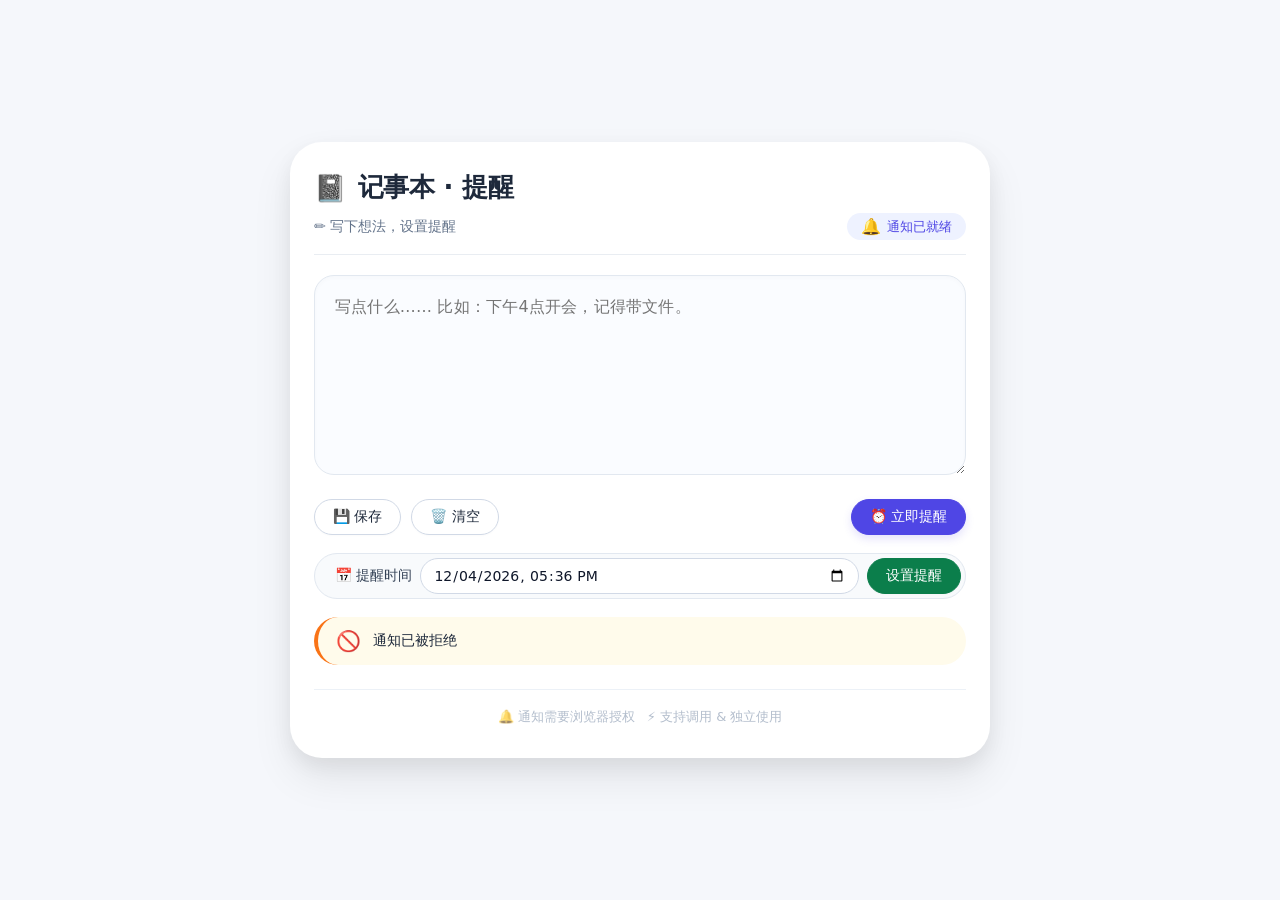
<file: noted.html>
<!DOCTYPE html>
<html lang="zh">
<head>
    <meta charset="UTF-8">
    <meta name="viewport" content="width=device-width, initial-scale=1.0">
    <title>📝 带通知的记事本</title>
    <!-- 简洁、干净、移动友好的样式 -->
    <style>
        * {
            margin: 0;
            padding: 0;
            box-sizing: border-box;
            font-family: system-ui, -apple-system, 'Segoe UI', Roboto, 'Helvetica Neue', sans-serif;
        }
        body {
            background: #f5f7fb;
            min-height: 100vh;
            display: flex;
            justify-content: center;
            align-items: center;
            padding: 20px;
            margin: 0;
        }
        .notebook {
            max-width: 700px;
            width: 100%;
            background: white;
            border-radius: 32px;
            box-shadow: 0 20px 40px rgba(0,0,0,0.08), 0 8px 20px rgba(0,0,0,0.06);
            padding: 28px 24px 32px;
            transition: box-shadow 0.2s;
        }
        .notebook:hover {
            box-shadow: 0 24px 48px rgba(0,0,0,0.12);
        }
        h1 {
            display: flex;
            align-items: center;
            gap: 12px;
            font-size: 26px;
            font-weight: 600;
            color: #1e293b;
            letter-spacing: -0.3px;
            margin-bottom: 8px;
        }
        .subhead {
            display: flex;
            justify-content: space-between;
            align-items: center;
            margin-bottom: 20px;
            color: #64748b;
            font-size: 14px;
            border-bottom: 1px solid #e9edf2;
            padding-bottom: 14px;
            flex-wrap: wrap;
            gap: 8px 12px;
        }
        .subhead .badge {
            background: #eef2ff;
            color: #4f46e5;
            padding: 4px 14px;
            border-radius: 40px;
            font-weight: 500;
            font-size: 13px;
            display: inline-flex;
            align-items: center;
            gap: 6px;
        }
        .subhead .badge i {
            font-style: normal;
            font-size: 16px;
        }
        textarea {
            width: 100%;
            border: 1px solid #e2e8f0;
            border-radius: 20px;
            padding: 18px 20px;
            font-size: 16px;
            line-height: 1.6;
            resize: vertical;
            min-height: 200px;
            background: #fafcff;
            transition: 0.2s;
            color: #0f172a;
            letter-spacing: 0.2px;
            box-shadow: inset 0 2px 4px rgba(0,0,0,0.02);
        }
        textarea:focus {
            outline: 2px solid #818cf8;
            outline-offset: 2px;
            border-color: transparent;
            background: white;
        }
        .toolbar {
            display: flex;
            flex-wrap: wrap;
            gap: 12px 16px;
            margin-top: 20px;
            align-items: center;
            justify-content: space-between;
        }
        .left-actions {
            display: flex;
            flex-wrap: wrap;
            gap: 10px;
        }
        .btn {
            background: white;
            border: 1px solid #d1d9e6;
            padding: 8px 18px;
            border-radius: 40px;
            font-weight: 500;
            font-size: 14px;
            color: #1e293b;
            cursor: pointer;
            display: inline-flex;
            align-items: center;
            gap: 8px;
            transition: all 0.15s;
            background: #f8fafc;
            box-shadow: 0 1px 2px rgba(0,0,0,0.02);
        }
        .btn-primary {
            background: #4f46e5;
            border: 1px solid #4f46e5;
            color: white;
            box-shadow: 0 4px 8px rgba(79, 70, 229, 0.15);
        }
        .btn-primary:hover {
            background: #4338ca;
            border-color: #4338ca;
            transform: scale(0.97);
        }
        .btn-outline {
            background: transparent;
            border: 1px solid #d1d9e6;
        }
        .btn-outline:hover {
            background: #f1f5f9;
            border-color: #b0c0d4;
        }
        .btn-success {
            background: #0b7e4b;
            border: 1px solid #0b7e4b;
            color: white;
        }
        .btn-success:hover {
            background: #0a6a3e;
            border-color: #0a6a3e;
        }
        .btn:active {
            transform: scale(0.96);
        }
        .reminder-area {
            background: #f8fafc;
            border-radius: 60px;
            padding: 4px 4px 4px 20px;
            display: flex;
            flex-wrap: wrap;
            align-items: center;
            gap: 8px;
            border: 1px solid #e2e8f0;
            margin-top: 18px;
        }
        .reminder-area label {
            font-size: 14px;
            font-weight: 500;
            color: #334155;
            display: flex;
            align-items: center;
            gap: 6px;
        }
        .reminder-area input[type="datetime-local"] {
            border: none;
            padding: 8px 12px;
            border-radius: 40px;
            background: white;
            font-size: 14px;
            border: 1px solid #d1d9e6;
            flex: 1 1 160px;
            min-width: 140px;
            color: #0f172a;
        }
        .reminder-area input[type="datetime-local"]:focus {
            outline: 2px solid #818cf8;
            border-color: transparent;
        }
        .status-message {
            margin-top: 18px;
            padding: 12px 18px;
            border-radius: 60px;
            background: #f1f5f9;
            color: #1e293b;
            font-size: 14px;
            display: flex;
            align-items: center;
            gap: 12px;
            flex-wrap: wrap;
            border-left: 4px solid #94a3b8;
            transition: 0.2s;
        }
        .status-message .emoji {
            font-size: 20px;
        }
        .status-message .time {
            font-weight: 500;
            color: #0f172a;
        }
        .notification-badge {
            background: #fef9c3;
            color: #854d0e;
            padding: 2px 12px;
            border-radius: 40px;
            font-size: 13px;
            font-weight: 500;
        }
        .footer-credit {
            margin-top: 24px;
            font-size: 13px;
            color: #94a3b8;
            text-align: center;
            border-top: 1px solid #ecf1f7;
            padding-top: 18px;
            display: flex;
            justify-content: center;
            gap: 12px;
            flex-wrap: wrap;
        }
        .footer-credit span {
            opacity: 0.7;
        }
        /* 适配小屏 */
        @media (max-width: 480px) {
            .notebook { padding: 20px 16px; }
            .toolbar { flex-direction: column; align-items: stretch; }
            .left-actions { justify-content: center; }
            .reminder-area { flex-direction: column; align-items: stretch; padding: 16px; border-radius: 28px; }
            .reminder-area label { justify-content: center; }
        }
    </style>
</head>
<body>
    <div class="notebook" id="notebookApp">
        <h1>
            <span>📓</span> 记事本 · 提醒
        </h1>
        <div class="subhead">
            <span>✏️ 写下想法，设置提醒</span>
            <span class="badge"><i>🔔</i> 通知已就绪</span>
        </div>

        <!-- 主要文本区域 -->
        <textarea id="noteContent" placeholder="写点什么…… 比如：下午4点开会，记得带文件。"></textarea>

        <!-- 工具栏 -->
        <div class="toolbar">
            <div class="left-actions">
                <button class="btn btn-outline" id="saveNoteBtn">💾 保存</button>
                <button class="btn btn-outline" id="clearNoteBtn">🗑️ 清空</button>
            </div>
            <div>
                <button class="btn btn-primary" id="remindNowBtn">⏰ 立即提醒</button>
            </div>
        </div>

        <!-- 提醒设置区域 -->
        <div class="reminder-area">
            <label for="reminderTime">📅 提醒时间</label>
            <input type="datetime-local" id="reminderTime" value="">
            <button class="btn btn-success" id="setReminderBtn">设置提醒</button>
        </div>

        <!-- 状态 / 通知预览 -->
        <div class="status-message" id="statusMessage">
            <span class="emoji">💬</span>
            <span>状态: 就绪 · 可设置提醒</span>
        </div>

        <div class="footer-credit">
            <span>🔔 通知需要浏览器授权</span>
            <span>⚡ 支持调用 & 独立使用</span>
        </div>
    </div>

    <script>
        (function() {
            "use strict";

            // ---------- DOM 引用 ----------
            const noteTextarea = document.getElementById('noteContent');
            const saveBtn = document.getElementById('saveNoteBtn');
            const clearBtn = document.getElementById('clearNoteBtn');
            const remindNowBtn = document.getElementById('remindNowBtn');
            const setReminderBtn = document.getElementById('setReminderBtn');
            const reminderInput = document.getElementById('reminderTime');
            const statusDiv = document.getElementById('statusMessage');

            // ---------- 存储键名 ----------
            const STORAGE_KEY = 'notebook_content';

            // ---------- 工具函数: 显示状态 ----------
            function setStatus(emoji, text, isImportant = false) {
                statusDiv.innerHTML = `<span class="emoji">${emoji}</span><span>${text}</span>`;
                if (isImportant) {
                    statusDiv.style.borderLeftColor = '#f97316';
                    statusDiv.style.background = '#fffbeb';
                } else {
                    statusDiv.style.borderLeftColor = '#94a3b8';
                    statusDiv.style.background = '#f1f5f9';
                }
            }

            // ---------- 加载保存的笔记 ----------
            function loadNote() {
                try {
                    const saved = localStorage.getItem(STORAGE_KEY);
                    if (saved) {
                        noteTextarea.value = saved;
                        setStatus('📂', '已加载保存的笔记');
                    } else {
                        setStatus('📝', '空笔记 · 可以开始写了');
                    }
                } catch (e) {
                    // 忽略
                }
            }

            // ---------- 保存笔记 ----------
            function saveNote() {
                const content = noteTextarea.value;
                try {
                    localStorage.setItem(STORAGE_KEY, content);
                    setStatus('💾', '笔记已保存到本地');
                } catch (e) {
                    setStatus('❌', '保存失败，存储空间可能已满');
                }
            }

            // ---------- 清空笔记 (同时清除存储) ----------
            function clearNote() {
                if (noteTextarea.value.trim() === '' && !localStorage.getItem(STORAGE_KEY)) {
                    setStatus('🧹', '已经是空笔记了');
                    return;
                }
                if (confirm('确定要清空笔记内容吗？')) {
                    noteTextarea.value = '';
                    try {
                        localStorage.removeItem(STORAGE_KEY);
                        setStatus('🗑️', '笔记已清空');
                    } catch (e) {
                        setStatus('⚠️', '清空失败');
                    }
                }
            }

            // ---------- 发送浏览器通知 (核心) ----------
            function sendNotification(title, body, tag = 'notebook-reminder') {
                // 如果浏览器不支持 Notification API
                if (!("Notification" in window)) {
                    setStatus('⚠️', '此浏览器不支持桌面通知', true);
                    return false;
                }

                // 检查权限状态
                if (Notification.permission === 'granted') {
                    // 权限已授权 —— 直接发送
                    try {
                        const notification = new Notification(title, {
                            body: body,
                            tag: tag,          // 防止重复通知
                            icon: '📓',        // 某些浏览器会显示
                            silent: false,
                        });
                        // 点击通知聚焦窗口 (可选)
                        notification.onclick = function() {
                            window.focus();
                            this.close();
                        };
                        setStatus('🔔', `通知已发送: “${title}”`, false);
                        return true;
                    } catch (e) {
                        setStatus('❌', '通知发送失败: ' + e.message, true);
                        return false;
                    }
                } else if (Notification.permission === 'denied') {
                    // 用户已拒绝权限
                    setStatus('🚫', '通知权限被拒绝，请在浏览器设置中开启', true);
                    return false;
                } else {
                    // 未授权 (默认) —— 请求权限
                    setStatus('⏳', '请求通知权限...', false);
                    Notification.requestPermission().then(permission => {
                        if (permission === 'granted') {
                            // 权限授予后重新发送
                            sendNotification(title, body, tag);
                        } else {
                            setStatus('🚫', '通知权限被拒绝', true);
                        }
                    }).catch(() => {
                        setStatus('⚠️', '无法请求通知权限', true);
                    });
                    return false; // 异步处理
                }
            }

            // ---------- 获取当前笔记内容 (若空则给默认文本) ----------
            function getNoteContentOrFallback() {
                const content = noteTextarea.value.trim();
                return content || '（当前笔记为空，请添加内容）';
            }

            // ---------- 提醒: 立即提醒 (使用当前笔记内容) ----------
            function remindNow() {
                const content = getNoteContentOrFallback();
                const title = '📌 记事本提醒';
                const body = content.length > 60 ? content.slice(0, 60) + '…' : content;
                sendNotification(title, body, 'immediate-reminder');
                // 额外状态提示
                setStatus('⏰', '已触发立即提醒 (检查通知)', false);
            }

            // ---------- 设置定时提醒 (基于 datetime-local) ----------
            function setReminder() {
                const rawValue = reminderInput.value;
                if (!rawValue) {
                    setStatus('⚠️', '请先选择日期和时间', true);
                    return;
                }

                const targetDate = new Date(rawValue);
                if (isNaN(targetDate.getTime())) {
                    setStatus('⚠️', '无效的日期时间', true);
                    return;
                }

                const now = new Date();
                const diffMs = targetDate.getTime() - now.getTime();

                if (diffMs <= 0) {
                    setStatus('⏳', '提醒时间必须是将来的时间', true);
                    return;
                }

                // 获取笔记内容
                const content = getNoteContentOrFallback();
                const title = `⏰ 记事本提醒 (${targetDate.toLocaleTimeString()})`;
                const body = content.length > 60 ? content.slice(0, 60) + '…' : content;

                // 显示“定时器已设”状态
                const timeStr = targetDate.toLocaleString();
                setStatus('⏲️', `提醒已设定在 ${timeStr}`, false);

                // 设置定时器 (setTimeout)
                const timerId = setTimeout(() => {
                    // 到达提醒时间，发送通知
                    const nowAgain = new Date();
                    const titleAtTime = `🔔 提醒时间到 (${nowAgain.toLocaleTimeString()})`;
                    sendNotification(titleAtTime, body, 'scheduled-reminder');
                    setStatus('✅', `提醒已触发 (${nowAgain.toLocaleTimeString()})`, false);
                }, diffMs);

                // 保存timerId到全局以便调试 (但不用取消)
                window._lastReminderTimer = timerId;

                // 额外: 如果超时较长，给个提示（但无需额外操作）
                if (diffMs > 60000) {
                    // 大于1分钟显示更友好的提示
                    const minutes = Math.floor(diffMs / 60000);
                    const seconds = Math.floor((diffMs % 60000) / 1000);
                    setStatus('⏲️', `提醒已设定 (${minutes}分${seconds}秒后)`, false);
                }
            }

            // ---------- 自动请求通知权限 (页面加载时温和请求) ----------
            function requestNotificationPermissionOnLoad() {
                if (!("Notification" in window)) {
                    // 不支持通知
                    setStatus('ℹ️', '浏览器不支持桌面通知', false);
                    return;
                }
                if (Notification.permission === 'default') {
                    // 仅当未决定时，静默请求 (不强制弹窗)
                    Notification.requestPermission().then(perm => {
                        if (perm === 'granted') {
                            setStatus('✅', '通知权限已获得', false);
                        } else if (perm === 'denied') {
                            setStatus('🚫', '通知权限被拒绝', true);
                        }
                    }).catch(() => {});
                } else if (Notification.permission === 'granted') {
                    setStatus('🔔', '通知权限已就绪', false);
                } else if (Notification.permission === 'denied') {
                    setStatus('🚫', '通知已被拒绝', true);
                }
            }

            // ---------- 额外: 对外暴露接口 (方便主HTML调用) ----------
            // 将整个组件的方法挂载到全局，方便外部调用。
            // 主HTML可以通过 window.NoteBook 访问。
            window.NoteBook = {
                // 保存笔记
                save: saveNote,
                // 清空笔记
                clear: clearNote,
                // 立即提醒 (会读取当前笔记内容)
                remind: remindNow,
                // 设定提醒 (需要传入日期时间字符串? 但为了简单，暴露setReminder)
                setReminder: setReminder,
                // 获取笔记内容
                getContent: () => noteTextarea.value,
                // 设置笔记内容 (方便外部注入)
                setContent: (text) => {
                    noteTextarea.value = text;
                    setStatus('📥', '内容已更新 (外部调用)');
                },
                // 获取当前状态 (调试)
                getStatus: () => statusDiv.innerText,
                // 请求通知权限
                requestPermission: () => {
                    if ("Notification" in window) {
                        Notification.requestPermission().then(p => {
                            if (p === 'granted') setStatus('✅', '权限已授予', false);
                        });
                    }
                }
            };

            // ---------- 事件绑定 ----------
            saveBtn.addEventListener('click', saveNote);
            clearBtn.addEventListener('click', clearNote);
            remindNowBtn.addEventListener('click', remindNow);
            setReminderBtn.addEventListener('click', setReminder);

            // 额外: 保存快捷键 (Ctrl+S)
            document.addEventListener('keydown', function(e) {
                if ((e.ctrlKey || e.metaKey) && e.key === 's') {
                    e.preventDefault();
                    saveNote();
                }
            });

            // 设置默认日期时间为当前时间+10分钟 (方便演示)
            function setDefaultReminderTime() {
                const now = new Date();
                now.setMinutes(now.getMinutes() + 10);
                const year = now.getFullYear();
                const month = String(now.getMonth() + 1).padStart(2, '0');
                const day = String(now.getDate()).padStart(2, '0');
                const hours = String(now.getHours()).padStart(2, '0');
                const minutes = String(now.getMinutes()).padStart(2, '0');
                const defaultDateTime = `${year}-${month}-${day}T${hours}:${minutes}`;
                reminderInput.value = defaultDateTime;
            }

            // ---------- 初始化 ----------
            loadNote();
            setDefaultReminderTime();
            // 请求通知权限 (温和)
            requestNotificationPermissionOnLoad();

            // 附加: 若页面可见性变化，可忽略，但保持干净
            console.log('📓 记事本已启动，可通过 window.NoteBook 调用');
            console.log('示例: window.NoteBook.remind() 或 window.NoteBook.setContent("新内容")');

        })();
    </script>
</body>
</html>
</file>
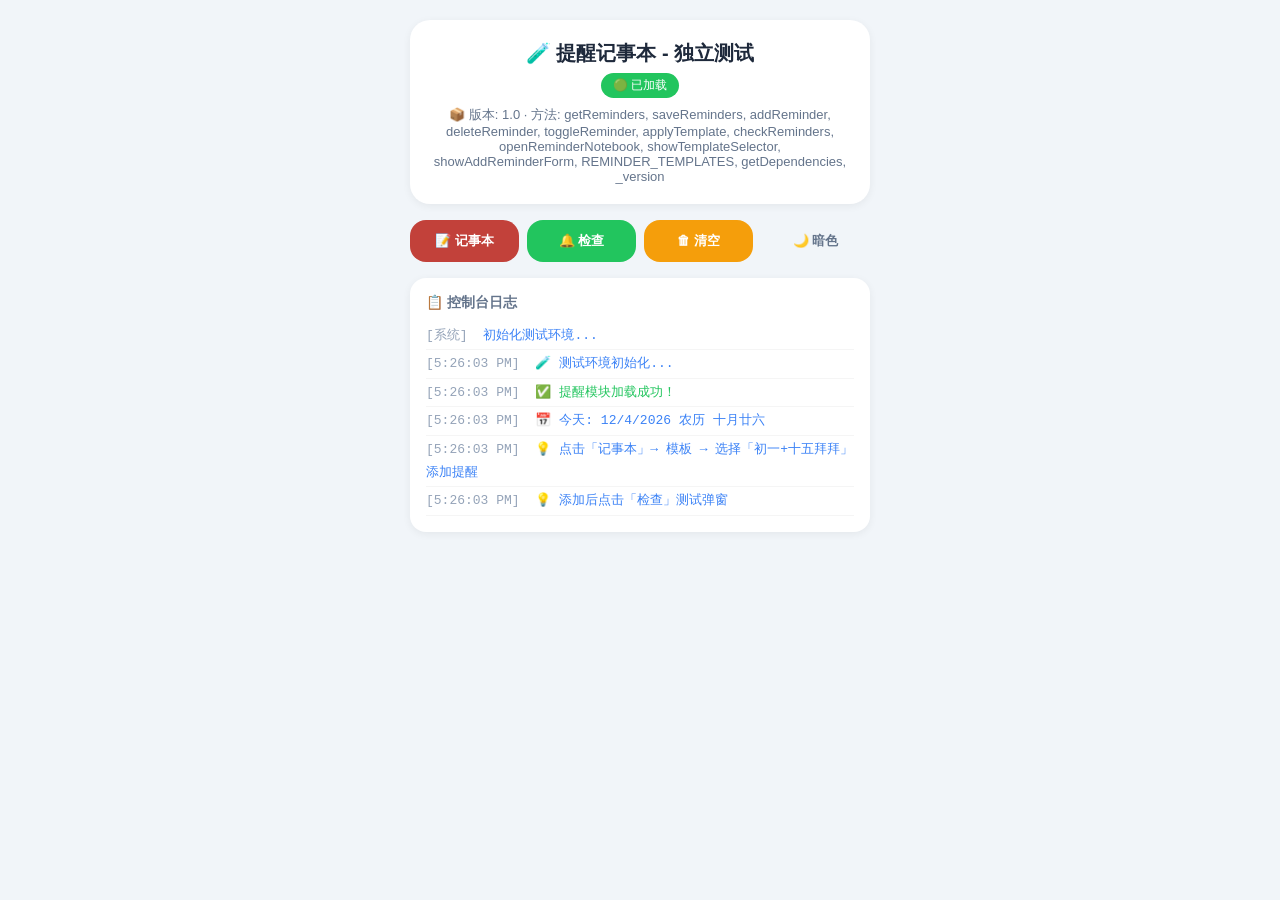
<file: modules/test-reminder.html>
<!DOCTYPE html>
<html lang="zh">
<head>
    <meta charset="UTF-8">
    <meta name="viewport" content="width=device-width, initial-scale=1.0">
    <title>🧪 提醒记事本 - 独立测试</title>
    <style>
        * { margin: 0; padding: 0; box-sizing: border-box; }
        body {
            font-family: -apple-system, BlinkMacSystemFont, 'Segoe UI', Roboto, sans-serif;
            padding: 20px;
            max-width: 500px;
            margin: 0 auto;
            background: #f1f5f9;
            transition: background 0.2s;
        }
        .test-header {
            background: white;
            border-radius: 20px;
            padding: 20px;
            margin-bottom: 16px;
            box-shadow: 0 2px 8px rgba(0,0,0,0.06);
            text-align: center;
            transition: background 0.2s;
        }
        .test-header h1 { font-size: 20px; color: #1e293b; }
        .test-header .badge {
            display: inline-block;
            background: #22c55e;
            color: white;
            padding: 4px 12px;
            border-radius: 20px;
            font-size: 12px;
            margin-top: 6px;
        }
        .test-header .status {
            font-size: 13px;
            color: #64748b;
            margin-top: 8px;
        }
        .test-tools {
            display: flex;
            gap: 8px;
            flex-wrap: wrap;
            margin-bottom: 16px;
        }
        .test-tools button {
            flex: 1;
            min-width: 70px;
            padding: 12px 12px;
            border: none;
            border-radius: 16px;
            font-size: 13px;
            font-weight: 600;
            cursor: pointer;
            transition: transform 0.15s, opacity 0.15s;
        }
        .test-tools button:active { transform: scale(0.96); }
        .btn-primary { background: #c2413a; color: white; }
        .btn-success { background: #22c55e; color: white; }
        .btn-warning { background: #f59e0b; color: white; }
        .btn-outline { background: transparent; border: 2px solid #94a3b8; color: #64748b; }
        .btn-outline:hover { background: #f1f5f9; }

        .test-log {
            background: white;
            border-radius: 16px;
            padding: 16px;
            box-shadow: 0 2px 8px rgba(0,0,0,0.06);
            transition: background 0.2s;
        }
        .test-log h3 { font-size: 14px; color: #64748b; margin-bottom: 10px; }
        #logContainer {
            max-height: 280px;
            overflow-y: auto;
            font-size: 13px;
            font-family: 'Courier New', monospace;
            line-height: 1.8;
        }
        .log-entry { padding: 2px 0; border-bottom: 1px solid rgba(0,0,0,0.04); }
        .log-entry .time { color: #94a3b8; margin-right: 8px; }
        .log-entry.success { color: #22c55e; }
        .log-entry.error { color: #ef4444; }
        .log-entry.info { color: #3b82f6; }
        .log-entry.warning { color: #f59e0b; }

        .toast-container {
            position: fixed;
            bottom: 20px;
            left: 50%;
            transform: translateX(-50%);
            z-index: 99999;
            pointer-events: none;
        }
        .toast {
            background: #1e293b;
            color: white;
            padding: 8px 18px;
            border-radius: 32px;
            font-size: 14px;
            animation: fadeInOut 2s ease;
            box-shadow: 0 4px 12px rgba(0,0,0,0.15);
        }
        @keyframes fadeInOut {
            0% { opacity: 0; transform: translateY(10px); }
            15% { opacity: 1; transform: translateY(0); }
            85% { opacity: 1; transform: translateY(0); }
            100% { opacity: 0; transform: translateY(-10px); }
        }
        @keyframes fadeIn { from { opacity: 0; } to { opacity: 1; } }
        @keyframes slideUp { from { opacity: 0; transform: translateY(20px); } to { opacity: 1; transform: translateY(0); } }

        body.dark-mode {
            background: #0f172a;
        }
        body.dark-mode .test-header,
        body.dark-mode .test-log {
            background: #1e293b;
        }
        body.dark-mode .test-header h1 {
            color: #f1f5f9;
        }
        body.dark-mode .log-entry {
            color: #e2e8f0;
            border-bottom-color: rgba(255,255,255,0.05);
        }
        .modal-close { background: none; border: none; font-size: 20px; cursor: pointer; color: #64748b; }
        .close-btn { width: 100%; background: #f1f5f9; border: none; padding: 10px; border-radius: 28px; cursor: pointer; font-size: 14px; }
        body.dark-mode .close-btn { background: rgba(255,255,255,0.1); color: #e2e8f0; }
    </style>
</head>
<body>

    <div class="test-header">
        <h1>🧪 提醒记事本 - 独立测试</h1>
        <div class="badge" id="moduleStatus">⏳ 加载中...</div>
        <div class="status" id="moduleInfo">等待模块加载...</div>
    </div>

    <div class="test-tools">
        <button class="btn-primary" id="openNotebookBtn">📝 记事本</button>
        <button class="btn-success" id="checkRemindersBtn">🔔 检查</button>
        <button class="btn-warning" id="clearDataBtn">🗑 清空</button>
        <button class="btn-outline" id="toggleDarkBtn">🌙 暗色</button>
    </div>

    <div class="test-log">
        <h3>📋 控制台日志</h3>
        <div id="logContainer">
            <div class="log-entry info"><span class="time">[系统]</span> 初始化测试环境...</div>
        </div>
    </div>

    <div class="toast-container" id="toastContainer"></div>

    <script>
    // ============================================================
    // 1. 定义所有依赖
    // ============================================================

    // ----- Lunar 农历模块 -----
    const Lunar = (function() {
        const lunarInfo = [
            0x04bd8,0x04ae0,0x0a570,0x054d5,0x0d260,0x0d950,0x16554,0x056a0,0x09ad0,0x055d2,
            0x04ae0,0x0a5b6,0x0a4d0,0x0d250,0x1d255,0x0b540,0x0d6a0,0x0ada2,0x095b0,0x14977,
            0x04970,0x0a4b0,0x0b4b5,0x06a50,0x06d40,0x1ab54,0x02b60,0x09570,0x052f2,0x04970,
            0x06566,0x0d4a0,0x0ea50,0x06e95,0x05ad0,0x02b60,0x186e3,0x092e0,0x1c8d7,0x0c950,
            0x0d4a0,0x1d8a6,0x0b550,0x056a0,0x1a5b4,0x025d0,0x092d0,0x0d2b2,0x0a950,0x0b557,
            0x06ca0,0x0b550,0x15355,0x04da0,0x0a5b0,0x14573,0x052b0,0x0a9a8,0x0e950,0x06aa0,
            0x0aea6,0x0ab50,0x04b60,0x0aae4,0x0a570,0x05260,0x0f263,0x0d950,0x05b57,0x056a0,
            0x096d0,0x04dd5,0x04ad0,0x0a4d0,0x0d4d4,0x0d250,0x0d558,0x0b540,0x0b6a0,0x195a6,
            0x095b0,0x049b0,0x0a974,0x0a4b0,0x0b27a,0x06a50,0x06d40,0x0af46,0x0ab60,0x09570,
            0x04af5,0x04970,0x064b0,0x074a3,0x0ea50,0x06b58,0x055c0,0x0ab60,0x096d5,0x092e0,
            0x0c960,0x0d954,0x0d4a0,0x0da50,0x07552,0x056a0,0x0abb7,0x025d0,0x092d0,0x0cab5,
            0x0a950,0x0b4a0,0x0baa4,0x0ad50,0x055d9,0x04ba0,0x0a5b0,0x15176,0x052b0,0x0a930,
            0x07954,0x06aa0,0x0ad50,0x05b52,0x04b60,0x0a6e6,0x0a4e0,0x0d260,0x0ea65,0x0d530,
            0x05aa0,0x076a3,0x096d0,0x04afb,0x04ad0,0x0a4d0,0x1d0b6,0x0d250,0x0d520,0x0dd45,
            0x0b5a0,0x056d0,0x055b2,0x049b0,0x0a577,0x0a4b0,0x0aa50,0x1b255,0x06d20,0x0ada0,
            0x14b63,0x09370,0x049f8,0x04970,0x064b0,0x168a6,0x0ea50,0x06b20,0x1a6c4,0x0aae0,
            0x092e0,0x0d2e3,0x0c960,0x0d557,0x0d4a0,0x0da50,0x05d55,0x056a0,0x0a6d0,0x055d4,
            0x052d0,0x0a9b8,0x0a950,0x0b4a0,0x0b6a6,0x0ad50,0x055a0,0x0aba4,0x0a5b0,0x052b0,
            0x0b273,0x06930,0x07337,0x06aa0,0x0ad50,0x14b55,0x04b60,0x0a570,0x054e4,0x0d160,
            0x0e968,0x0d520,0x0daa0,0x16aa6,0x056d0,0x04ae0,0x0a9d4,0x0a2d0,0x0d150,0x0f252,
            0x0d520
        ];
        const monthNames = ['正','二','三','四','五','六','七','八','九','十','冬','腊'];
        const dayNames = ['初一','初二','初三','初四','初五','初六','初七','初八','初九','初十',
                         '十一','十二','十三','十四','十五','十六','十七','十八','十九','二十',
                         '廿一','廿二','廿三','廿四','廿五','廿六','廿七','廿八','廿九','三十'];

        function getLeapMonth(y) { return lunarInfo[y-1900] & 0xf; }
        function getLeapDays(y) { return getLeapMonth(y) ? ((lunarInfo[y-1900] & 0x10000) ? 30 : 29) : 0; }
        function getMonthDays(y,m) { return (lunarInfo[y-1900] & (0x10000 >> m)) ? 30 : 29; }
        function getYearDays(y) { let s=348; for(let i=0x8000; i>0x8; i>>=1) s += (lunarInfo[y-1900] & i) ? 1 : 0; return s + getLeapDays(y); }

        function solarToLunarFromYMD(year, month, day) {
            let offset = 0;
            for (let y = 1900; y < year; y++) { offset += 365 + (((y%4===0&&y%100!==0)||(y%400===0)) ? 1 : 0); }
            const md = [31,28,31,30,31,30,31,31,30,31,30,31];
            if ((year%4===0&&year%100!==0)||(year%400===0)) md[1] = 29;
            for (let m = 1; m < month; m++) offset += md[m-1];
            offset += day - 31;
            
            let lunarYear = 1900, days = getYearDays(lunarYear);
            while (offset >= days) { offset -= days; lunarYear++; days = getYearDays(lunarYear); }
            
            let lunarMonth = 1, isLeap = false, leapMonth = getLeapMonth(lunarYear);
            for (let m = 1; m <= 12; m++) {
                let d;
                if (leapMonth > 0 && m === leapMonth + 1 && !isLeap) {
                    isLeap = true; m--; d = getLeapDays(lunarYear);
                } else { d = getMonthDays(lunarYear, m); }
                if (offset < d) { lunarMonth = m; break; }
                offset -= d;
                if (leapMonth === m && isLeap) isLeap = false;
            }
            return {
                year: lunarYear, month: lunarMonth, day: offset + 1,
                isLeap: isLeap,
                monthName: (isLeap ? '闰' : '') + monthNames[lunarMonth - 1],
                dayName: dayNames[offset]
            };
        }
        return { solarToLunarFromYMD };
    })();

    // ----- dbManager (localStorage 模拟) -----
    const dbManager = {
        async get(store, key) {
            const data = localStorage.getItem(`test_${key}`);
            return data ? { value: JSON.parse(data) } : null;
        },
        async put(store, item) {
            localStorage.setItem(`test_${item.key}`, JSON.stringify(item.value));
        },
        async delete(store, key) {
            localStorage.removeItem(`test_${key}`);
        },
        async clear(store) {
            Object.keys(localStorage).filter(k => k.startsWith('test_')).forEach(k => localStorage.removeItem(k));
        }
    };

    // ----- modalManager (简单弹窗) -----
    function createModal(title, bodyHtml, footerHtml) {
        const overlay = document.createElement('div');
        const isDark = document.body.classList.contains('dark-mode');
        const cardBg = isDark ? '#1e293b' : '#ffffff';
        const textColor = isDark ? '#f1f5f9' : '#1e293b';
        const borderColor = isDark ? 'rgba(255,255,255,0.1)' : 'rgba(0,0,0,0.1)';

        overlay.style.cssText = `
            position:fixed; top:0; left:0; width:100%; height:100%;
            background:rgba(0,0,0,0.5); display:flex; align-items:center;
            justify-content:center; z-index:9999; animation:fadeIn 0.2s ease;
        `;
        overlay.innerHTML = `
            <div style="background:${cardBg}; border-radius:28px; width:92%; max-width:400px;
                        max-height:85vh; overflow:hidden; display:flex; flex-direction:column;
                        box-shadow:0 20px 35px rgba(0,0,0,0.2); animation:slideUp 0.2s ease;">
                <div style="display:flex; justify-content:space-between; align-items:center;
                            padding:16px 20px; border-bottom:1px solid ${borderColor};">
                    <h3 style="font-size:18px; font-weight:600; margin:0; color:${textColor};">${title}</h3>
                    <button class="modal-close" style="background:none; border:none; font-size:20px; cursor:pointer; color:#64748b;">✕</button>
                </div>
                <div style="flex:1; overflow-y:auto; padding:16px 20px; -webkit-overflow-scrolling:touch;">
                    ${bodyHtml}
                </div>
                <div style="padding:12px 20px; border-top:1px solid ${borderColor};">
                    ${footerHtml || '<button class="close-btn" style="width:100%;background:#f1f5f9;border:none;padding:10px;border-radius:28px;cursor:pointer;font-size:14px;">关闭</button>'}
                </div>
            </div>
        `;
        document.body.appendChild(overlay);
        overlay.querySelector('.modal-close').onclick = () => overlay.remove();
        overlay.onclick = (e) => { if (e.target === overlay) overlay.remove(); };
        return overlay;
    }

    const modalManager = {
        create: createModal,
        closeCurrent() { document.querySelectorAll('.modal-overlay, [style*="z-index: 9999"]').forEach(el => el.remove()); },
        close(modal) { if (modal && modal.parentNode) modal.remove(); }
    };

    // ----- 其他工具函数 -----
    function showToast(msg) {
        const container = document.getElementById('toastContainer');
        const toast = document.createElement('div');
        toast.className = 'toast';
        toast.textContent = msg;
        container.appendChild(toast);
        setTimeout(() => toast.remove(), 2000);
    }

    function escapeHtml(str) {
        if (!str) return '';
        return String(str).replace(/&/g,'&amp;').replace(/</g,'&lt;').replace(/>/g,'&gt;').replace(/"/g,'&quot;').replace(/'/g,'&#39;');
    }

    function t(key) { return { 'close': '关闭' }[key] || key; }

    const uiSettings = { expenseColor: '#c2413a', incomeColor: '#2dd4bf', darkMode: false };

    // ============================================================
    // 2. 暴露到全局
    // ============================================================
    window.Lunar = Lunar;
    window.dbManager = dbManager;
    window.modalManager = modalManager;
    window.showToast = showToast;
    window.escapeHtml = escapeHtml;
    window.t = t;
    window.uiSettings = uiSettings;

    // ============================================================
    // 3. 加载提醒模块
    // ============================================================
    const logContainer = document.getElementById('logContainer');
    let moduleLoaded = false;

    function log(msg, type = 'info') {
        const time = new Date().toLocaleTimeString();
        const entry = document.createElement('div');
        entry.className = `log-entry ${type}`;
        entry.innerHTML = `<span class="time">[${time}]</span> ${msg}`;
        logContainer.appendChild(entry);
        logContainer.scrollTop = logContainer.scrollHeight;
        console.log(`[${type.toUpperCase()}]`, msg);
    }

    function loadReminderModule() {
        return new Promise((resolve, reject) => {
            const script = document.createElement('script');
            script.src = './reminder.js?' + Date.now();
            script.onload = function() {
                log('✅ 提醒模块加载成功！', 'success');
                if (typeof ReminderModule !== 'undefined') {
                    window.ReminderModule = ReminderModule;
                    moduleLoaded = true;
                    document.getElementById('moduleStatus').textContent = '🟢 已加载';
                    document.getElementById('moduleStatus').style.background = '#22c55e';
                    document.getElementById('moduleInfo').textContent = `📦 版本: 1.0 · 方法: ${Object.keys(ReminderModule).join(', ')}`;
                    resolve();
                } else if (window.ReminderModule) {
                    moduleLoaded = true;
                    document.getElementById('moduleStatus').textContent = '🟢 已加载';
                    document.getElementById('moduleStatus').style.background = '#22c55e';
                    resolve();
                } else {
                    log('⚠️ ReminderModule 未暴露到全局', 'error');
                    reject(new Error('模块未暴露'));
                }
            };
            script.onerror = function() {
                log('❌ 提醒模块加载失败！请检查 reminder.js 是否存在', 'error');
                document.getElementById('moduleStatus').textContent = '🔴 加载失败';
                document.getElementById('moduleStatus').style.background = '#ef4444';
                reject(new Error('加载失败'));
            };
            document.head.appendChild(script);
        });
    }

    // ============================================================
    // 4. 初始化
    // ============================================================
    document.addEventListener('DOMContentLoaded', async function() {
        log('🧪 测试环境初始化...', 'info');
        try {
            await loadReminderModule();
            const today = new Date();
            const lunar = Lunar.solarToLunarFromYMD(today.getFullYear(), today.getMonth() + 1, today.getDate());
            log(`📅 今天: ${today.toLocaleDateString()} 农历 ${lunar.monthName}月${lunar.dayName}`, 'info');
            log('💡 点击「记事本」→ 模板 → 选择「初一+十五拜拜」添加提醒', 'info');
            log('💡 添加后点击「检查」测试弹窗', 'info');
        } catch (e) {
            log('❌ 初始化失败: ' + e.message, 'error');
        }
    });

    // ============================================================
    // 5. 测试按钮
    // ============================================================
    document.getElementById('openNotebookBtn').onclick = function() {
        if (moduleLoaded && window.ReminderModule) {
            log('📝 打开提醒记事本...', 'info');
            window.ReminderModule.openReminderNotebook();
        } else {
            log('❌ 模块未加载，请刷新页面', 'error');
            showToast('⚠️ 请等待模块加载完成');
        }
    };

    document.getElementById('checkRemindersBtn').onclick = function() {
        if (moduleLoaded && window.ReminderModule) {
            log('🔔 手动检查提醒...', 'info');
            window.ReminderModule.checkReminders();
        } else {
            log('❌ 模块未加载，请刷新页面', 'error');
            showToast('⚠️ 请等待模块加载完成');
        }
    };

    document.getElementById('clearDataBtn').onclick = function() {
        if (confirm('确定要清空所有测试数据吗？')) {
            localStorage.clear();
            log('🗑 已清空所有测试数据', 'warning');
            showToast('✅ 已清空');
            logContainer.innerHTML = `<div class="log-entry info"><span class="time">[系统]</span> 数据已清空</div>`;
            // 重新加载模块
            moduleLoaded = false;
            document.getElementById('moduleStatus').textContent = '⏳ 重新加载...';
            document.getElementById('moduleStatus').style.background = '#f59e0b';
            loadReminderModule().then(() => {
                log('✅ 模块重新加载成功', 'success');
            }).catch(() => {
                log('❌ 重新加载失败', 'error');
            });
        }
    };

    let darkMode = false;
    document.getElementById('toggleDarkBtn').onclick = function() {
        darkMode = !darkMode;
        document.body.classList.toggle('dark-mode', darkMode);
        this.textContent = darkMode ? '☀️ 亮色' : '🌙 暗色';
        uiSettings.darkMode = darkMode;
        log(darkMode ? '🌙 切换到暗色模式' : '☀️ 切换到亮色模式', 'info');
    };
    </script>

</body>
</html>
</file>
